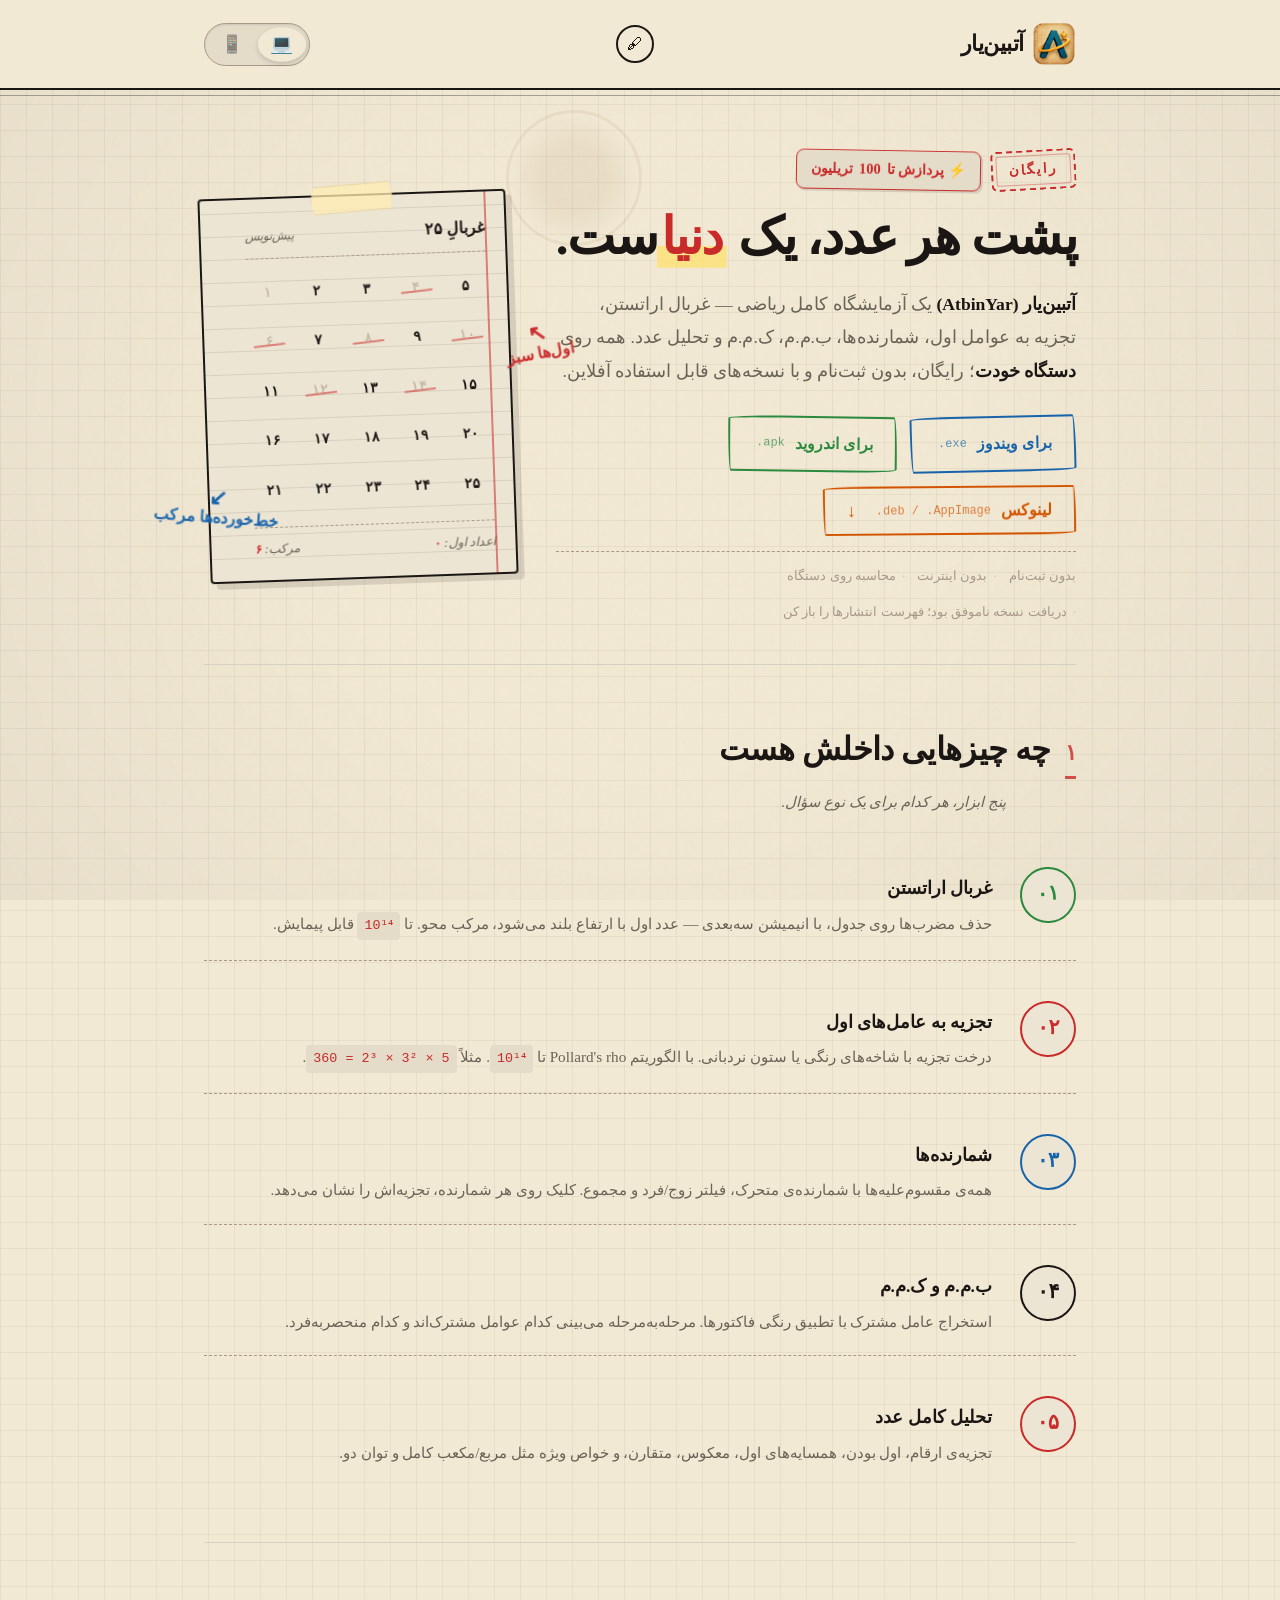
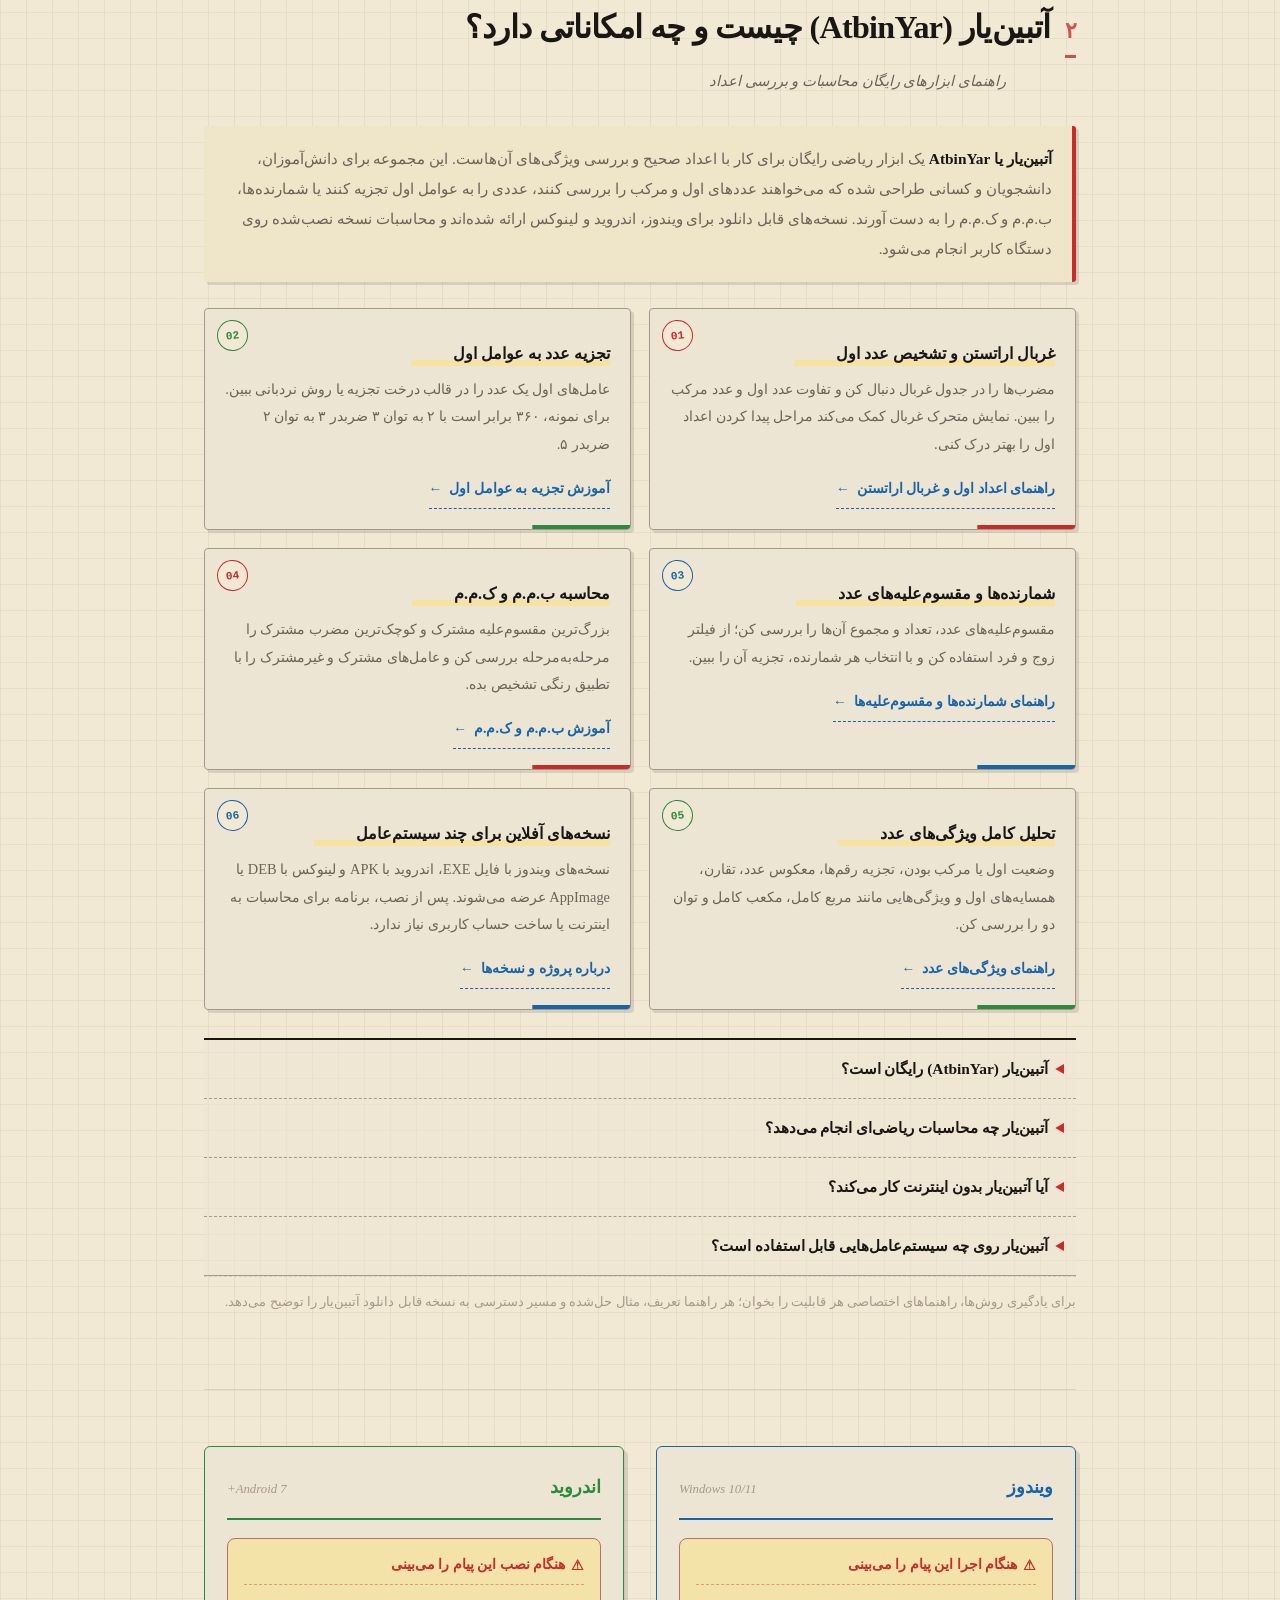
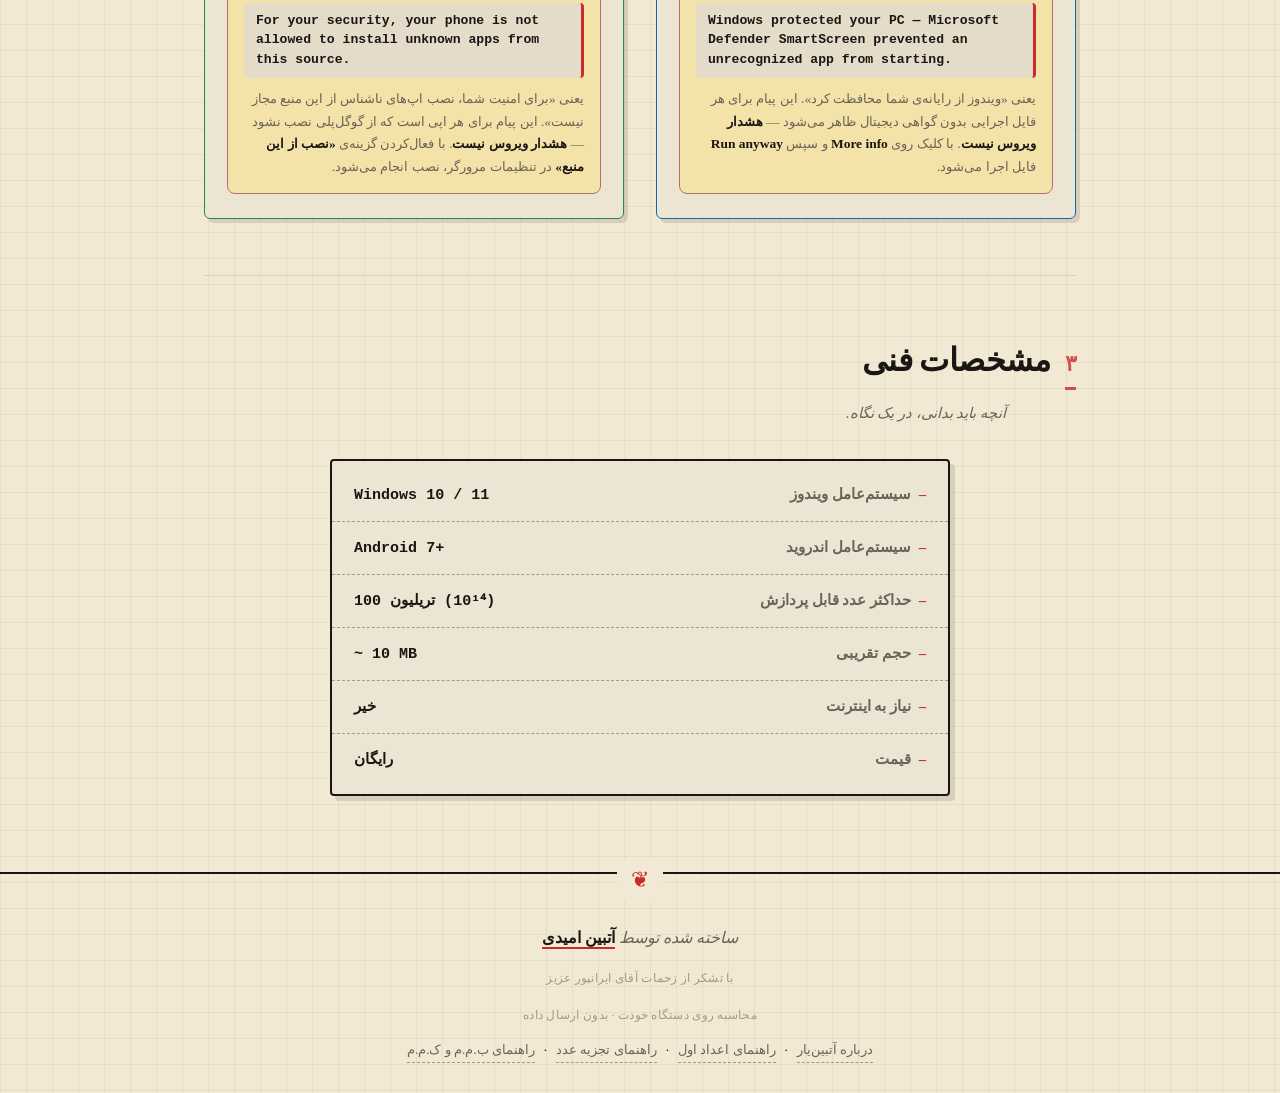
<file: index.html>
<!DOCTYPE html>
<html lang="fa" dir="rtl" data-mode="paper" data-view="desktop">
<head>
<meta charset="utf-8">
<meta name="viewport" content="width=device-width, initial-scale=1, viewport-fit=cover">
<title>آتبین‌یار (AtbinYar) | ابزار رایگان اعداد اول و تجزیه اعداد</title>
<meta name="description" content="آتبین‌یار (AtbinYar) ابزار رایگان ریاضی برای تشخیص اعداد اول، غربال اراتستن، تجزیه به عوامل اول، شمارنده‌ها، ب.م.م، ک.م.م و تحلیل عدد؛ با نسخه‌های آفلاین ویندوز، اندروید و لینوکس.">
<meta name="author" content="آتبین امیدی">
<meta name="robots" content="index, follow, max-image-preview:large, max-snippet:-1, max-video-preview:-1">
<link rel="canonical" href="https://atbinyar.ir/">
<meta name="theme-color" content="#071321">
<meta property="og:type" content="website">
<meta property="og:site_name" content="آتبین‌یار | AtbinYar">
<meta property="og:title" content="آتبین‌یار (AtbinYar) | ابزار رایگان اعداد اول و تجزیه اعداد">
<meta property="og:description" content="ابزار رایگان ریاضی برای اعداد اول، تجزیه عوامل اول، شمارنده‌ها، ب.م.م، ک.م.م و تحلیل عدد؛ نسخه‌های قابل دانلود برای Windows، Android و Linux.">
<meta property="og:url" content="https://atbinyar.ir/">
<meta property="og:locale" content="fa_IR">
<meta property="og:image" content="https://atbinyar.ir/assets/atbinyar-social.png">
<meta property="og:image:secure_url" content="https://atbinyar.ir/assets/atbinyar-social.png">
<meta property="og:image:type" content="image/png">
<meta property="og:image:width" content="1200">
<meta property="og:image:height" content="630">
<meta property="og:image:alt" content="آتبین‌یار AtbinYar، ابزار رایگان ریاضی برای اعداد اول و تجزیه اعداد">
<meta name="twitter:card" content="summary_large_image">
<meta name="twitter:title" content="آتبین‌یار (AtbinYar) | ابزار رایگان اعداد اول و تجزیه اعداد">
<meta name="twitter:description" content="غربال اراتستن، تجزیه عوامل اول، شمارنده‌ها، ب.م.م، ک.م.م و تحلیل عدد؛ با نسخه‌های آفلاین.">
<meta name="twitter:image" content="https://atbinyar.ir/assets/atbinyar-social.png">
<meta name="twitter:image:alt" content="آتبین‌یار، آزمایشگاه ریاضی دفترچه‌ای برای کار با اعداد">
<script type="application/ld+json">
{
  "@context": "https://schema.org",
  "@graph": [
    {
      "@type": "WebSite",
      "@id": "https://atbinyar.ir/#website",
      "url": "https://atbinyar.ir/",
      "name": "آتبین‌یار",
      "alternateName": [
        "AtbinYar",
        "آتبین یار"
      ],
      "inLanguage": "fa-IR",
      "publisher": {
        "@id": "https://atbinyar.ir/#creator"
      }
    },
    {
      "@type": "Person",
      "@id": "https://atbinyar.ir/#creator",
      "name": "آتبین امیدی"
    },
    {
      "@type": "WebPage",
      "@id": "https://atbinyar.ir/#webpage",
      "url": "https://atbinyar.ir/",
      "name": "آتبین‌یار (AtbinYar) | ابزار رایگان اعداد اول و تجزیه اعداد",
      "description": "معرفی قابلیت‌های آتبین‌یار، ابزار رایگان ریاضی برای تشخیص اعداد اول، تجزیه به عوامل اول، شمارنده‌ها، ب.م.م، ک.م.م و تحلیل عدد.",
      "inLanguage": "fa-IR",
      "isPartOf": {
        "@id": "https://atbinyar.ir/#website"
      },
      "mainEntity": {
        "@id": "https://atbinyar.ir/#application"
      },
      "primaryImageOfPage": {
        "@type": "ImageObject",
        "url": "https://atbinyar.ir/assets/atbinyar-social.png",
        "width": 1200,
        "height": 630
      }
    },
    {
      "@type": "SoftwareApplication",
      "@id": "https://atbinyar.ir/#application",
      "name": "آتبین‌یار",
      "alternateName": [
        "AtbinYar",
        "آتبین یار"
      ],
      "url": "https://atbinyar.ir/",
      "description": "ابزار رایگان ریاضی برای غربال اراتستن، تشخیص اعداد اول، تجزیه به عوامل اول، محاسبه شمارنده‌ها، ب.م.م و ک.م.م و تحلیل عدد. نسخه‌های نصب‌شده پس از دریافت و نصب، برای محاسبات به اینترنت نیاز ندارند.",
      "applicationCategory": "EducationalApplication",
      "operatingSystem": [
        "Windows 10",
        "Windows 11",
        "Android 7+",
        "Linux"
      ],
      "isAccessibleForFree": true,
      "inLanguage": "fa-IR",
      "softwareVersion": "1.15.0",
      "downloadUrl": "https://github.com/AtbeenLabs/MathLab-App/releases/latest",
      "author": {
        "@id": "https://atbinyar.ir/#creator"
      },
      "offers": {
        "@type": "Offer",
        "price": "0"
      },
      "featureList": [
        "غربال اراتستن و نمایش بصری اعداد اول و مرکب",
        "تجزیه عدد به عوامل اول با درخت تجزیه یا روش نردبانی",
        "فهرست شمارنده‌ها و مقسوم‌علیه‌ها، فیلتر زوج و فرد و محاسبه مجموع",
        "محاسبه مرحله‌به‌مرحله بزرگ‌ترین مقسوم‌علیه مشترک (ب.م.م) و کوچک‌ترین مضرب مشترک (ک.م.م)",
        "تحلیل عدد شامل تجزیه ارقام، معکوس عدد، تقارن، همسایه‌های اول، مربع کامل، مکعب کامل و توان دو",
        "نسخه‌های قابل دانلود برای ویندوز، اندروید و لینوکس",
        "اجرای نسخه‌های نصب‌شده بدون اینترنت و پردازش روی دستگاه کاربر"
      ]
    }
  ]
}
</script>

<link rel="icon" type="image/png" sizes="512x512" href="/favicon.png?v=3">
<link rel="apple-touch-icon" href="/icon_maskable_512.png?v=3">
<link rel="apple-touch-icon" href="/logo.png">
<link rel="preconnect" href="https://fonts.googleapis.com">
<link rel="preconnect" href="https://fonts.gstatic.com" crossorigin>
<link rel="stylesheet" href="https://fonts.googleapis.com/css2?family=Estedad:wght@300;400;500;600;700;800;900&family=Caveat:wght@400;700&display=swap">
<style>
:root[data-mode="paper"]{
  --bg:#f2e9d4;--surface:#ede5d3;--surface-2:#e4dbc9;
  --ink:#1a1614;--ink-mut:#6b6258;--ink-dim:#a89888;
  --red:#c92a2a;--blue:#1864ab;--green:#2b8a3e;--orange:#d35400;
  --line:#d8d0be;--line-strong:#a89888;
  --grid:rgba(26,22,20,.05);
  --highlight:rgba(255,224,102,.7);
  --shadow:rgba(26,22,20,.12);
  --tape:rgba(255,236,179,.75);
  --tape-border:rgba(200,180,130,.4);
  --coffee:rgba(139,90,43,.08);
}
:root[data-mode="chalk"]{
  --bg:#1a2820;--surface:#1c3323;--surface-2:#24432c;
  --ink:#e8e8d8;--ink-mut:#a8a890;--ink-dim:#6b7060;
  --red:#e57c7c;--blue:#6ec6f5;--green:#7fbf7f;--orange:#f39c12;
  --line:#2a4530;--line-strong:#3a5540;
  --grid:rgba(232,232,216,.04);
  --highlight:rgba(255,224,102,.2);
  --shadow:rgba(0,0,0,.4);
  --tape:rgba(200,180,130,.25);
  --tape-border:rgba(200,180,130,.3);
  --coffee:rgba(139,90,43,.05);
}
*{box-sizing:border-box;-webkit-tap-highlight-color:transparent}
html{scroll-behavior:smooth;scrollbar-width:thin;scrollbar-color:var(--line-strong) transparent}
::-webkit-scrollbar{width:8px}
::-webkit-scrollbar-thumb{background:var(--line-strong);border-radius:8px}
::-webkit-scrollbar-track{background:transparent}

body{
  margin:0;min-height:100vh;overflow-x:hidden;
  font-family:'Estedad',serif;line-height:1.8;color:var(--ink);
  background:var(--bg);
  background-image:
    linear-gradient(var(--grid) 1px,transparent 1px),
    linear-gradient(90deg,var(--grid) 1px,transparent 1px);
  background-size:26px 26px;
  transition:background-color .5s,color .5s;
  -webkit-font-smoothing:antialiased;
}
body::before{
  content:'';position:fixed;inset:0;pointer-events:none;z-index:1;
  background:radial-gradient(circle at 50% 50%,transparent 40%,var(--shadow) 130%);
  opacity:.5;
}
body::after{
  content:'';position:fixed;inset:0;pointer-events:none;z-index:1;opacity:.05;
  background-image:url("data:image/svg+xml,%3Csvg viewBox='0 0 200 200' xmlns='http://www.w3.org/2000/svg'%3E%3Cfilter id='n'%3E%3CfeTurbulence type='fractalNoise' baseFrequency='.9' numOctaves='3' /%3E%3C/filter%3E%3Crect width='200' height='200' filter='url(%23n)' opacity='.6'/%3E%3C/svg%3E");
  mix-blend-mode:multiply;
}
:root[data-mode="chalk"] body::after{opacity:.08;mix-blend-mode:overlay}
.wrap{max-width:920px;margin:0 auto;padding:0 24px;position:relative;z-index:2}

/* ================ NAMEPLATE ================ */
.nameplate{
  padding:22px 0;border-bottom:2px solid var(--ink);position:relative;z-index:5;
  background:var(--bg);transition:background .5s;
  animation:nameplateIn .7s cubic-bezier(.34,1.56,.64,1) both;
}
@keyframes nameplateIn{ from{transform:translateY(-20px);opacity:0;} }
.nameplate::after{
  content:'';position:absolute;left:0;right:0;bottom:-8px;height:1px;
  background:var(--ink);opacity:.35;
  animation:underlineIn 1.2s cubic-bezier(.65,0,.35,1) .3s both;
}
@keyframes underlineIn{ from{transform:scaleX(0);transform-origin:right;} to{transform:scaleX(1);transform-origin:right;} }

/* Header Layout */
.np-in{display:flex;align-items:center;justify-content:space-between;gap:16px;flex-wrap:nowrap}

/* Brand (Logo + Text) */
.np-brand{display:flex;align-items:center;gap:8px;flex-shrink:0;}

.np-logo {
  height: 44px;
  width: auto;
  max-width: 140px;
  object-fit: contain;
  display: inline-block;
}

.np-symbol{
  font-size:1.8rem;font-weight:900;line-height:1;color:var(--red);font-family:serif;
  display:none;animation:symbolWiggle 3s ease-in-out infinite;
}
@keyframes symbolWiggle{ 0%,100%{transform:rotate(-4deg);} 50%{transform:rotate(4deg);} }
.np-name{
  font-size:1.4rem;font-weight:900;letter-spacing:-.02em;
  animation:fadeSlide .7s cubic-bezier(.34,1.56,.64,1) .15s both;
}
@keyframes fadeSlide{ from{opacity:0;transform:translateX(15px);} }

/* Toggle View Buttons */
.view-toggle {
  display: flex; gap: 4px; background: var(--surface-2); padding: 4px;
  border-radius: 99px; border: 1px solid var(--line-strong);
  margin: 0;
  box-shadow: inset 0 1px 2px rgba(0,0,0,0.1);
  flex-shrink:0;
}
.view-btn {
  background: transparent; border: 0; font-size: 1.1rem;
  cursor: pointer; padding: 6px 12px; border-radius: 50%;
  transition: all .3s cubic-bezier(.34,1.56,.64,1); opacity: .4;
}
.view-btn:hover { opacity: .8; }
.view-btn.active { opacity: 1; background: var(--bg); box-shadow: 0 2px 5px rgba(0,0,0,0.15); transform: scale(1.05); }

.theme-btn{
  width:38px;height:38px;border-radius:50%;border:2px solid var(--ink);
  background:transparent;color:var(--ink);cursor:pointer;font-size:1rem;
  display:grid;place-items:center;flex-shrink:0;
  margin: 0;
  transition:transform .3s cubic-bezier(.34,1.56,.64,1),background .25s,color .25s;
}
.theme-btn:hover{ background:var(--ink);color:var(--bg);transform:rotate(-15deg) scale(1.08); }
.theme-btn:active{ transform:rotate(-180deg) scale(.92); transition-duration:.15s; }

/* ================ COVER / HERO ================ */
.cover{padding:60px 0 40px;position:relative}
.cover-grid{display:grid;grid-template-columns:1fr 1fr;gap:44px;align-items:center}
.cover-text{position:relative}
.cover-text::before{
  content:'';position:absolute;width:130px;height:130px;border-radius:50%;
  background:radial-gradient(circle,var(--coffee) 35%,transparent 70%);
  border:3px solid var(--coffee);top:-40px;left:-50px;pointer-events:none;
  opacity:0;animation:coffeeAppear 2s ease-out .8s forwards;z-index:-1;
}
@keyframes coffeeAppear{ 0%{opacity:0;transform:scale(.6);} 60%{opacity:1;transform:scale(1.05);} 100%{opacity:1;transform:scale(1);} }

.badge-row { display: flex; gap: 10px; flex-wrap: wrap; margin-bottom: 16px; }
.stamp-free{
  display:inline-block;padding:6px 16px;
  border:2px dashed var(--red);border-radius:6px;
  color:var(--red);font-weight:900;font-size:.85rem;letter-spacing:.15em;
  position:relative;text-transform:uppercase;
  animation:stampIn .7s cubic-bezier(.34,1.56,.64,1) .2s both;
  transform-origin:center;transition:transform .3s cubic-bezier(.34,1.56,.64,1);
}
.stamp-free:hover{ transform:scale(1.06) rotate(-6deg); }
@keyframes stampIn{ 0%{opacity:0;transform:scale(2.5) rotate(-20deg);} 60%{opacity:1;transform:scale(.92) rotate(-2deg);} 100%{opacity:1;transform:scale(1) rotate(-3deg);} }
.stamp-free::before{ content:'';position:absolute;inset:3px;border-radius:3px;border:1px solid var(--red);opacity:.4; }

.capacity-badge {
  display: inline-flex; align-items: center; gap: 6px;
  background: var(--surface-2); border: 1.5px solid var(--red);
  color: var(--red); padding: 6px 14px; border-radius: 8px;
  font-weight: 800; font-size: 0.9rem;
  animation: fadeUp .8s cubic-bezier(.34,1.56,.64,1) .35s both;
  box-shadow: 2px 2px 0 var(--shadow);
  transform: rotate(1deg);
}

.cover h1{
  font-size:clamp(1.4rem,5.2vw,3.2rem);font-weight:900;line-height:1.2;
  letter-spacing:-.03em;margin:0 0 20px;color:var(--ink);
  white-space:nowrap;animation:fadeUp .8s cubic-bezier(.34,1.56,.64,1) .3s both;
}
@keyframes fadeUp{ from{opacity:0;transform:translateY(20px);} }
.cover h1 em{
  font-style:normal;color:var(--red);
  background-image:linear-gradient(transparent 65%,var(--highlight) 65%);
  background-repeat:no-repeat;background-position:right center;background-size:100% 100%;
  padding:0 4px;display:inline-block;animation:highlightIn 1s ease-out .9s both;
}
@keyframes highlightIn{ 0%{background-size:0% 100%;} 100%{background-size:100% 100%;} }
.cover-lead{
  font-size:clamp(1rem,2.3vw,1.1rem);color:var(--ink-mut);
  margin:0 0 28px;max-width:32em;line-height:1.9;
  animation:fadeUp .8s cubic-bezier(.34,1.56,.64,1) .45s both;
}
.cover-lead b{color:var(--ink);font-weight:800}

/* ============ DOWNLOAD BUTTONS ============ */
.dl-row{display:flex;gap:14px;flex-wrap:wrap;margin-bottom:16px;align-items:flex-start;}
.dl-btn{
  display:inline-flex;align-items:center;gap:10px;padding:12px 22px;
  border:2px solid var(--ink);background:transparent;
  text-decoration:none;font-weight:800;font-size:.98rem;cursor:pointer;
  border-radius:255px 15px 225px 15px / 15px 225px 15px 255px;
  position:relative;transform:rotate(-1.2deg) translateY(0) scale(1);
  transition:transform .3s cubic-bezier(.34,1.56,.64,1),background .3s ease,color .3s ease,box-shadow .4s cubic-bezier(.34,1.56,.64,1),border-color .3s ease;
  animation:btnPop .55s cubic-bezier(.34,1.56,.64,1) .65s backwards;
  font-family: inherit;
}
@keyframes btnPop{ from{opacity:0;filter:blur(3px);} }
.dl-btn.win{ color:var(--blue);border-color:var(--blue); }
.dl-btn.and{ color:var(--green);border-color:var(--green);transform:rotate(.8deg); }
.dl-btn.linux-btn { color: var(--orange); border-color: var(--orange); transform: rotate(-0.5deg); z-index: 10; }
.dl-btn:hover{ color:#fff !important; transform:rotate(0deg) translateY(-4px) scale(1.05); }
.dl-btn.win:hover{ background:var(--blue);box-shadow:4px 5px 0 color-mix(in srgb,var(--blue) 55%,#000); }
.dl-btn.and:hover{ background:var(--green);box-shadow:4px 5px 0 color-mix(in srgb,var(--green) 55%,#000); }
.dl-btn.linux-btn:hover{ background:var(--orange);box-shadow:4px 5px 0 color-mix(in srgb,var(--orange) 55%,#000); }

/* انیمیشن کلیک (فشرده شدن فیزیکی) */
.dl-btn:active, .linux-opt:active { 
  transform:rotate(0deg) translateY(4px) scale(0.92) !important;
  box-shadow:1px 1px 0 var(--line-strong) !important;
  transition-duration:.1s !important; 
}
.dl-btn .tag{font-size:.75rem;opacity:.7;font-weight:500;margin-inline-start:4px; font-family: ui-monospace, monospace;}
.dl-btn .arrow { margin-inline-start: 6px; transition: transform 0.3s ease; font-size: 1.1rem; }
.dl-btn.open .arrow { transform: rotate(180deg); }

/* ============ LINUX DROPDOWN (ROPE & FALL) ============ */
.linux-container {
  position: relative;
  display: flex;
  flex-direction: column;
  align-items: stretch;
}

/* 🔥 کلید حل مشکل سرریز: استفاده از width: 0 و min-width: 100% */
.linux-dropdown {
  display: grid;
  grid-template-rows: 0fr;
  transition: grid-template-rows 0.3s cubic-bezier(0.34, 1.56, 0.64, 1);
  width: 0; 
  min-width: 100%; 
  overflow: hidden;
}
.linux-dropdown.open {
  grid-template-rows: 1fr;
  transition: grid-template-rows 0.6s cubic-bezier(0.34, 1.56, 0.64, 1);
}
.linux-dropdown-inner {
  min-height: 0;
  display: flex;
  flex-direction: column;
  align-items: center;
  padding-top: 0;
}

/* طناب‌ها */
.rope-wrapper {
  width: 6px;
  height: 0;
  display: flex;
  justify-content: center;
  position: relative;
  z-index: 1;
  transition: height 0.3s cubic-bezier(0.34, 1.56, 0.64, 1);
}

.rope {
  width: 100%;
  height: 100%;
  background: repeating-linear-gradient(
    45deg,
    #8b5a2b,
    #8b5a2b 4px,
    #d4a373 4px,
    #d4a373 8px
  );
  box-shadow: inset -1px 0 2px rgba(0,0,0,0.4), inset 1px 0 2px rgba(255,255,255,0.2);
  border-radius: 3px;
  transform-origin: top center;
  transform: scaleY(0);
  transition: transform 0.3s cubic-bezier(0.34, 1.56, 0.64, 1);
}

/* کارت‌ها */
.linux-opt {
  display: flex;
  align-items: center;
  justify-content: space-between;
  width: 100%;
  max-width: 100%;
  padding: 12px 14px;
  background: var(--surface);
  border: 1.5px solid var(--orange);
  border-radius: 255px 15px 225px 15px / 15px 225px 15px 255px;
  text-decoration: none;
  color: var(--ink);
  font-size: 0.85rem;
  font-weight: 700;
  box-shadow: 3px 3px 0 var(--shadow);
  box-sizing: border-box;
  
  position: relative;
  z-index: 2;
  
  transform: translateY(-30px) scale(0.8) rotate(-10deg);
  opacity: 0;
  transition: transform 0.4s cubic-bezier(0.34, 1.56, 0.64, 1), opacity 0.3s ease;
}

.linux-opt .opt-text {
  flex: 1;
  text-align: right;
  line-height: 1.5;
  overflow-wrap: anywhere;
  word-break: break-word;
  min-width: 0;
}

/* ======== OPEN ANIMATION (ترتیب: طناب ۱، کارت ۱، طناب ۲، کارت ۲) ======== */
.linux-dropdown.open .rope-wrapper:nth-child(1) {
  height: 30px;
  transition-delay: 0s;
}
.linux-dropdown.open .rope-wrapper:nth-child(1) .rope {
  transform: scaleY(1);
  transition-delay: 0s;
}

.linux-dropdown.open .linux-opt:nth-child(2) {
  transform: translateY(0) scale(1) rotate(-1deg);
  opacity: 1;
  transition-delay: 0.15s;
}

.linux-dropdown.open .rope-wrapper:nth-child(3) {
  height: 30px;
  transition-delay: 0.35s;
}
.linux-dropdown.open .rope-wrapper:nth-child(3) .rope {
  transform: scaleY(1);
  transition-delay: 0.35s;
}

.linux-dropdown.open .linux-opt:nth-child(4) {
  transform: translateY(0) scale(1) rotate(1.5deg);
  opacity: 1;
  transition-delay: 0.5s;
}

/* ======== CLOSE ANIMATION (کشیده شدن به بالا به ترتیب برعکس) ======== */
.linux-dropdown:not(.open) .linux-opt:nth-child(4) {
  transform: translateY(-30px) scale(0.8) rotate(10deg);
  opacity: 0;
  transition-delay: 0s;
}
.linux-dropdown:not(.open) .rope-wrapper:nth-child(3) {
  height: 0;
  transition-delay: 0.15s;
}
.linux-dropdown:not(.open) .rope-wrapper:nth-child(3) .rope {
  transform: scaleY(0);
  transition-delay: 0.15s;
}

.linux-dropdown:not(.open) .linux-opt:nth-child(2) {
  transform: translateY(-30px) scale(0.8) rotate(-10deg);
  opacity: 0;
  transition-delay: 0.3s;
}

.linux-dropdown:not(.open) .rope-wrapper:nth-child(1) {
  height: 0;
  transition-delay: 0.45s;
}
.linux-dropdown:not(.open) .rope-wrapper:nth-child(1) .rope {
  transform: scaleY(0);
  transition-delay: 0.45s;
}

/* استایل هاور */
.linux-opt:hover {
  transform: translateY(-2px) rotate(0deg) scale(1.02) !important;
  border-color: var(--orange);
  background: color-mix(in srgb, var(--orange) 10%, var(--surface));
  box-shadow: 4px 4px 0 var(--shadow);
}
.linux-opt .tag {
  font-family: ui-monospace, monospace; color: #fff;
  background: var(--orange); padding: 3px 8px; border-radius: 4px; font-size: 0.75rem;
  border: 1px solid var(--orange);
  flex-shrink: 0;
  margin-inline-start: 8px;
}

/* ============ META LINE ============ */
.meta-line{
  font-size:.82rem;color:var(--ink-dim);font-weight:500;
  padding-top:12px;border-top:1px dashed var(--line-strong);
  display:flex;gap:12px;flex-wrap:wrap;animation:fadeUp .8s cubic-bezier(.34,1.56,.64,1) .9s both;
}
.meta-line span::before{content:'·';margin-inline-end:6px;opacity:.5}
.meta-line span:first-child::before{display:none}

/* ================ SKETCH ================ */
.sketch-wrap{position:relative;transform:rotate(-2deg);animation:sketchIn 1s cubic-bezier(.34,1.56,.64,1) .5s both}
@keyframes sketchIn{ 0%{opacity:0;transform:rotate(-8deg) translateX(-30px) scale(.9);} 100%{opacity:1;transform:rotate(-2deg) translateX(0) scale(1);} }
.sketch{
  background:var(--surface);background-image:repeating-linear-gradient(0deg,transparent,transparent 22px,var(--line) 22px,var(--line) 23px);
  border:2px solid var(--ink);border-radius:4px;padding:22px 20px 20px 44px;
  position:relative;box-shadow:6px 6px 0 var(--shadow);
  transition:transform .4s cubic-bezier(.34,1.56,.64,1),box-shadow .4s cubic-bezier(.34,1.56,.64,1);
}
.sketch:hover{ transform:translateY(-4px) rotate(-.4deg);box-shadow:8px 10px 0 var(--shadow); }
.sketch::before{ content:'';position:absolute;right:18px;top:0;bottom:0;width:1.5px;background:var(--red);opacity:.55; }
.sketch::after{
  content:'';position:absolute;width:80px;height:26px;background:var(--tape);border:1px solid var(--tape-border);
  top:-12px;left:50%;transform:translateX(-50%) rotate(-3deg);box-shadow:0 1px 3px rgba(0,0,0,.08);z-index:5;
  clip-path:polygon(4% 0%,96% 0%,100% 50%,96% 100%,4% 100%,0% 50%);animation:tapeIn .5s cubic-bezier(.34,1.56,.64,1) 1.3s both;
}
@keyframes tapeIn{ 0%{opacity:0;transform:translateX(-50%) rotate(-8deg) translateY(-10px);} 100%{opacity:1;transform:translateX(-50%) rotate(-3deg) translateY(0);} }
.sketch-head{ display:flex;justify-content:space-between;align-items:baseline;margin-bottom:14px;padding-bottom:8px;border-bottom:1px dashed var(--line-strong); }
.sketch-head .nb-title{font-weight:800;font-size:1rem}
.sketch-head .nb-sub{font-size:.75rem;color:var(--ink-mut);font-style:italic}

.sieve-grid{ display:grid;grid-template-columns:repeat(5,1fr);gap:8px;direction:ltr;margin-bottom:14px; }
.sieve-grid span{ aspect-ratio:1;display:grid;place-items:center;font-size:.9rem;font-weight:700;font-family:ui-monospace,monospace;color:var(--ink);position:relative;transition:color .3s ease,opacity .3s ease; }
.sieve-grid span.nb-p{ color:var(--green);border:2px solid var(--green);border-radius:50%;font-weight:900;animation:circleIn .55s cubic-bezier(.34,1.56,.64,1) forwards; }
@keyframes circleIn{ 0%{transform:rotate(0) scale(.35);opacity:0;} 60%{transform:rotate(-6deg) scale(1.15);opacity:1;} 100%{transform:rotate(-4deg) scale(1);opacity:1;} }
.sieve-grid span.nb-x{ color:var(--ink-dim);opacity:.55; }
.sieve-grid span.nb-one{ color:var(--ink-dim);opacity:.55; }
.sieve-grid span.nb-x::after{ content:'';position:absolute;top:50%;left:12%;right:12%;height:2px;background:var(--red);border-radius:1px;transform-origin:right center;animation:strikeDraw .4s cubic-bezier(.65,0,.35,1) forwards; }
@keyframes strikeDraw{ 0%{transform:rotate(-5deg) scaleX(0);} 100%{transform:rotate(-5deg) scaleX(1);} }
.sketch-foot{ display:flex;justify-content:space-between;align-items:center;padding-top:10px;border-top:1px dashed var(--line-strong);font-size:.78rem;color:var(--ink-mut);font-style:italic; }
.sketch-foot b{color:var(--red);font-weight:800;font-style:normal}

.sketch-annot{ position:absolute;font-family:'Caveat','Estedad',cursive;font-weight:700;color:var(--red);font-size:1rem;line-height:1.2;pointer-events:none; }
.sketch-annot.a1{top:35%;right:-64px;transform:rotate(-8deg);text-align:center;animation:inkIn .6s ease-out 1.6s both;}
.sketch-annot.a2{bottom:14%;left:-56px;transform:rotate(6deg);color:var(--blue);animation:inkIn .6s ease-out 2.2s both;}
@keyframes inkIn{ 0%{opacity:0;filter:blur(4px);} 60%{opacity:1;filter:blur(1px);} 100%{opacity:1;filter:blur(0);} }
.sketch-annot.a1::before{content:'↖';display:block;font-size:1.4rem;line-height:1}
.sketch-annot.a2::before{content:'↙';display:block;font-size:1.4rem;line-height:1;text-align:center}

/* ================ SECTIONS ================ */
section{padding:56px 0;position:relative}
section + section{border-top:1px solid var(--line)}

.chapter{ display:flex;align-items:baseline;gap:14px;margin:0 0 32px;font-size:clamp(1.4rem,4vw,2rem);font-weight:900;letter-spacing:-.02em; }
.chapter::before{ content:attr(data-n);font-family:ui-monospace,monospace;font-weight:900;font-size:.7em;color:var(--red);opacity:.8;border-bottom:3px solid var(--red);padding-bottom:2px;flex-shrink:0; }
.chapter-sub{ font-size:.92rem;color:var(--ink-mut);font-style:italic;margin:-22px 0 32px;padding-inline-start:70px; }

/* Scroll Reveal Animations */
.js-reveal .chapter, .js-reveal .chapter-sub, .js-reveal .fig, .js-reveal .recipe-col, .js-reveal .specs-list, .js-reveal .seo-content > p, .js-reveal .seo-feature, .js-reveal .seo-faq, .js-reveal .seo-keyphrases {
  opacity:0;transform:translateY(24px) rotate(-.5deg);
  transition: opacity .8s cubic-bezier(.34,1.56,.64,1), transform .8s cubic-bezier(.34,1.56,.64,1);
}
.js-reveal .chapter.in-view, .js-reveal .chapter-sub.in-view, .js-reveal .fig.in-view, .js-reveal .recipe-col.in-view, .js-reveal .specs-list.in-view, .js-reveal .seo-content > p.in-view, .js-reveal .seo-feature.in-view, .js-reveal .seo-faq.in-view, .js-reveal .seo-keyphrases.in-view {
  opacity:1;transform:none;
}
.js-reveal .fig:nth-child(1){transition-delay:.05s}
.js-reveal .fig:nth-child(2){transition-delay:.12s}
.js-reveal .fig:nth-child(3){transition-delay:.19s}
.js-reveal .fig:nth-child(4){transition-delay:.26s}
.js-reveal .fig:nth-child(5){transition-delay:.33s}
.js-reveal .seo-feature:nth-child(1){transition-delay:.04s}
.js-reveal .seo-feature:nth-child(2){transition-delay:.10s}
.js-reveal .seo-feature:nth-child(3){transition-delay:.16s}
.js-reveal .seo-feature:nth-child(4){transition-delay:.22s}
.js-reveal .seo-feature:nth-child(5){transition-delay:.28s}
.js-reveal .seo-feature:nth-child(6){transition-delay:.34s}
.js-reveal .recipe-col.win{transition-delay:.05s}
.js-reveal .recipe-col.and{transition-delay:.15s}

/* ================ FEATURES ================ */
.figs{display:grid;gap:20px}
.fig{
  display:grid;grid-template-columns:64px 1fr;gap:20px;
  padding:20px 0;border-bottom:1px dashed var(--line-strong);
  align-items:flex-start;cursor:default;
  transition:padding .4s cubic-bezier(.34,1.56,.64,1), background-color .3s ease, border-radius .3s;
}
.fig:last-child{border-bottom:0}
.fig:hover{ padding-inline-start:12px; background-color:var(--surface-2); border-radius:8px; }
.fig:active{ opacity:.85; }

.fig-num{
  width:56px;height:56px;border-radius:50%;border:2px solid var(--ink);
  display:grid;place-items:center;font-weight:900;font-size:1.3rem;
  font-family:ui-monospace,monospace;background:var(--surface);flex-shrink:0;
  --base-rot:0deg; transform:rotate(var(--base-rot)) scale(1);
  transition:transform .4s cubic-bezier(.34,1.56,.64,1), background-color .3s ease;
}
:where(.fig:nth-child(1)) .fig-num{--base-rot:-3deg;border-color:var(--green);color:var(--green);}
:where(.fig:nth-child(2)) .fig-num{--base-rot:2deg;border-color:var(--red);color:var(--red);}
:where(.fig:nth-child(3)) .fig-num{--base-rot:-1deg;border-color:var(--blue);color:var(--blue);}
:where(.fig:nth-child(4)) .fig-num{--base-rot:2deg;border-color:var(--ink);color:var(--ink);}
:where(.fig:nth-child(5)) .fig-num{--base-rot:-2deg;border-color:var(--red);color:var(--red);}

.fig:hover .fig-num{ transform:rotate(calc(var(--base-rot) - 8deg)) scale(1.14);background-color:var(--bg); }
.fig:active .fig-num{ transform:rotate(var(--base-rot)) scale(.94);transition-duration:.15s; }

.fig-body h3{ margin:6px 0 6px;font-size:1.1rem;font-weight:800;color:var(--ink); }
.fig-body p{margin:0;color:var(--ink-mut);font-size:.95rem;line-height:1.75}
.fig-body code{ font-family:ui-monospace,monospace;background:var(--surface-2);padding:2px 7px;border-radius:4px;font-size:.88em;direction:ltr;display:inline-block;color:var(--red); }

/* ================ SEO / ABOUT CONTENT ================ */
.seo-content{color:var(--ink-mut);font-size:.96rem;line-height:1.95}
.seo-content > p{margin:0 0 18px}
.seo-content > p:first-child{
  padding:18px 20px;background:color-mix(in srgb,var(--surface) 88%,var(--highlight));
  border-right:4px solid var(--red);border-radius:3px;box-shadow:3px 3px 0 var(--shadow);
  transition:transform .35s cubic-bezier(.34,1.56,.64,1),box-shadow .35s ease;
}
.seo-content > p:first-child:hover{transform:translateY(-2px);box-shadow:5px 6px 0 var(--shadow)}
.seo-content strong{color:var(--ink);font-weight:800}
.seo-feature-grid{display:grid;grid-template-columns:repeat(2,minmax(0,1fr));gap:18px;margin:26px 0}
.seo-feature{
  position:relative;isolation:isolate;overflow:hidden;min-height:160px;padding:23px 20px 20px;
  border:1.5px solid var(--line-strong);border-radius:4px;
  background:linear-gradient(135deg,color-mix(in srgb,var(--surface) 92%,var(--bg)),var(--surface));
  box-shadow:3px 3px 0 var(--shadow);transform:translateY(0) rotate(var(--seo-tilt,0deg));
  transition:transform .42s cubic-bezier(.34,1.56,.64,1),box-shadow .4s cubic-bezier(.34,1.56,.64,1),border-color .3s ease,background-color .3s ease;
}
.seo-feature:nth-child(odd){--seo-tilt:-.25deg}
.seo-feature:nth-child(even){--seo-tilt:.25deg}
.seo-feature::before{
  position:absolute;top:11px;left:12px;width:29px;height:29px;display:grid;place-items:center;
  border:1.5px solid var(--red);border-radius:50%;font:900 .7rem ui-monospace,monospace;color:var(--red);
  background:var(--bg);transform:rotate(-7deg);transition:transform .35s cubic-bezier(.34,1.56,.64,1),background .3s ease;
}
.seo-feature:nth-child(1)::before{content:'01'}
.seo-feature:nth-child(2)::before{content:'02';border-color:var(--green);color:var(--green)}
.seo-feature:nth-child(3)::before{content:'03';border-color:var(--blue);color:var(--blue)}
.seo-feature:nth-child(4)::before{content:'04'}
.seo-feature:nth-child(5)::before{content:'05';border-color:var(--green);color:var(--green)}
.seo-feature:nth-child(6)::before{content:'06';border-color:var(--blue);color:var(--blue)}
.seo-feature::after{content:'';position:absolute;right:0;bottom:0;width:42%;height:4px;background:var(--red);transform:scaleX(.55);transform-origin:right;transition:transform .4s cubic-bezier(.34,1.56,.64,1)}
.seo-feature:nth-child(2)::after,.seo-feature:nth-child(5)::after{background:var(--green)}
.seo-feature:nth-child(3)::after,.seo-feature:nth-child(6)::after{background:var(--blue)}
.seo-feature:hover{transform:translateY(-5px) rotate(0deg);box-shadow:6px 8px 0 var(--shadow);border-color:var(--red)}
.js-reveal .seo-feature.in-view:hover{transform:translateY(-5px) rotate(0deg);box-shadow:6px 8px 0 var(--shadow);border-color:var(--red)}
.seo-feature:hover::before{transform:rotate(0deg) scale(1.08);background:var(--highlight)}
.seo-feature:hover::after{transform:scaleX(1)}
.seo-feature h3{margin:8px 0 9px;padding-left:42px;font-size:1rem;font-weight:900;color:var(--ink);line-height:1.7;position:relative;display:inline-block}
.seo-feature h3::after{content:'';position:absolute;right:0;bottom:1px;width:100%;height:6px;background:var(--highlight);opacity:.65;z-index:-1;transition:height .3s ease,opacity .3s ease}
.seo-feature:hover h3::after{height:10px;opacity:.9}
.seo-feature p{margin:0;font-size:.9rem;line-height:1.9;color:var(--ink-mut)}
.seo-feature-link{display:inline-flex;align-items:center;gap:7px;margin-top:13px;padding:5px 0;color:var(--blue);font-size:.86rem;font-weight:800;text-decoration:none;border-bottom:1px dashed currentColor;transition:gap .25s ease,color .25s ease,border-color .25s ease}
.seo-feature-link:hover{gap:12px;color:var(--red);border-bottom-style:solid}
.seo-feature-link:focus-visible{outline:2px solid var(--blue);outline-offset:4px;border-radius:2px}
@media (prefers-reduced-motion:reduce){.seo-feature-link{transition:none!important}}
.seo-faq{margin-top:28px;border-top:2px solid var(--ink);border-bottom:1px solid var(--line-strong);background:color-mix(in srgb,var(--surface) 48%,transparent)}
.seo-faq details{border-bottom:1px dashed var(--line-strong);padding:14px 12px;transition:background-color .3s ease,padding .3s cubic-bezier(.34,1.56,.64,1)}
.seo-faq details:last-child{border-bottom:0}
.seo-faq details:hover{background:color-mix(in srgb,var(--highlight) 22%,transparent)}
.seo-faq details[open]{background:color-mix(in srgb,var(--highlight) 26%,transparent);padding-inline:16px}
.seo-faq summary{cursor:pointer;font-weight:800;color:var(--ink);transition:color .25s ease}
.seo-faq summary:hover,.seo-faq details[open] summary{color:var(--red)}
.seo-faq summary::marker{color:var(--red)}
.seo-faq details p{margin:8px 0 0;color:var(--ink-mut);font-size:.9rem;line-height:1.9}
.seo-faq details[open] p{animation:faqAnswerIn .32s ease both}
@keyframes faqAnswerIn{from{opacity:0;transform:translateY(7px)}to{opacity:1;transform:translateY(0)}}
.seo-keyphrases{font-size:.82rem;color:var(--ink-dim);margin-top:18px;padding-top:12px;border-top:1px dashed var(--line);}
@media (prefers-reduced-motion:reduce){.seo-feature,.seo-feature::before,.seo-feature::after,.seo-faq details,.seo-content > p:first-child{transition:none!important}.seo-faq details[open] p{animation:none!important}}

/* ================ INSTALL ================ */
.recipe{ display:grid;grid-template-columns:1fr 1fr;gap:32px;align-items:stretch; }
.recipe-col{
  background:var(--surface);border:1px solid var(--line-strong);border-radius:6px;padding:24px 22px;
  box-shadow:4px 4px 0 var(--shadow);display:flex;flex-direction:column;
  translate:0 0;rotate:0deg;
  transition:translate .4s cubic-bezier(.34,1.56,.64,1), rotate .4s cubic-bezier(.34,1.56,.64,1), box-shadow .4s cubic-bezier(.34,1.56,.64,1), border-color .3s ease;
}
.recipe-col:hover{ translate:0 -5px;rotate:.5deg;box-shadow:7px 9px 0 var(--shadow); }
.recipe-col:active{ translate:0 -1px;rotate:0deg;box-shadow:2px 2px 0 var(--shadow);transition-duration:.15s; }
.recipe-col.win{border-color:var(--blue)}
.recipe-col.and{border-color:var(--green)}
.recipe-head{ display:flex;align-items:baseline;gap:10px;margin-bottom:18px;padding-bottom:14px;border-bottom:2px solid var(--line-strong); }
.recipe-col.win .recipe-head{border-color:var(--blue)} .recipe-col.win .recipe-head h3{color:var(--blue)}
.recipe-col.and .recipe-head{border-color:var(--green)} .recipe-col.and .recipe-head h3{color:var(--green)}
.recipe-head h3{margin:0;font-size:1.15rem;font-weight:900}
.recipe-head small{font-size:.8rem;color:var(--ink-dim);font-weight:500;margin-inline-start:auto;font-style:italic}

.warning-box{
  background:color-mix(in srgb,var(--highlight) 55%,var(--surface));border:1px solid color-mix(in srgb,var(--red) 35%,var(--line-strong));
  border-radius:8px;padding:14px 16px;font-size:.88rem;color:var(--ink);line-height:1.75;flex:1;
  transform:scale(1);transition:transform .4s cubic-bezier(.34,1.56,.64,1), border-color .3s ease;
}
.warning-box:hover{ border-color:color-mix(in srgb,var(--red) 60%,var(--line-strong));transform:scale(1.015); }
.warning-box:active{ transform:scale(.985);transition-duration:.15s; }
.warning-box .warn-label{ display:inline-flex;align-items:center;gap:6px;font-weight:900;color:var(--red);font-size:.85rem;margin-bottom:10px;padding-bottom:6px;border-bottom:1px dashed color-mix(in srgb,var(--red) 40%,transparent);width:100%; }
.warning-box .warn-label::before{content:'⚠';font-size:1.05em}
.warning-box .warn-quote{ display:block;font-family:ui-monospace,monospace;background:var(--surface-2);border-right:3px solid var(--red);padding:8px 12px;margin:8px 0 10px;border-radius:4px;font-size:.82rem;direction:ltr;text-align:left;color:var(--ink);font-weight:600;line-height:1.5; }
.warning-box .warn-explain{ display:block;color:var(--ink-mut);font-size:.84rem;line-height:1.7; }
.warning-box .warn-explain b{color:var(--ink);font-weight:800}

/* ================ SPECS ================ */
.specs-list{ max-width:620px;margin:0 auto;background:var(--surface);border:2px solid var(--ink);border-radius:4px;padding:8px 0;box-shadow:5px 5px 0 var(--shadow);transition:box-shadow .4s cubic-bezier(.34,1.56,.64,1); }
.specs-list:hover{ box-shadow:7px 7px 0 var(--shadow); }
.spec-row{
  display:grid;grid-template-columns:1fr auto;gap:14px;padding:12px 22px;border-bottom:1px dashed var(--line-strong);
  align-items:baseline;cursor:default;transition:padding .3s cubic-bezier(.34,1.56,.64,1), background-color .3s ease;
}
.spec-row:hover{ padding-inline-start:30px;background-color:color-mix(in srgb,var(--highlight) 25%,transparent); }
.spec-row:active{ background-color:color-mix(in srgb,var(--highlight) 45%,transparent);transition-duration:.1s; }
.spec-row:last-child{border-bottom:0}
.spec-row .k{font-weight:600;color:var(--ink-mut);font-size:.92rem}
.spec-row .k::before{content:'– ';color:var(--red);font-weight:900;margin-inline-end:4px}
.spec-row .v{font-weight:800;font-family:ui-monospace,monospace;color:var(--ink);font-size:.94rem;direction:ltr;}

/* ================ SIGNATURE ================ */
.signature{ padding:50px 0 40px;text-align:center;border-top:2px solid var(--ink);margin-top:20px;position:relative; }
.signature::before{ content:'❦';position:absolute;top:-14px;right:50%;transform:translateX(50%);background:var(--bg);padding:0 14px;color:var(--red);font-size:1.4rem;animation:flourishIn .8s cubic-bezier(.34,1.56,.64,1) both; }
@keyframes flourishIn{ 0%{opacity:0;transform:translateX(50%) rotate(-180deg) scale(.4);} 100%{opacity:1;transform:translateX(50%) rotate(0) scale(1);} }
.signature .credit{font-size:1rem;color:var(--ink-mut);margin-bottom:6px;font-style:italic;}
.signature .credit b{color:var(--ink);font-weight:900;font-style:normal;border-bottom:2px solid var(--red);padding-bottom:1px;}
.signature .fineprint{font-size:.78rem;color:var(--ink-dim);margin-top:14px;letter-spacing:.02em}
.footer-links{display:flex;flex-wrap:wrap;justify-content:center;gap:9px;margin-top:12px;font-size:.82rem}
.footer-links a{color:var(--ink-mut);text-decoration:none;border-bottom:1px dashed var(--line-strong);transition:color .2s ease,border-color .2s ease}
.footer-links a:hover{color:var(--red);border-color:var(--red)}

/* ================ MOBILE VIEW OVERRIDES ================ */
[data-view="mobile"] .wrap { padding: 0 18px; }
[data-view="mobile"] .nameplate { padding: 16px 0; }
[data-view="mobile"] .np-in { justify-content: space-between; gap: 8px; }
[data-view="mobile"] .np-brand { gap: 6px; }
[data-view="mobile"] .np-logo { height: 38px; }
[data-view="mobile"] .np-name { font-size: 1.1rem; }

[data-view="mobile"] .cover { padding: 30px 0 20px; }
[data-view="mobile"] .cover-grid { grid-template-columns: 1fr; gap: 32px; }
[data-view="mobile"] .cover-text { text-align: center; }
[data-view="mobile"] .cover-text::before { left: 50%; transform: translateX(-50%); top: -20px; width: 90px; height: 90px; }
[data-view="mobile"] .cover h1 { white-space: normal; font-size: clamp(1.6rem, 6vw, 2.2rem); margin-bottom: 16px; }
[data-view="mobile"] .dl-row { flex-direction: column; gap: 10px; }
[data-view="mobile"] .dl-btn { width: 100%; justify-content: center; padding: 16px; font-size: 1rem; }
[data-view="mobile"] .linux-container { width: 100%; margin-bottom: 10px; }
[data-view="mobile"] .linux-opt { max-width: 100%; }
[data-view="mobile"] .meta-line { justify-content: center; }

[data-view="mobile"] .badge-row { justify-content: center; }

[data-view="mobile"] .sketch-wrap { margin: 0 auto; max-width: 320px; transform: rotate(-1deg); }
[data-view="mobile"] .sketch { padding: 18px 16px 16px 32px; }
[data-view="mobile"] .sketch-annot.a1 { right: -20px; top: 20%; }
[data-view="mobile"] .sketch-annot.a2 { left: -20px; bottom: 8%; }
[data-view="mobile"] .sieve-grid span { font-size: .8rem; }

[data-view="mobile"] section { padding: 40px 0; }
[data-view="mobile"] .chapter { font-size: 1.4rem; gap: 10px; }
[data-view="mobile"] .chapter::before { font-size: .75em; }
[data-view="mobile"] .chapter-sub { padding-inline-start: 0; margin-bottom: 24px; text-align: center; }

[data-view="mobile"] .fig { grid-template-columns: 1fr; text-align: center; gap: 12px; padding: 16px 10px; }
[data-view="mobile"] .fig-num { margin: 0 auto; }
[data-view="mobile"] .fig:hover { transform: none; padding-inline-start: 10px; background: transparent; box-shadow: none; }
[data-view="mobile"] .fig:active { background: var(--surface); transform: scale(.98); }
[data-view="mobile"] .fig-body h3 { font-size: 1.05rem; }
[data-view="mobile"] .fig-body p { font-size: .9rem; }

[data-view="mobile"] .recipe { grid-template-columns: 1fr; gap: 20px; }
[data-view="mobile"] .recipe-col { padding: 20px 16px; }
[data-view="mobile"] .recipe-col:hover { translate: 0 0; rotate: 0deg; box-shadow: 4px 4px 0 var(--shadow); border-color: var(--line-strong); }
[data-view="mobile"] .warning-box .warn-quote { font-size: .75rem; padding: 8px; }
[data-view="mobile"] .warning-box .warn-explain { font-size: .8rem; }

[data-view="mobile"] .spec-row { grid-template-columns: 1fr; text-align: center; gap: 6px; padding: 12px 16px; }
[data-view="mobile"] .spec-row .v { text-align: center; }
[data-view="mobile"] .spec-row:hover { padding-inline-start: 16px; background: transparent; }
[data-view="mobile"] .spec-row:active { background: var(--surface); }

/* Media query as fallback if JS doesn't run */
@media (max-width: 768px) {
  [data-view="desktop"] .cover-grid { grid-template-columns: 1fr; text-align: center; }
  [data-view="desktop"] .cover h1 { white-space: normal; }
  [data-view="desktop"] .dl-row { flex-direction: column; }
  [data-view="desktop"] .dl-btn { width: 100%; justify-content: center; }
  [data-view="desktop"] .recipe { grid-template-columns: 1fr; }
  .seo-feature-grid { grid-template-columns: 1fr; }
  [data-view="desktop"] .fig { grid-template-columns: 1fr; text-align: center; }
  [data-view="desktop"] .sketch-wrap { margin: 0 auto; max-width: 320px; }
}

/* Mobile overflow safety: keep the notebook layout but let every long label wrap. */
html{max-width:100%;overflow-x:clip;}
@media(max-width:480px){
  .wrap{padding-inline:14px;min-width:0;}
  .np-in{flex-wrap:wrap;justify-content:space-between;gap:8px;}
  .np-brand{min-width:0;flex:1 1 100%;flex-wrap:wrap;}
  .np-name{font-size:1.15rem;overflow-wrap:anywhere;}
  .np-logo{max-width:112px;}
  .view-toggle{gap:2px;padding:3px;}
  .view-btn{padding:6px 9px;}
  .cover-grid>*,.cover-text,.sketch-wrap,.fig,.fig-body,.recipe-col,.warning-box,.specs-list,.spec-row{min-width:0;max-width:100%;}
  .cover h1{white-space:normal;overflow-wrap:anywhere;font-size:clamp(1.55rem,7vw,2.1rem);letter-spacing:0;line-height:1.45;}
  .cover-lead,.chapter,.chapter-sub,.fig-body h3,.fig-body p,.spec-row,.spec-row .k,.spec-row .v{overflow-wrap:anywhere;word-break:normal;}
  .fig-body code{max-width:100%;white-space:normal;overflow-wrap:anywhere;}
  .dl-row,.linux-container{width:100%;min-width:0;}
  .dl-row{align-items:stretch;}
  .linux-container{align-items:stretch;}
  .linux-dropdown{width:100%;min-width:0;}
  .linux-dropdown-inner{width:100%;}
  .dl-btn{max-width:100%;white-space:normal;overflow-wrap:anywhere;flex-wrap:wrap;}
  #linuxToggle{width:100%;justify-content:center;}
  .linux-dropdown,.linux-dropdown-inner,.linux-opt,.linux-opt .opt-text{min-width:0;max-width:100%;}
  .linux-opt{white-space:normal;}
  .linux-opt .opt-text{overflow-wrap:anywhere;}
  .cover-grid{grid-template-columns:minmax(0,1fr);}
  .sketch-wrap{width:100%;max-width:300px;margin-inline:auto;transform:none!important;}
  .sketch{width:100%;max-width:100%;}
  .stamp-free{animation:fadeUp .7s ease-out .2s both;}
  .sketch-annot.a1{right:0;}
  .sketch-annot.a2{left:0;}
  .fig{grid-template-columns:1fr;}
  .seo-feature,.seo-feature-link,.seo-content,.seo-faq,.seo-keyphrases{min-width:0;max-width:100%;overflow-wrap:anywhere;}
  .seo-feature-link{white-space:normal;}
  .spec-row{grid-template-columns:minmax(0,1fr);}
  .spec-row .v{direction:ltr;unicode-bidi:isolate;text-align:right;white-space:normal;}
}
@media(max-width:360px){
  .sketch-annot{display:none;}
  .wrap{padding-inline:10px;}
  .sketch{padding-inline:30px 12px;}
  .sketch-annot{font-size:.82rem;}
  .dl-btn{padding:12px 14px;font-size:.9rem;}
  .warning-box .warn-quote{overflow-wrap:anywhere;word-break:break-word;}
  .spec-row{padding-inline:12px;}
}

</style>
</head>
<body>

<header class="nameplate">
  <div class="wrap np-in">
    
    <!-- بخش لوگو و نام -->
    <div class="np-brand">
      <img class="np-logo" src="logo.png?v=3" alt="آتبین‌یار" onerror="this.style.display='none'; this.nextElementSibling.style.display='inline-block';">
      <span class="np-symbol">∞</span>
      <span class="np-name">آتبین‌یار</span>
    </div>
    
    <!-- دکمه تغییر تم (دقیقا وسط) -->
    <button class="theme-btn" id="themeBtn" aria-label="تغییر حالت">🖋</button>

    <!-- دکمه‌های تغییر حالت نمایش -->
    <div class="view-toggle" role="group" aria-label="انتخاب حالت نمایش">
      <button class="view-btn" id="btnDesktop" title="نمای کامپیوتر">💻</button>
      <button class="view-btn" id="btnMobile" title="نمای موبایل">📱</button>
    </div>

  </div>
</header>

<main class="wrap">

  <section class="cover">
    <div class="cover-grid">
      <div class="cover-text">
        
        <!-- نشان‌های افتخار -->
        <div class="badge-row">
          <span class="stamp-free" style="margin-bottom: 0;">رایگان</span>
          <span class="capacity-badge">⚡ پردازش تا <bdi dir="ltr">100</bdi> تریلیون</span>
        </div>
        
        <h1>پشت هر عدد، یک <em>دنیا</em>ست.</h1>
        <p class="cover-lead">
          <b>آتبین‌یار (AtbinYar)</b> یک آزمایشگاه کامل ریاضی — غربال اراتستن، تجزیه به عوامل اول، شمارنده‌ها، ب.م.م، ک.م.م و تحلیل عدد.
          همه روی <b>دستگاه خودت</b>؛ رایگان، بدون ثبت‌نام و با نسخه‌های قابل استفاده آفلاین.
        </p>
        
        <!-- دکمه‌های دانلود -->
        <div class="dl-row">
          <a class="dl-btn win" id="dlWin" href="https://github.com/AtbeenLabs/MathLab-App/releases/latest" aria-label="دانلود آتبین‌یار برای ویندوز">
            برای ویندوز <span class="tag" dir="ltr">.exe</span>
          </a>
          <a class="dl-btn and" id="dlAnd" href="https://github.com/AtbeenLabs/MathLab-App/releases/latest" aria-label="دانلود آتبین‌یار برای اندروید">
            برای اندروید <span class="tag" dir="ltr">.apk</span>
          </a>
          
          <!-- کانتینر لینوکس -->
          <div class="linux-container">
            <button class="dl-btn linux-btn" id="linuxToggle">
              <span>لینوکس</span>
              <span class="tag" dir="ltr">.deb / .AppImage</span>
              <span class="arrow">↓</span>
            </button>
            
            <!-- بخش کشویی با طناب -->
            <div class="linux-dropdown" id="linuxOptions">
              <div class="linux-dropdown-inner">
                <div class="rope-wrapper"><div class="rope"></div></div>
                <a href="https://github.com/AtbeenLabs/MathLab-App/releases/latest" id="dlDeb" class="linux-opt" aria-label="دانلود نسخه DEB آتبین‌یار برای لینوکس">
                  <span class="opt-text">نسخه اوبونتو / مینت / دبیان</span>
                  <span class="tag" dir="ltr">.deb</span>
                </a>
                
                <div class="rope-wrapper"><div class="rope"></div></div>
                <a href="https://github.com/AtbeenLabs/MathLab-App/releases/latest" id="dlAppImage" class="linux-opt" aria-label="دانلود نسخه AppImage آتبین‌یار برای لینوکس">
                  <span class="opt-text">نسخه پرتابل (همه توزیع‌ها)</span>
                  <span class="tag" dir="ltr">.AppImage</span>
                </a>
              </div>
            </div>
          </div>
          
        </div>

        <div class="meta-line">
          <span>بدون ثبت‌نام</span>
          <span>بدون اینترنت</span>
          <span>محاسبه روی دستگاه</span>
          <span id="downloadVersion" aria-live="polite">در حال بررسی آخرین نسخه…</span>
        </div>
      </div>

      <div class="sketch-wrap" aria-hidden="true">
        <div class="sketch">
          <div class="sketch-head">
            <span class="nb-title">غربالِ ۲۵</span>
            <span class="nb-sub">پیش‌نویس</span>
          </div>
          <div class="sieve-grid" id="sieveSketch"></div>
          <div class="sketch-foot">
            <span>اعداد اول: <b id="sketchCount">۰</b></span>
            <span>مرکب: <b id="sketchComp">۰</b></span>
          </div>
          <span class="sketch-annot a1">اول‌ها سبز</span>
          <span class="sketch-annot a2">خط‌خورده‌ها مرکب</span>
        </div>
      </div>
    </div>
  </section>

  <section id="inside">
    <h2 class="chapter" data-n="۱">چه چیزهایی داخلش هست</h2>
    <p class="chapter-sub">پنج ابزار، هر کدام برای یک نوع سؤال.</p>

    <div class="figs">
      <div class="fig">
        <div class="fig-num">۰۱</div>
        <div class="fig-body">
          <h3>غربال اراتستن</h3>
          <p>حذف مضرب‌ها روی جدول، با انیمیشن سه‌بعدی — عدد اول با ارتفاع بلند می‌شود، مرکب محو. تا <code>10¹⁴</code> قابل پیمایش.</p>
        </div>
      </div>
      <div class="fig">
        <div class="fig-num">۰۲</div>
        <div class="fig-body">
          <h3>تجزیه به عامل‌های اول</h3>
          <p>درخت تجزیه با شاخه‌های رنگی یا ستون نردبانی. با الگوریتم Pollard's rho تا <code>10¹⁴</code>. مثلاً <code>360 = 2³ × 3² × 5</code>.</p>
        </div>
      </div>
      <div class="fig">
        <div class="fig-num">۰۳</div>
        <div class="fig-body">
          <h3>شمارنده‌ها</h3>
          <p>همه‌ی مقسوم‌علیه‌ها با شمارنده‌ی متحرک، فیلتر زوج/فرد و مجموع. کلیک روی هر شمارنده، تجزیه‌اش را نشان می‌دهد.</p>
        </div>
      </div>
      <div class="fig">
        <div class="fig-num">۰۴</div>
        <div class="fig-body">
          <h3>ب.م.م و ک.م.م</h3>
          <p>استخراج عامل مشترک با تطبیق رنگی فاکتورها. مرحله‌به‌مرحله می‌بینی کدام عوامل مشترک‌اند و کدام منحصربه‌فرد.</p>
        </div>
      </div>
      <div class="fig">
        <div class="fig-num">۰۵</div>
        <div class="fig-body">
          <h3>تحلیل کامل عدد</h3>
          <p>تجزیه‌ی ارقام، اول بودن، همسایه‌های اول، معکوس، متقارن، و خواص ویژه مثل مربع/مکعب کامل و توان دو.</p>
        </div>
      </div>
    </div>
  </section>

  <section id="about" aria-labelledby="about-title">
    <h2 class="chapter" data-n="۲" id="about-title">آتبین‌یار (AtbinYar) چیست و چه امکاناتی دارد؟</h2>
    <p class="chapter-sub">راهنمای ابزارهای رایگان محاسبات و بررسی اعداد</p>

    <div class="seo-content">
      <p>
        <strong>آتبین‌یار یا AtbinYar</strong> یک ابزار ریاضی رایگان برای کار با اعداد صحیح و بررسی ویژگی‌های آن‌هاست. این مجموعه برای دانش‌آموزان، دانشجویان و کسانی طراحی شده که می‌خواهند عددهای اول و مرکب را بررسی کنند، عددی را به عوامل اول تجزیه کنند یا شمارنده‌ها، ب.م.م و ک.م.م را به دست آورند. نسخه‌های قابل دانلود برای ویندوز، اندروید و لینوکس ارائه شده‌اند و محاسبات نسخه نصب‌شده روی دستگاه کاربر انجام می‌شود.
      </p>

      <div class="seo-feature-grid">
        <article class="seo-feature">
          <h3>غربال اراتستن و تشخیص عدد اول</h3>
          <p>مضرب‌ها را در جدول غربال دنبال کن و تفاوت عدد اول و عدد مرکب را ببین. نمایش متحرک غربال کمک می‌کند مراحل پیدا کردن اعداد اول را بهتر درک کنی.</p>
          <a class="seo-feature-link" href="prime-numbers.html">راهنمای اعداد اول و غربال اراتستن <span aria-hidden="true">←</span></a>
        </article>
        <article class="seo-feature">
          <h3>تجزیه عدد به عوامل اول</h3>
          <p>عامل‌های اول یک عدد را در قالب درخت تجزیه یا روش نردبانی ببین. برای نمونه، ۳۶۰ برابر است با ۲ به توان ۳ ضربدر ۳ به توان ۲ ضربدر ۵.</p>
          <a class="seo-feature-link" href="prime-factorization.html">آموزش تجزیه به عوامل اول <span aria-hidden="true">←</span></a>
        </article>
        <article class="seo-feature">
          <h3>شمارنده‌ها و مقسوم‌علیه‌های عدد</h3>
          <p>مقسوم‌علیه‌های عدد، تعداد و مجموع آن‌ها را بررسی کن؛ از فیلتر زوج و فرد استفاده کن و با انتخاب هر شمارنده، تجزیه آن را ببین.</p>
          <a class="seo-feature-link" href="divisors.html">راهنمای شمارنده‌ها و مقسوم‌علیه‌ها <span aria-hidden="true">←</span></a>
        </article>
        <article class="seo-feature">
          <h3>محاسبه ب.م.م و ک.م.م</h3>
          <p>بزرگ‌ترین مقسوم‌علیه مشترک و کوچک‌ترین مضرب مشترک را مرحله‌به‌مرحله بررسی کن و عامل‌های مشترک و غیرمشترک را با تطبیق رنگی تشخیص بده.</p>
          <a class="seo-feature-link" href="gcd-lcm.html">آموزش ب.م.م و ک.م.م <span aria-hidden="true">←</span></a>
        </article>
        <article class="seo-feature">
          <h3>تحلیل کامل ویژگی‌های عدد</h3>
          <p>وضعیت اول یا مرکب بودن، تجزیه رقم‌ها، معکوس عدد، تقارن، همسایه‌های اول و ویژگی‌هایی مانند مربع کامل، مکعب کامل و توان دو را بررسی کن.</p>
          <a class="seo-feature-link" href="number-analysis.html">راهنمای ویژگی‌های عدد <span aria-hidden="true">←</span></a>
        </article>
        <article class="seo-feature">
          <h3>نسخه‌های آفلاین برای چند سیستم‌عامل</h3>
          <p>نسخه‌های ویندوز با فایل EXE، اندروید با APK و لینوکس با DEB یا AppImage عرضه می‌شوند. پس از نصب، برنامه برای محاسبات به اینترنت یا ساخت حساب کاربری نیاز ندارد.</p>
          <a class="seo-feature-link" href="about.html">درباره پروژه و نسخه‌ها <span aria-hidden="true">←</span></a>
        </article>
      </div>

      <div class="seo-faq" aria-label="پرسش‌های متداول درباره آتبین‌یار">
        <details>
          <summary>آتبین‌یار (AtbinYar) رایگان است؟</summary>
          <p>بله، ابزار رایگان است و برای استفاده از نسخه‌های قابل دانلود نیازی به ثبت‌نام یا ساخت حساب کاربری نیست.</p>
        </details>
        <details>
          <summary>آتبین‌یار چه محاسبات ریاضی‌ای انجام می‌دهد؟</summary>
          <p>غربال اراتستن و بررسی اعداد اول، تجزیه به عوامل اول، فهرست شمارنده‌ها، محاسبه ب.م.م و ک.م.م و تحلیل ویژگی‌هایی مانند معکوس، تقارن، مربع کامل و مکعب کامل از امکانات آن است.</p>
        </details>
        <details>
          <summary>آیا آتبین‌یار بدون اینترنت کار می‌کند؟</summary>
          <p>نسخه‌های نصب‌شده برای انجام محاسبات روی دستگاه طراحی شده‌اند؛ بنابراین پس از دانلود و نصب، برای استفاده از ابزارهای محاسباتی به اتصال اینترنت نیاز ندارند.</p>
        </details>
        <details>
          <summary>آتبین‌یار روی چه سیستم‌عامل‌هایی قابل استفاده است؟</summary>
          <p>نسخه‌های معرفی‌شده شامل ویندوز ۱۰ و ۱۱، اندروید ۷ به بالا و لینوکس از طریق بسته‌های DEB و فایل AppImage هستند.</p>
        </details>
      </div>
      <p class="seo-keyphrases">برای یادگیری روش‌ها، راهنماهای اختصاصی هر قابلیت را بخوان؛ هر راهنما تعریف، مثال حل‌شده و مسیر دسترسی به نسخه قابل دانلود آتبین‌یار را توضیح می‌دهد.</p>
    </div>
  </section>

  <section id="install">
    <div class="recipe">
      <div class="recipe-col win">
        <div class="recipe-head">
          <h3>ویندوز</h3>
          <small>Windows 10/11</small>
        </div>
        <div class="warning-box">
          <div class="warn-label">هنگام اجرا این پیام را می‌بینی</div>
          <span class="warn-quote">Windows protected your PC — Microsoft Defender SmartScreen prevented an unrecognized app from starting.</span>
          <span class="warn-explain">
            یعنی «ویندوز از رایانه‌ی شما محافظت کرد». این پیام برای هر فایل اجرایی بدون گواهی دیجیتال ظاهر می‌شود —
            <b>هشدار ویروس نیست</b>. با کلیک روی <b>More info</b> و سپس <b>Run anyway</b> فایل اجرا می‌شود.
          </span>
        </div>
      </div>

      <div class="recipe-col and">
        <div class="recipe-head">
          <h3>اندروید</h3>
          <small>Android 7+</small>
        </div>
        <div class="warning-box">
          <div class="warn-label">هنگام نصب این پیام را می‌بینی</div>
          <span class="warn-quote">For your security, your phone is not allowed to install unknown apps from this source.</span>
          <span class="warn-explain">
            یعنی «برای امنیت شما، نصب اپ‌های ناشناس از این منبع مجاز نیست». این پیام برای هر اپی است که از گوگل‌پلی نصب نشود —
            <b>هشدار ویروس نیست</b>. با فعال‌کردن گزینه‌ی <b>«نصب از این منبع»</b> در تنظیمات مرورگر، نصب انجام می‌شود.
          </span>
        </div>
      </div>
    </div>
  </section>

  <section id="specs">
    <h2 class="chapter" data-n="۳">مشخصات فنی</h2>
    <p class="chapter-sub">آنچه باید بدانی، در یک نگاه.</p>

    <div class="specs-list">
      <div class="spec-row"><span class="k">سیستم‌عامل ویندوز</span><span class="v">Windows 10 / 11</span></div>
      <div class="spec-row"><span class="k">سیستم‌عامل اندروید</span><span class="v">Android 7+</span></div>
      <div class="spec-row"><span class="k">حداکثر عدد قابل پردازش</span><span class="v"><bdi dir="ltr">100</bdi>&nbsp;تریلیون (<bdi dir="ltr">10¹⁴</bdi>)</span></div>
      <div class="spec-row"><span class="k">حجم تقریبی</span><span class="v">~ 10 MB</span></div>
      <div class="spec-row"><span class="k">نیاز به اینترنت</span><span class="v">خیر</span></div>
      <div class="spec-row"><span class="k">قیمت</span><span class="v">رایگان</span></div>
    </div>
  </section>

</main>

<footer class="signature">
  <div class="wrap">
    <div class="credit">ساخته شده توسط <b>آتبین امیدی</b></div>
    <div class="fineprint">با تشکر از زحمات آقای ایرانپور عزیز</div>
    <div class="fineprint">محاسبه روی دستگاه خودت · بدون ارسال داده</div>
    <nav class="footer-links" aria-label="لینک‌های مرتبط"><a href="about.html">درباره آتبین‌یار</a><span aria-hidden="true">·</span><a href="prime-numbers.html">راهنمای اعداد اول</a><span aria-hidden="true">·</span><a href="prime-factorization.html">راهنمای تجزیه عدد</a><span aria-hidden="true">·</span><a href="gcd-lcm.html">راهنمای ب.م.م و ک.م.م</a></nav>
  </div>
</footer>

<script>
(function () {
  'use strict';

  /* =========================================================
     AtbinYar landing page interactions
     - Robust storage (works when browser storage is disabled)
     - Theme and layout preferences
     - Accessible Linux download menu
     - Scroll reveal with reduced-motion support
     - Sieve illustration animation with correct counts
     ========================================================= */

  const $ = (selector, scope = document) => scope.querySelector(selector);
  const $$ = (selector, scope = document) => Array.from(scope.querySelectorAll(selector));
  const root = document.documentElement;
  const body = document.body;

  const storage = {
    get(key) {
      try { return window.localStorage.getItem(key); }
      catch (_) { return null; }
    },
    set(key, value) {
      try { window.localStorage.setItem(key, value); return true; }
      catch (_) { return false; }
    }
  };

  const motionQuery = typeof window.matchMedia === 'function'
    ? window.matchMedia('(prefers-reduced-motion: reduce)')
    : { matches: false, addEventListener: null, addListener: null };
  const prefersReducedMotion = () => Boolean(motionQuery.matches);

  /* ------------------------- Downloads ------------------------- */
  // Resolve versioned filenames from the canonical app repository each time
  // the site loads, so these buttons keep following the newest public release.
  const releaseApi = 'https://api.github.com/repos/AtbeenLabs/MathLab-App/releases/latest';
  const releasePage = 'https://github.com/AtbeenLabs/MathLab-App/releases/latest';
  const downloadMatchers = {
    dlWin: asset => /^AtbinYar_v\d+\.\d+\.\d+\.exe$/i.test(asset.name),
    dlAnd: asset => /^AtbinYar_v\d+\.\d+\.\d+\.apk$/i.test(asset.name),
    dlDeb: asset => /^AtbinYar_v\d+\.\d+\.\d+\.deb$/i.test(asset.name),
    dlAppImage: asset => /^AtbinYar_v\d+\.\d+\.\d+\.AppImage$/i.test(asset.name)
  };

  const downloadLinks = Object.keys(downloadMatchers)
    .map(id => [id, document.getElementById(id)])
    .filter(([, link]) => link);

  // A safe fallback remains available even when the GitHub API is unreachable.
  downloadLinks.forEach(([id, link]) => {
    link.href = releasePage;
    link.rel = 'noopener noreferrer';
    link.dataset.downloadState = 'release-page-fallback';
  });

  async function updateLatestDownloads() {
    const versionLabel = document.getElementById('downloadVersion');

    try {
      const response = await fetch(releaseApi, {
        cache: 'no-store',
        headers: {
          Accept: 'application/vnd.github+json',
          'X-GitHub-Api-Version': '2022-11-28'
        }
      });
      if (!response.ok) {
        throw new Error('GitHub Releases API returned HTTP ' + response.status);
      }

      const release = await response.json();
      if (!release || release.draft || release.prerelease || !Array.isArray(release.assets)) {
        throw new Error('The latest public release is not available.');
      }

      const missing = [];
      for (const [id, link] of downloadLinks) {
        const asset = release.assets.find(downloadMatchers[id]);
        const downloadUrl = asset && asset.browser_download_url;
        if (
          !asset ||
          asset.state !== 'uploaded' ||
          typeof downloadUrl !== 'string' ||
          !downloadUrl.startsWith('https://github.com/AtbeenLabs/MathLab-App/releases/download/')
        ) {
          missing.push(id);
          continue;
        }

        link.href = downloadUrl;
        link.dataset.downloadFile = asset.name;
        link.dataset.downloadVersion = release.tag_name;
        link.dataset.downloadState = 'ready';
        link.title = 'دانلود آتبین‌یار ' + release.tag_name;
      }

      if (versionLabel) {
        versionLabel.textContent = missing.length
          ? 'نسخه ' + release.tag_name + ' — بعضی فایل‌ها در انتشار موجود نیستند'
          : 'آخرین نسخه: ' + release.tag_name;
      }
      document.documentElement.dataset.releaseVersion = release.tag_name;

      // Keep the SoftwareApplication structured data synchronized as new
      // app releases are published, without requiring a website edit.
      const structuredDataNode = document.querySelector('script[type="application/ld+json"]');
      if (structuredDataNode) {
        try {
          const structuredData = JSON.parse(structuredDataNode.textContent);
          const graph = Array.isArray(structuredData['@graph']) ? structuredData['@graph'] : [];
          const application = graph.find(item => item['@id'] === 'https://atbinyar.ir/#application');
          if (application) {
            application.softwareVersion = release.tag_name.replace(/^v/, '');
            application.downloadUrl = releasePage;
            structuredDataNode.textContent = JSON.stringify(structuredData);
          }
        } catch (metadataError) {
          console.warn('[AtbinYar downloads] Could not update structured data:', metadataError);
        }
      }
    } catch (error) {
      if (versionLabel) {
        versionLabel.textContent = 'دریافت نسخه ناموفق بود؛ فهرست انتشارها را باز کن';
      }
      console.warn('[AtbinYar downloads] Could not resolve latest release:', error);
    }
  }

  updateLatestDownloads();

  /* ------------------------- Layout view ------------------------- */
  const desktopButton = $('#btnDesktop');
  const mobileButton = $('#btnMobile');

  function setView(view, persist = false) {
    if (view !== 'desktop' && view !== 'mobile') view = 'desktop';
    root.dataset.view = view;

    if (desktopButton) {
      const active = view === 'desktop';
      desktopButton.classList.toggle('active', active);
      desktopButton.setAttribute('aria-pressed', String(active));
      desktopButton.type = 'button';
    }
    if (mobileButton) {
      const active = view === 'mobile';
      mobileButton.classList.toggle('active', active);
      mobileButton.setAttribute('aria-pressed', String(active));
      mobileButton.type = 'button';
    }
    if (persist) storage.set('atbinyar-view', view);
  }

  const savedView = storage.get('atbinyar-view');
  if (savedView === 'desktop' || savedView === 'mobile') {
    setView(savedView, false);
  } else {
    const userAgentIsMobile = /Android|webOS|iPhone|iPad|iPod|BlackBerry|IEMobile|Opera Mini/i.test(navigator.userAgent);
    const viewportIsNarrow = window.matchMedia
      ? window.matchMedia('(max-width: 768px)').matches
      : window.innerWidth <= 768;
    setView(userAgentIsMobile || viewportIsNarrow ? 'mobile' : 'desktop', false);
  }

  if (desktopButton) desktopButton.addEventListener('click', () => setView('desktop', true));
  if (mobileButton) mobileButton.addEventListener('click', () => setView('mobile', true));

  /* ------------------------- Theme switch ------------------------- */
  const themeButton = $('#themeBtn');

  function updateThemeControl() {
    if (!themeButton) return;
    const chalkMode = root.dataset.mode === 'chalk';
    themeButton.textContent = chalkMode ? '📖' : '🖋';
    themeButton.title = chalkMode ? 'تغییر به حالت کاغذ' : 'تغییر به حالت تخته‌سیاه';
    themeButton.setAttribute('aria-label', themeButton.title);
    themeButton.setAttribute('aria-pressed', String(chalkMode));
    themeButton.type = 'button';
  }

  const savedTheme = storage.get('atbinyar-page-mode');
  if (savedTheme === 'paper' || savedTheme === 'chalk') root.dataset.mode = savedTheme;
  else if (root.dataset.mode !== 'chalk') root.dataset.mode = 'paper';
  updateThemeControl();

  if (themeButton) {
    themeButton.addEventListener('click', () => {
      root.dataset.mode = root.dataset.mode === 'chalk' ? 'paper' : 'chalk';
      storage.set('atbinyar-page-mode', root.dataset.mode);
      updateThemeControl();
    });
  }

  /* ------------------------- Linux dropdown ------------------------- */
  const linuxToggle = $('#linuxToggle');
  const linuxOptions = $('#linuxOptions');

  function setLinuxMenu(open, { returnFocus = false } = {}) {
    if (!linuxToggle || !linuxOptions) return;
    linuxToggle.classList.toggle('open', open);
    linuxOptions.classList.toggle('open', open);
    linuxToggle.setAttribute('aria-expanded', String(open));
    linuxToggle.setAttribute('aria-controls', 'linuxOptions');
    linuxToggle.type = 'button';
    if (returnFocus) linuxToggle.focus();
  }

  if (linuxToggle && linuxOptions) {
    linuxToggle.setAttribute('aria-controls', 'linuxOptions');
    linuxToggle.setAttribute('aria-expanded', String(linuxOptions.classList.contains('open')));
    linuxToggle.addEventListener('click', () => {
      setLinuxMenu(!linuxOptions.classList.contains('open'));
    });

    document.addEventListener('pointerdown', (event) => {
      if (!linuxOptions.classList.contains('open')) return;
      if (!linuxToggle.contains(event.target) && !linuxOptions.contains(event.target)) {
        setLinuxMenu(false);
      }
    });

    document.addEventListener('keydown', (event) => {
      if (event.key === 'Escape' && linuxOptions.classList.contains('open')) {
        setLinuxMenu(false, { returnFocus: true });
      }
    });

    $$('.linux-opt', linuxOptions).forEach((link) => {
      link.addEventListener('click', () => setLinuxMenu(false));
    });
  }

  /* ------------------------- Scroll reveal ------------------------- */
  function initScrollReveal() {
    if (prefersReducedMotion() || !('IntersectionObserver' in window)) return;

    const targets = $$('.chapter, .chapter-sub, .fig, .recipe-col, .specs-list, .seo-content > p, .seo-feature, .seo-faq');
    if (!targets.length) return;

    try {
      const observer = new IntersectionObserver((entries, currentObserver) => {
        entries.forEach((entry) => {
          if (!entry.isIntersecting) return;
          entry.target.classList.add('in-view');
          currentObserver.unobserve(entry.target);
        });
      }, { threshold: 0.08, rootMargin: '0px 0px -28px 0px' });

      // Set the class only after a working observer has been created. That way,
      // a JS or browser failure never leaves content permanently invisible.
      body.classList.add('js-reveal');
      targets.forEach((target) => observer.observe(target));

      // Failsafe for elements that the browser does not report as intersecting.
      window.setTimeout(() => {
        targets.forEach((target) => {
          if (!target.classList.contains('in-view') && target.getBoundingClientRect().top < window.innerHeight * 1.2) {
            target.classList.add('in-view');
          }
        });
      }, 1600);
    } catch (_) {
      body.classList.remove('js-reveal');
      targets.forEach((target) => target.classList.add('in-view'));
    }
  }
  initScrollReveal();

  /* ------------------------- Sieve sketch ------------------------- */
  function initSieveSketch() {
    const grid = $('#sieveSketch');
    if (!grid) return;

    const limit = 25;
    const cells = new Map();
    const composites = new Set();
    const toFa = (value) => Number(value).toLocaleString('fa-IR', { useGrouping: false });
    let timerId = 0;
    let hidden = document.visibilityState === 'hidden';

    // Prevent duplicate cells if this script is re-run by a development tool.
    grid.replaceChildren();
    for (let value = 1; value <= limit; value += 1) {
      const cell = document.createElement('span');
      cell.textContent = toFa(value);
      cell.setAttribute('aria-label', String(value));
      grid.appendChild(cell);
      cells.set(value, cell);
    }

    const countPrimes = () => grid.querySelectorAll('.nb-p').length;
    const countComposites = () => composites.size;

    function updateStats() {
      const primeCount = $('#sketchCount');
      const compositeCount = $('#sketchComp');
      if (primeCount) primeCount.textContent = toFa(countPrimes());
      // The number 1 is neither prime nor composite, so it is not included.
      if (compositeCount) compositeCount.textContent = toFa(countComposites());
    }

    function stopTimer() {
      if (timerId) window.clearTimeout(timerId);
      timerId = 0;
    }

    function schedule(callback, delay) {
      stopTimer();
      if (hidden || prefersReducedMotion()) return;
      timerId = window.setTimeout(() => {
        timerId = 0;
        callback();
      }, delay);
    }

    function resetSketch() {
      composites.clear();
      cells.forEach((cell, value) => {
        cell.className = value === 1 ? 'nb-one' : '';
        cell.style.animation = 'none';
        void cell.offsetWidth;
        cell.style.animation = '';
      });
      updateStats();
    }

    function markFinalPrimes() {
      for (let value = 2; value <= limit; value += 1) {
        if (!composites.has(value)) cells.get(value).classList.add('nb-p');
      }
      updateStats();
      schedule(runAnimation, 4200);
    }

    function runAnimation() {
      if (hidden || prefersReducedMotion()) return;
      stopTimer();
      resetSketch();
      const basePrimes = [2, 3, 5];
      let primeIndex = 0;

      function markNextMultiple(prime) {
        let value = prime * prime;
        function step() {
          if (value > limit) {
            primeIndex += 1;
            schedule(nextPrime, 260);
            return;
          }
          if (!composites.has(value)) {
            composites.add(value);
            const cell = cells.get(value);
            if (cell) cell.classList.add('nb-x');
            updateStats();
          }
          value += prime;
          schedule(step, 105);
        }
        step();
      }

      function nextPrime() {
        if (primeIndex >= basePrimes.length) {
          markFinalPrimes();
          return;
        }
        markNextMultiple(basePrimes[primeIndex]);
      }

      schedule(nextPrime, 420);
    }

    function renderStaticSketch() {
      stopTimer();
      resetSketch();
      for (let value = 2; value <= limit; value += 1) {
        let prime = true;
        for (let divisor = 2; divisor * divisor <= value; divisor += 1) {
          if (value % divisor === 0) { prime = false; break; }
        }
        const cell = cells.get(value);
        if (prime) cell.classList.add('nb-p');
        else {
          composites.add(value);
          cell.classList.add('nb-x');
        }
      }
      updateStats();
    }

    document.addEventListener('visibilitychange', () => {
      hidden = document.visibilityState === 'hidden';
      if (hidden) stopTimer();
      else if (prefersReducedMotion()) renderStaticSketch();
      else runAnimation();
    });

    const onMotionPreferenceChange = () => {
      if (prefersReducedMotion()) renderStaticSketch();
      else if (!hidden) runAnimation();
    };
    if (typeof motionQuery.addEventListener === 'function') {
      motionQuery.addEventListener('change', onMotionPreferenceChange);
    } else if (typeof motionQuery.addListener === 'function') {
      motionQuery.addListener(onMotionPreferenceChange);
    }

    if (prefersReducedMotion()) renderStaticSketch();
    else if (!hidden) schedule(runAnimation, 1100);
    else resetSketch();
  }
  initSieveSketch();

  /* ------------------------- Global polish ------------------------- */
  // Ensure all standalone buttons have predictable form behavior.
  $$('button').forEach((button) => {
    if (!button.hasAttribute('type')) button.type = 'button';
  });

  // External download links should keep browser navigation behavior explicit.
  $$('a[href^="https://github.com/AtbeenLabs/MathLab-App/releases/"]').forEach((link) => {
    link.setAttribute('rel', 'noopener');
  });
})();
</script>
</body>
</html>
</file>
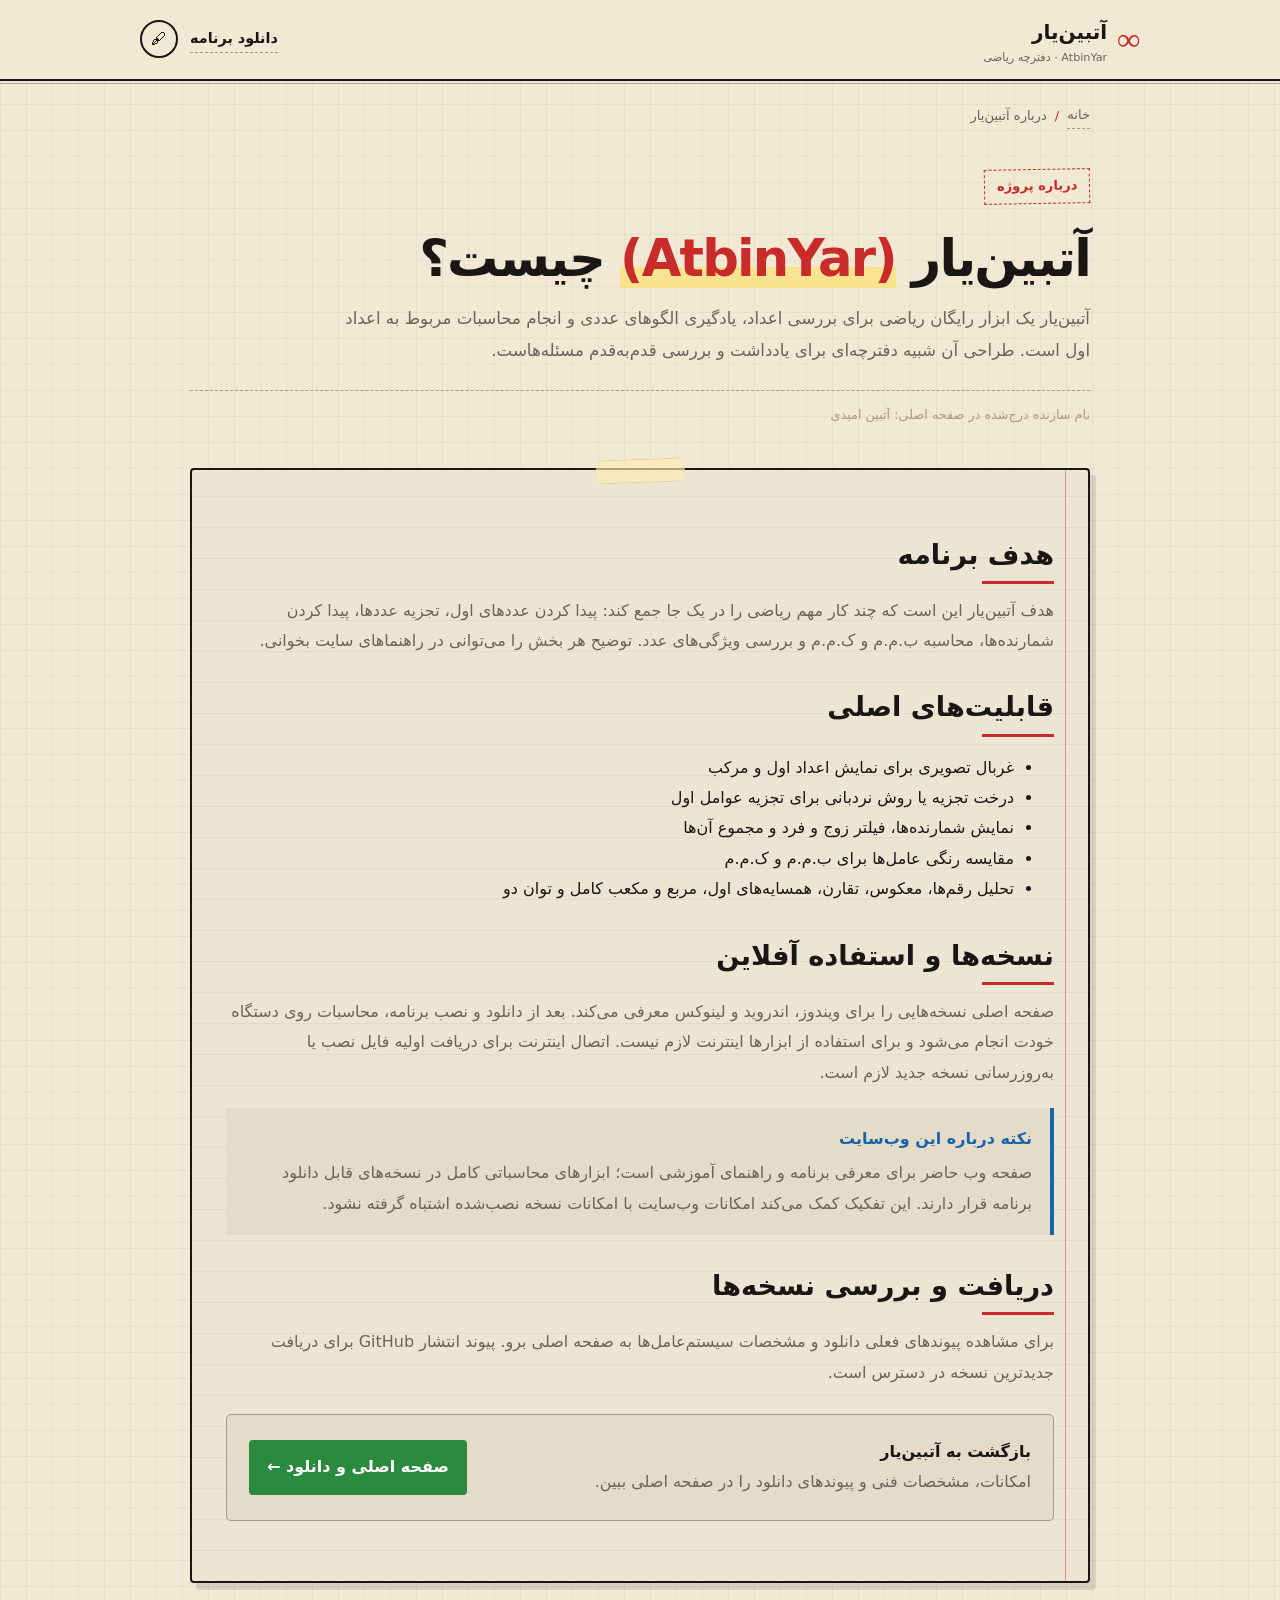
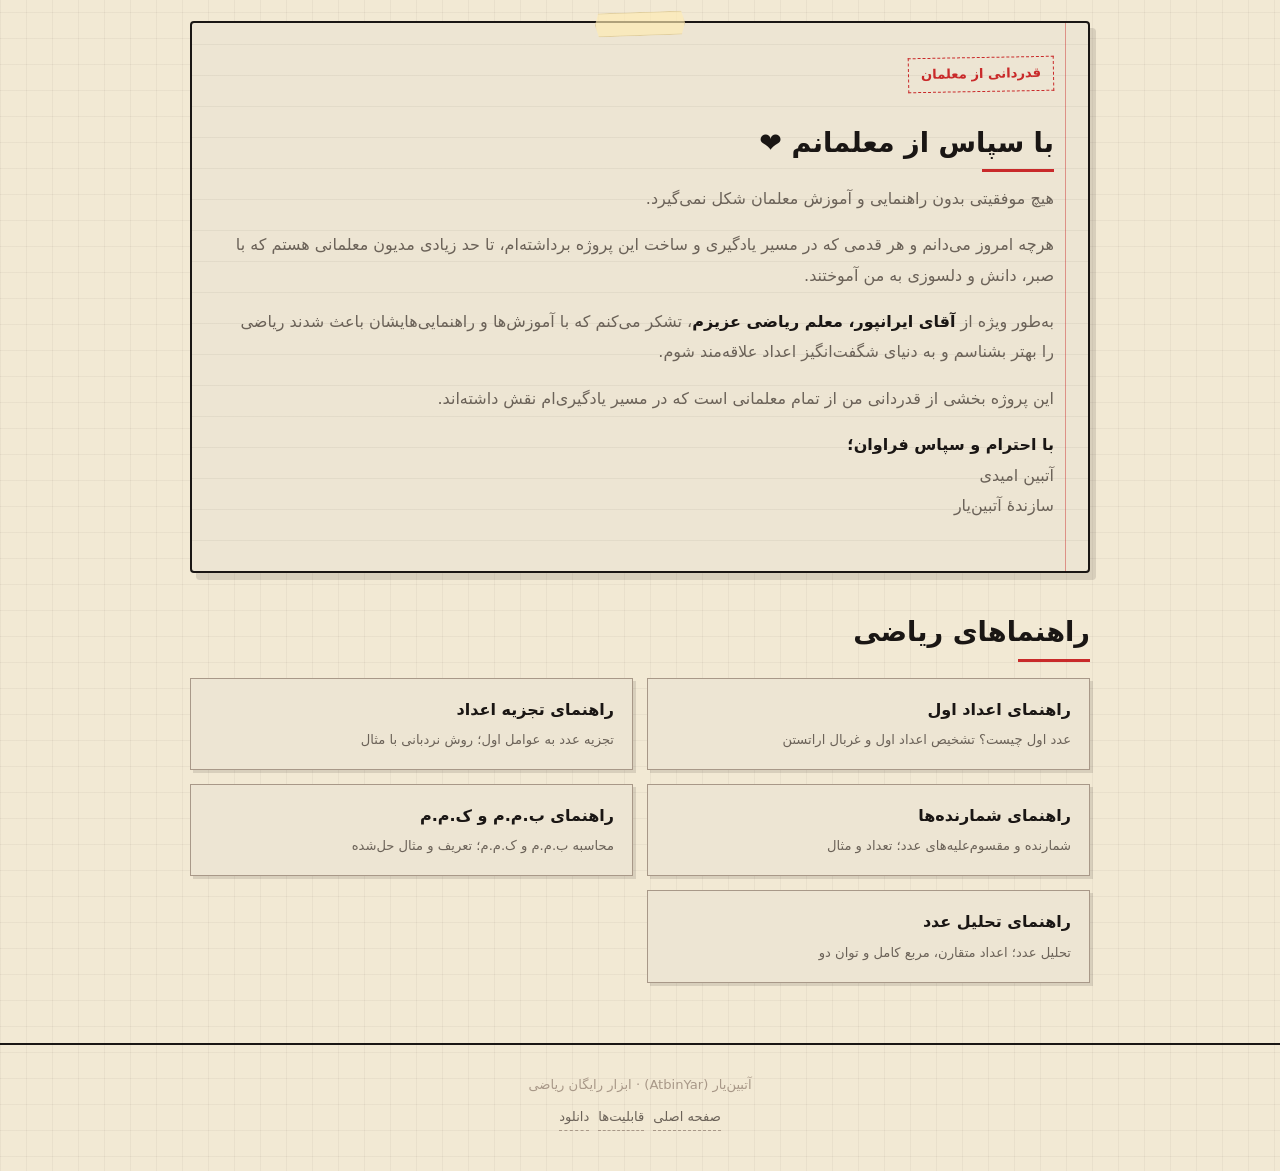
<file: about.html>
<!DOCTYPE html>
<html lang="fa" dir="rtl" data-mode="paper"><head>
<meta charset="utf-8"><meta name="viewport" content="width=device-width, initial-scale=1, viewport-fit=cover">
<title>درباره آتبین‌یار (AtbinYar) | ابزار آفلاین ریاضی</title><meta name="description" content="درباره آتبین‌یار: هدف پروژه، امکانات ریاضی، نسخه‌های ویندوز، اندروید و لینوکس، و نحوه کار آفلاین برنامه."><meta name="author" content="آتبین امیدی"><meta name="robots" content="index, follow, max-image-preview:large"><link rel="canonical" href="https://atbinyar.ir/about.html"><meta name="theme-color" content="#f2e9d4">
<meta property="og:type" content="website"><meta property="og:site_name" content="آتبین‌یار | AtbinYar"><meta property="og:title" content="درباره آتبین‌یار (AtbinYar) | ابزار آفلاین ریاضی"><meta property="og:description" content="درباره آتبین‌یار: هدف پروژه، امکانات ریاضی، نسخه‌های ویندوز، اندروید و لینوکس، و نحوه کار آفلاین برنامه."><meta property="og:url" content="https://atbinyar.ir/about.html"><meta property="og:locale" content="fa_IR"><meta property="og:image" content="https://atbinyar.ir/assets/atbinyar-social.png"><meta property="og:image:width" content="1200"><meta property="og:image:height" content="630"><meta name="twitter:card" content="summary_large_image"><meta name="twitter:image" content="https://atbinyar.ir/assets/atbinyar-social.png">
<link rel="icon" href="data:image/svg+xml,<svg xmlns='http://www.w3.org/2000/svg' viewBox='0 0 100 100'><text x='50' y='72' font-size='72' text-anchor='middle' font-family='serif' font-weight='900' fill='%23c92a2a'>∞</text></svg>"><link rel="preconnect" href="https://fonts.googleapis.com"><link rel="preconnect" href="https://fonts.gstatic.com" crossorigin><link href="https://fonts.googleapis.com/css2?family=Estedad:wght@300;400;500;600;700;800;900&family=Caveat:wght@400;700&display=swap" rel="stylesheet"><link rel="stylesheet" href="assets/seo-pages.css"><script type="application/ld+json">{"@context":"https://schema.org","@graph":[{"@type":"AboutPage","@id":"https://atbinyar.ir/about.html#webpage","url":"https://atbinyar.ir/about.html","name":"درباره آتبین‌یار (AtbinYar) | ابزار آفلاین ریاضی","description":"درباره آتبین‌یار: هدف پروژه، امکانات ریاضی، نسخه‌های ویندوز، اندروید و لینوکس، و نحوه کار آفلاین برنامه.","inLanguage":"fa-IR","isPartOf":{"@id":"https://atbinyar.ir/#website"},"mainEntity":{"@id":"https://atbinyar.ir/#application"}},{"@type":"BreadcrumbList","@id":"https://atbinyar.ir/about.html#breadcrumb","itemListElement":[{"@type":"ListItem","position":1,"name":"خانه","item":"https://atbinyar.ir/"},{"@type":"ListItem","position":2,"name":"درباره آتبین‌یار","item":"https://atbinyar.ir/about.html"}]}]}</script></head>
<body><header class="topbar"><div class="topbar-inner"><a class="brand" href="index.html"><span class="brand-mark" aria-hidden="true">∞</span><span>آتبین‌یار <small>AtbinYar · دفترچه ریاضی</small></span></a><div class="top-actions"><a class="home-link" href="index.html#install">دانلود برنامه</a><button class="theme-btn" id="themeBtn" type="button" aria-label="تغییر حالت رنگ">🖋</button></div></div></header>
<main class="shell"><nav class="breadcrumbs" aria-label="مسیر صفحه"><a href="index.html">خانه</a><span class="sep" aria-hidden="true">/</span><span aria-current="page">درباره آتبین‌یار</span></nav>
<header class="hero"><span class="eyebrow">درباره پروژه</span><h1>آتبین‌یار <em>(AtbinYar)</em> چیست؟</h1><p class="lead">آتبین‌یار یک ابزار رایگان ریاضی برای بررسی اعداد، یادگیری الگوهای عددی و انجام محاسبات مربوط به اعداد اول است. طراحی آن شبیه دفترچه‌ای برای یادداشت و بررسی قدم‌به‌قدم مسئله‌هاست.</p><div class="author-line">نام سازنده درج‌شده در صفحه اصلی: آتبین امیدی</div></header>
<article class="sheet"><span class="tape" aria-hidden="true"></span><h2>هدف برنامه</h2><p>هدف آتبین‌یار این است که چند کار مهم ریاضی را در یک جا جمع کند: پیدا کردن عددهای اول، تجزیه عددها، پیدا کردن شمارنده‌ها، محاسبه ب.م.م و ک.م.م و بررسی ویژگی‌های عدد. توضیح هر بخش را می‌توانی در راهنماهای سایت بخوانی.</p><h2>قابلیت‌های اصلی</h2><ul><li>غربال تصویری برای نمایش اعداد اول و مرکب</li><li>درخت تجزیه یا روش نردبانی برای تجزیه عوامل اول</li><li>نمایش شمارنده‌ها، فیلتر زوج و فرد و مجموع آن‌ها</li><li>مقایسه رنگی عامل‌ها برای ب.م.م و ک.م.م</li><li>تحلیل رقم‌ها، معکوس، تقارن، همسایه‌های اول، مربع و مکعب کامل و توان دو</li></ul><h2>نسخه‌ها و استفاده آفلاین</h2><p>صفحه اصلی نسخه‌هایی را برای ویندوز، اندروید و لینوکس معرفی می‌کند. بعد از دانلود و نصب برنامه، محاسبات روی دستگاه خودت انجام می‌شود و برای استفاده از ابزارها اینترنت لازم نیست. اتصال اینترنت برای دریافت اولیه فایل نصب یا به‌روزرسانی نسخه جدید لازم است.</p><div class="note"><strong>نکته درباره این وب‌سایت</strong>صفحه وب حاضر برای معرفی برنامه و راهنمای آموزشی است؛ ابزارهای محاسباتی کامل در نسخه‌های قابل دانلود برنامه قرار دارند. این تفکیک کمک می‌کند امکانات وب‌سایت با امکانات نسخه نصب‌شده اشتباه گرفته نشود.</div><h2>دریافت و بررسی نسخه‌ها</h2><p>برای مشاهده پیوندهای فعلی دانلود و مشخصات سیستم‌عامل‌ها به صفحه اصلی برو. پیوند انتشار GitHub برای دریافت جدیدترین نسخه در دسترس است.</p><div class="cta"><p><strong>بازگشت به آتبین‌یار</strong><br>امکانات، مشخصات فنی و پیوندهای دانلود را در صفحه اصلی ببین.</p><a href="index.html#install">صفحه اصلی و دانلود ←</a></div></article>
<section class="sheet teacher-thanks" aria-labelledby="teacher-thanks-title">
  <span class="tape" aria-hidden="true"></span>
  <span class="eyebrow">قدردانی از معلمان</span>
  <h2 id="teacher-thanks-title">با سپاس از معلمانم ❤️</h2>
  <p>هیچ موفقیتی بدون راهنمایی و آموزش معلمان شکل نمی‌گیرد.</p>
  <p>هرچه امروز می‌دانم و هر قدمی که در مسیر یادگیری و ساخت این پروژه برداشته‌ام، تا حد زیادی مدیون معلمانی هستم که با صبر، دانش و دلسوزی به من آموختند.</p>
  <p>به‌طور ویژه از <strong>آقای ایرانپور، معلم ریاضی عزیزم</strong>، تشکر می‌کنم که با آموزش‌ها و راهنمایی‌هایشان باعث شدند ریاضی را بهتر بشناسم و به دنیای شگفت‌انگیز اعداد علاقه‌مند شوم.</p>
  <p>این پروژه بخشی از قدردانی من از تمام معلمانی است که در مسیر یادگیری‌ام نقش داشته‌اند.</p>
  <p><strong>با احترام و سپاس فراوان؛</strong><br>آتبین امیدی<br>سازندهٔ آتبین‌یار</p>
</section>
<section class="related"><h2>راهنماهای ریاضی</h2><div class="related-grid"><a href="prime-numbers.html"><b>راهنمای اعداد اول</b><span>عدد اول چیست؟ تشخیص اعداد اول و غربال اراتستن</span></a><a href="prime-factorization.html"><b>راهنمای تجزیه اعداد</b><span>تجزیه عدد به عوامل اول؛ روش نردبانی با مثال</span></a><a href="divisors.html"><b>راهنمای شمارنده‌ها</b><span>شمارنده و مقسوم‌علیه‌های عدد؛ تعداد و مثال</span></a><a href="gcd-lcm.html"><b>راهنمای ب.م.م و ک.م.م</b><span>محاسبه ب.م.م و ک.م.م؛ تعریف و مثال حل‌شده</span></a><a href="number-analysis.html"><b>راهنمای تحلیل عدد</b><span>تحلیل عدد؛ اعداد متقارن، مربع کامل و توان دو</span></a></div></section></main>
<footer class="footer"><div>آتبین‌یار (AtbinYar) · ابزار رایگان ریاضی</div><nav><a href="index.html">صفحه اصلی</a><a href="index.html#about-title">قابلیت‌ها</a><a href="index.html#install">دانلود</a></nav></footer>
<script>(function(){const r=document.documentElement,b=document.getElementById('themeBtn');function g(k){try{return localStorage.getItem(k)}catch(e){return null}}function s(k,v){try{localStorage.setItem(k,v)}catch(e){}}const m=g('atbinyar-page-mode');if(m==='paper'||m==='chalk')r.dataset.mode=m;function u(){let c=r.dataset.mode==='chalk';b.textContent=c?'📖':'🖋';b.title=c?'تغییر به حالت کاغذ':'تغییر به حالت تخته‌سیاه';b.setAttribute('aria-pressed',String(c))}u();b.onclick=()=>{r.dataset.mode=r.dataset.mode==='chalk'?'paper':'chalk';s('atbinyar-page-mode',r.dataset.mode);u()}})();</script></body></html>
</file>
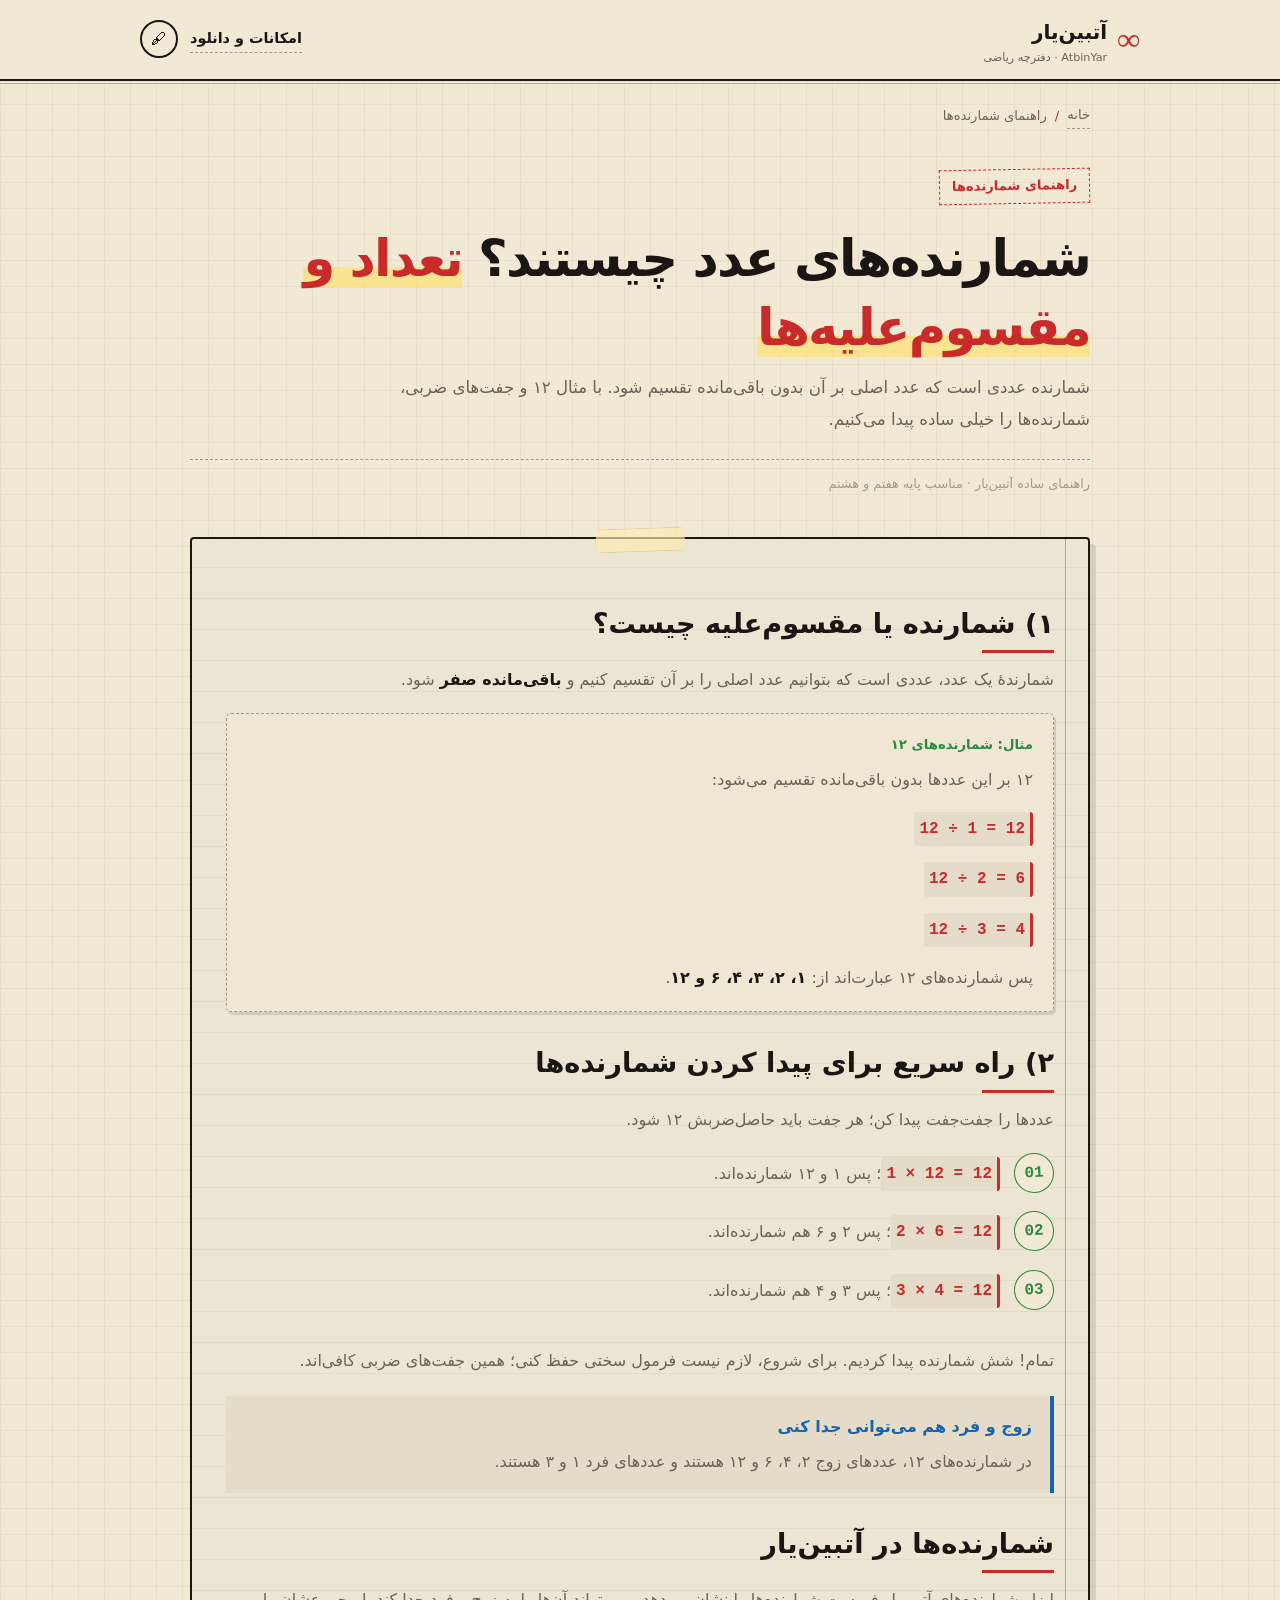
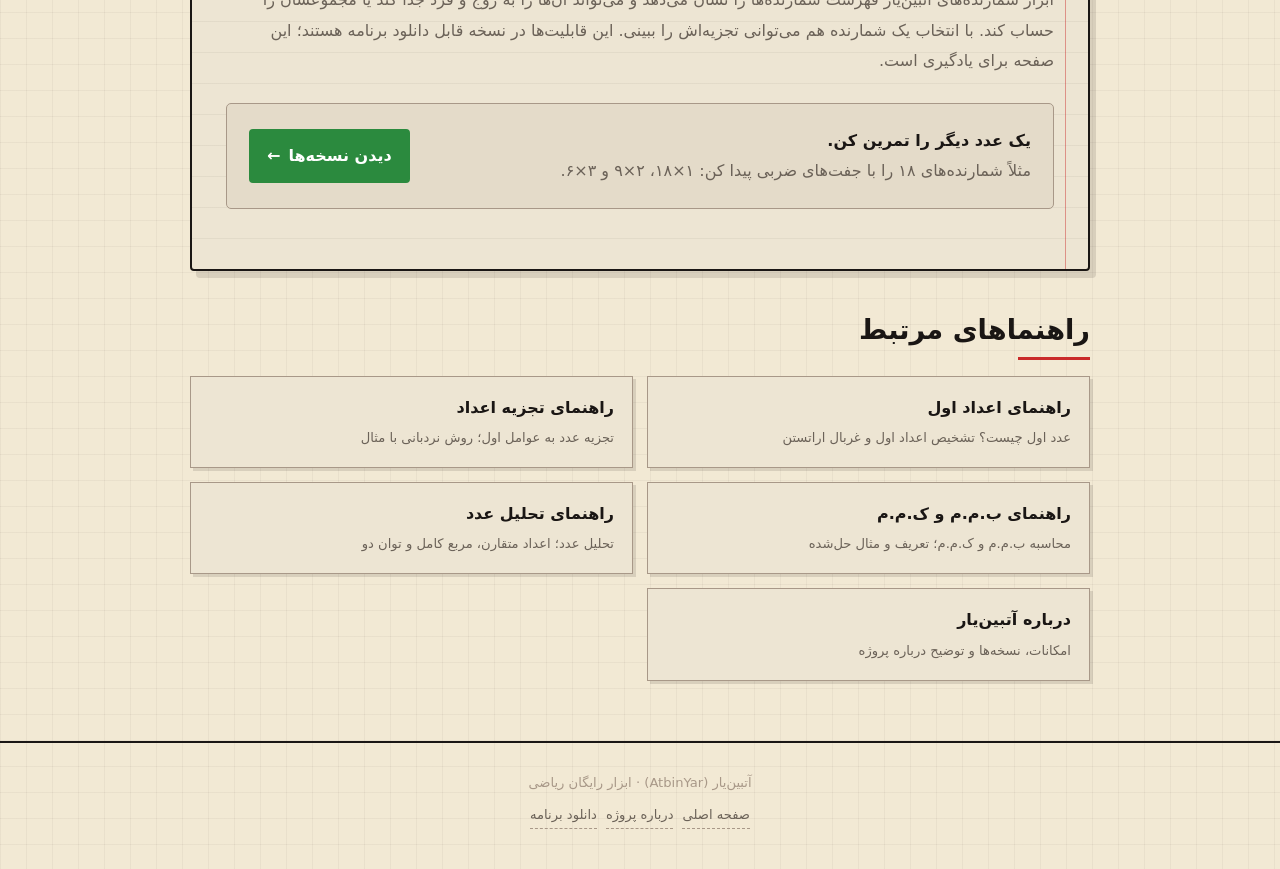
<file: divisors.html>
<!DOCTYPE html>
<html lang="fa" dir="rtl" data-mode="paper">
<head>
<meta charset="utf-8">
<meta name="viewport" content="width=device-width, initial-scale=1, viewport-fit=cover">
<title>شمارنده و مقسوم‌علیه‌های عدد؛ تعداد و مثال | آتبین‌یار</title>
<meta name="description" content="شمارنده یا مقسوم‌علیه چیست؟ با جفت‌های ضربی، شمارنده‌های عدد ۱۲ را پیدا کن و روش را با مثال ساده یاد بگیر. آموزش پایه هفتم و هشتم از آتبین‌یار.">
<meta name="author" content="آتبین‌یار (AtbinYar)">
<meta name="robots" content="index, follow, max-image-preview:large, max-snippet:-1">
<link rel="canonical" href="https://atbinyar.ir/divisors.html">
<meta name="theme-color" content="#f2e9d4">
<meta property="og:type" content="article">
<meta property="og:site_name" content="آتبین‌یار | AtbinYar">
<meta property="og:title" content="شمارنده و مقسوم‌علیه‌های عدد؛ تعداد و مثال | آتبین‌یار">
<meta property="og:description" content="شمارنده یا مقسوم‌علیه چیست؟ با جفت‌های ضربی، شمارنده‌های عدد ۱۲ را پیدا کن و روش را با مثال ساده یاد بگیر. آموزش پایه هفتم و هشتم از آتبین‌یار.">
<meta property="og:url" content="https://atbinyar.ir/divisors.html">
<meta property="og:locale" content="fa_IR">
<meta property="og:image" content="https://atbinyar.ir/assets/atbinyar-social.png">
<meta property="og:image:width" content="1200">
<meta property="og:image:height" content="630">
<meta property="og:image:alt" content="آتبین‌یار AtbinYar، راهنمای ریاضی">
<meta name="twitter:card" content="summary_large_image">
<meta name="twitter:title" content="شمارنده و مقسوم‌علیه‌های عدد؛ تعداد و مثال | آتبین‌یار">
<meta name="twitter:description" content="شمارنده یا مقسوم‌علیه چیست؟ با جفت‌های ضربی، شمارنده‌های عدد ۱۲ را پیدا کن و روش را با مثال ساده یاد بگیر. آموزش پایه هفتم و هشتم از آتبین‌یار.">
<meta name="twitter:image" content="https://atbinyar.ir/assets/atbinyar-social.png">
<link rel="icon" href="data:image/svg+xml,<svg xmlns='http://www.w3.org/2000/svg' viewBox='0 0 100 100'><text x='50' y='72' font-size='72' text-anchor='middle' font-family='serif' font-weight='900' fill='%23c92a2a'>∞</text></svg>">
<link rel="preconnect" href="https://fonts.googleapis.com">
<link rel="preconnect" href="https://fonts.gstatic.com" crossorigin>
<link href="https://fonts.googleapis.com/css2?family=Estedad:wght@300;400;500;600;700;800;900&family=Caveat:wght@400;700&display=swap" rel="stylesheet">
<link rel="stylesheet" href="assets/seo-pages.css">
<script type="application/ld+json">{"@context":"https://schema.org","@graph":[{"@type":"WebPage","@id":"https://atbinyar.ir/divisors.html#webpage","url":"https://atbinyar.ir/divisors.html","name":"شمارنده و مقسوم‌علیه‌های عدد؛ تعداد و مثال | آتبین‌یار","description":"شمارنده یا مقسوم‌علیه چیست؟ با جفت‌های ضربی، شمارنده‌های عدد ۱۲ را پیدا کن و روش را با مثال ساده یاد بگیر. آموزش پایه هفتم و هشتم از آتبین‌یار.","inLanguage":"fa-IR","isPartOf":{"@id":"https://atbinyar.ir/#website"},"breadcrumb":{"@id":"https://atbinyar.ir/divisors.html#breadcrumb"}},{"@type":"BreadcrumbList","@id":"https://atbinyar.ir/divisors.html#breadcrumb","itemListElement":[{"@type":"ListItem","position":1,"name":"خانه","item":"https://atbinyar.ir/"},{"@type":"ListItem","position":2,"name":"راهنمای شمارنده‌ها","item":"https://atbinyar.ir/divisors.html"}]}]}</script>
</head>
<body>
<header class="topbar"><div class="topbar-inner"><a class="brand" href="index.html" aria-label="آتبین‌یار، صفحه اصلی"><span class="brand-mark" aria-hidden="true">∞</span><span>آتبین‌یار <small>AtbinYar · دفترچه ریاضی</small></span></a><div class="top-actions"><a class="home-link" href="index.html#about-title">امکانات و دانلود</a><button class="theme-btn" id="themeBtn" type="button" aria-label="تغییر حالت رنگ" title="تغییر حالت رنگ">🖋</button></div></div></header>
<main class="shell">
<nav class="breadcrumbs" aria-label="مسیر صفحه"><a href="index.html">خانه</a><span class="sep" aria-hidden="true">/</span><span aria-current="page">راهنمای شمارنده‌ها</span></nav>
<header class="hero"><span class="eyebrow">راهنمای شمارنده‌ها</span><h1>شمارنده‌های عدد چیستند؟ <em>تعداد و مقسوم‌علیه‌ها</em></h1><p class="lead">شمارنده عددی است که عدد اصلی بر آن بدون باقی‌مانده تقسیم شود. با مثال ۱۲ و جفت‌های ضربی، شمارنده‌ها را خیلی ساده پیدا می‌کنیم.</p><div class="author-line">راهنمای ساده آتبین‌یار · مناسب پایه هفتم و هشتم</div></header>
<article class="sheet">
<span class="tape" aria-hidden="true"></span>
<h2>۱) شمارنده یا مقسوم‌علیه چیست؟</h2>
<p>شمارندهٔ یک عدد، عددی است که بتوانیم عدد اصلی را بر آن تقسیم کنیم و <strong>باقی‌مانده صفر</strong> شود.</p>
<div class="example"><span class="example-label">مثال: شمارنده‌های ۱۲</span><p>۱۲ بر این عددها بدون باقی‌مانده تقسیم می‌شود:</p><p><span class="math">12 ÷ 1 = 12</span></p><p><span class="math">12 ÷ 2 = 6</span></p><p><span class="math">12 ÷ 3 = 4</span></p><p>پس شمارنده‌های ۱۲ عبارت‌اند از: <strong>۱، ۲، ۳، ۴، ۶ و ۱۲</strong>.</p></div>
<h2>۲) راه سریع برای پیدا کردن شمارنده‌ها</h2>
<p>عددها را جفت‌جفت پیدا کن؛ هر جفت باید حاصل‌ضربش ۱۲ شود.</p>
<ol class="steps"><li><span class="math">1 × 12 = 12</span>؛ پس ۱ و ۱۲ شمارنده‌اند.</li><li><span class="math">2 × 6 = 12</span>؛ پس ۲ و ۶ هم شمارنده‌اند.</li><li><span class="math">3 × 4 = 12</span>؛ پس ۳ و ۴ هم شمارنده‌اند.</li></ol>
<p>تمام! شش شمارنده پیدا کردیم. برای شروع، لازم نیست فرمول سختی حفظ کنی؛ همین جفت‌های ضربی کافی‌اند.</p>
<div class="note"><strong>زوج و فرد هم می‌توانی جدا کنی</strong>در شمارنده‌های ۱۲، عددهای زوج ۲، ۴، ۶ و ۱۲ هستند و عددهای فرد ۱ و ۳ هستند.</div>
<h2>شمارنده‌ها در آتبین‌یار</h2>
<p>ابزار شمارنده‌های آتبین‌یار فهرست شمارنده‌ها را نشان می‌دهد و می‌تواند آن‌ها را به زوج و فرد جدا کند یا مجموعشان را حساب کند. با انتخاب یک شمارنده هم می‌توانی تجزیه‌اش را ببینی. این قابلیت‌ها در نسخه قابل دانلود برنامه هستند؛ این صفحه برای یادگیری است.</p>
<div class="cta"><p><strong>یک عدد دیگر را تمرین کن.</strong><br>مثلاً شمارنده‌های ۱۸ را با جفت‌های ضربی پیدا کن: ۱×۱۸، ۲×۹ و ۳×۶.</p><a href="index.html#install">دیدن نسخه‌ها <span aria-hidden="true">←</span></a></div>
</article>
<section class="related" aria-labelledby="related-title"><h2 id="related-title">راهنماهای مرتبط</h2><div class="related-grid">
<a href="prime-numbers.html"><b>راهنمای اعداد اول</b><span>عدد اول چیست؟ تشخیص اعداد اول و غربال اراتستن</span></a><a href="prime-factorization.html"><b>راهنمای تجزیه اعداد</b><span>تجزیه عدد به عوامل اول؛ روش نردبانی با مثال</span></a><a href="gcd-lcm.html"><b>راهنمای ب.م.م و ک.م.م</b><span>محاسبه ب.م.م و ک.م.م؛ تعریف و مثال حل‌شده</span></a><a href="number-analysis.html"><b>راهنمای تحلیل عدد</b><span>تحلیل عدد؛ اعداد متقارن، مربع کامل و توان دو</span></a>
<a href="about.html"><b>درباره آتبین‌یار</b><span>امکانات، نسخه‌ها و توضیح درباره پروژه</span></a>
</div></section>
</main>
<footer class="footer"><div>آتبین‌یار (AtbinYar) · ابزار رایگان ریاضی</div><nav aria-label="پیوندهای پایانی"><a href="index.html">صفحه اصلی</a><a href="about.html">درباره پروژه</a><a href="index.html#install">دانلود برنامه</a></nav></footer>
<script>
(function(){
  const root=document.documentElement, button=document.getElementById('themeBtn');
  function get(key){try{return localStorage.getItem(key)}catch(e){return null}}
  function set(key,value){try{localStorage.setItem(key,value)}catch(e){}}
  const saved=get('atbinyar-page-mode'); if(saved==='paper'||saved==='chalk') root.dataset.mode=saved;
  function sync(){const chalk=root.dataset.mode==='chalk';button.textContent=chalk?'📖':'🖋';button.title=chalk?'تغییر به حالت کاغذ':'تغییر به حالت تخته‌سیاه';button.setAttribute('aria-pressed',String(chalk));}
  sync();button.addEventListener('click',()=>{root.dataset.mode=root.dataset.mode==='chalk'?'paper':'chalk';set('atbinyar-page-mode',root.dataset.mode);sync();});
})();
</script>
</body>
</html>
</file>
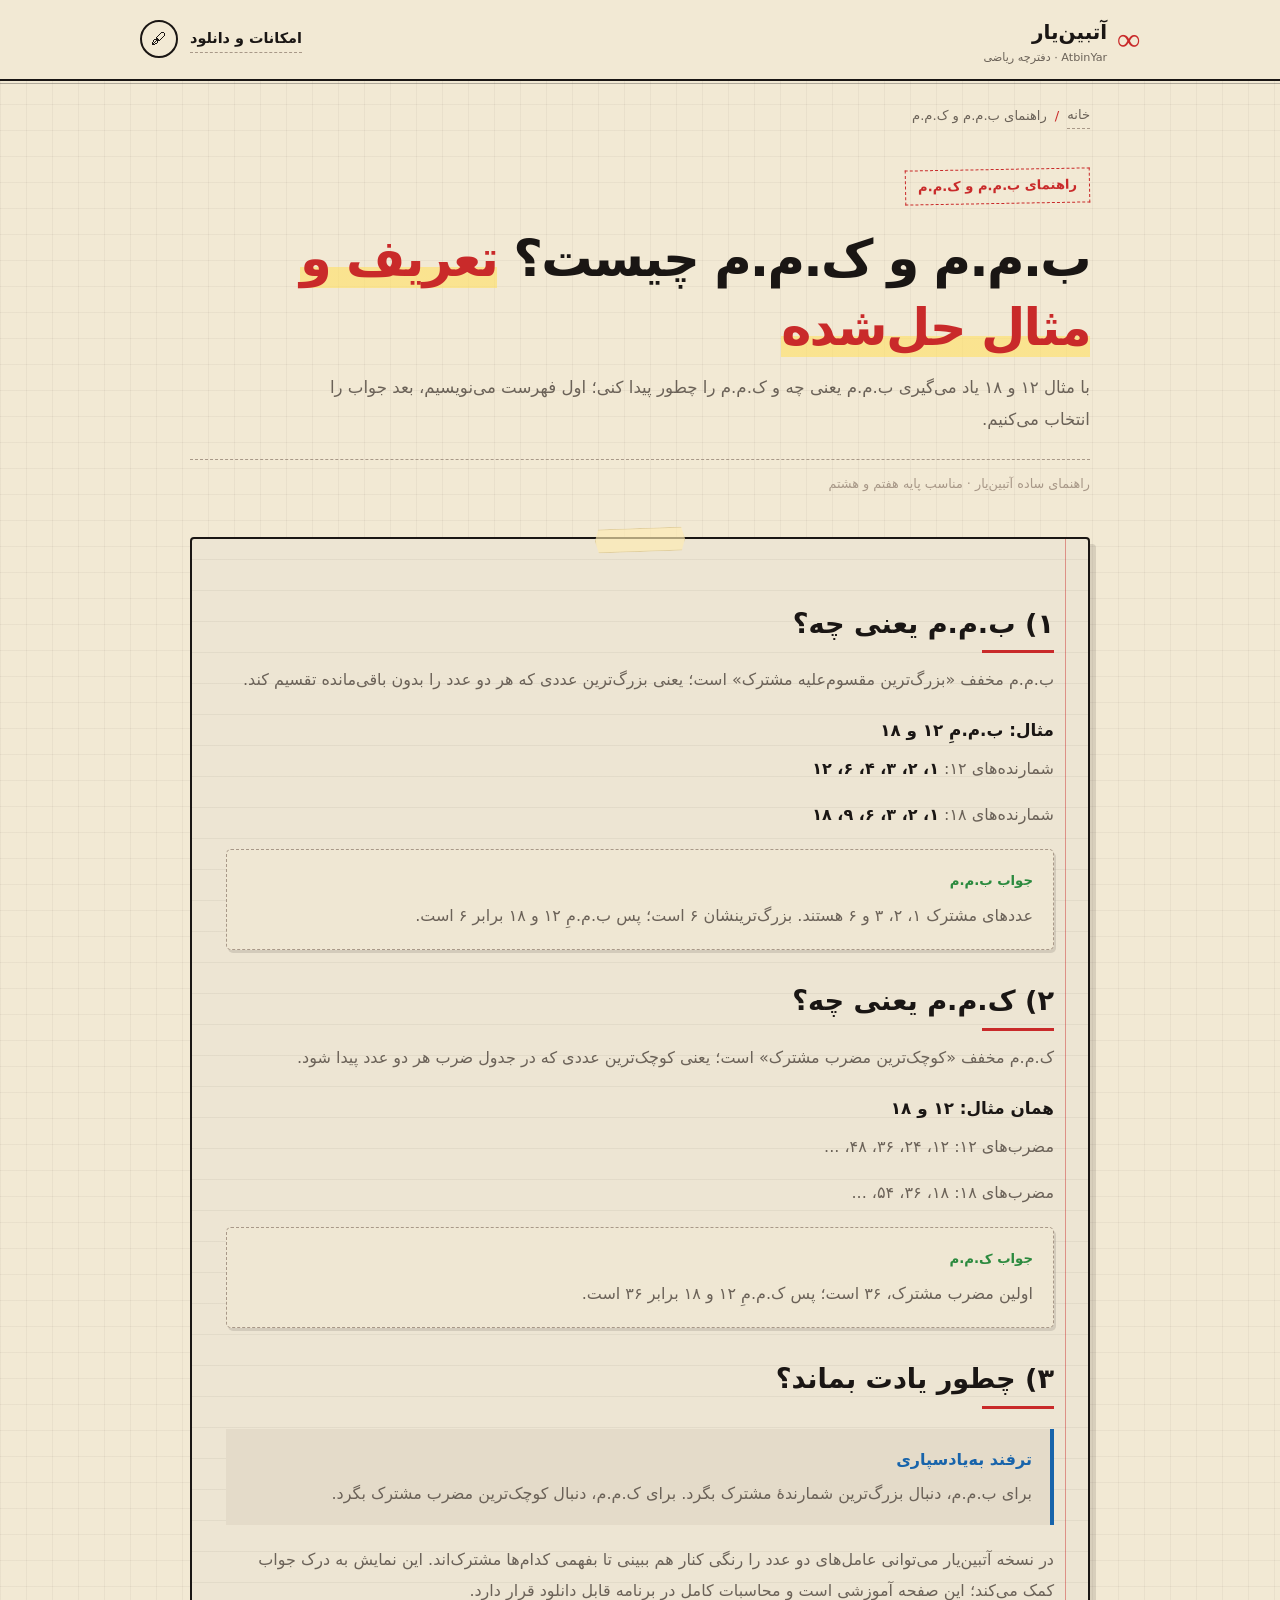
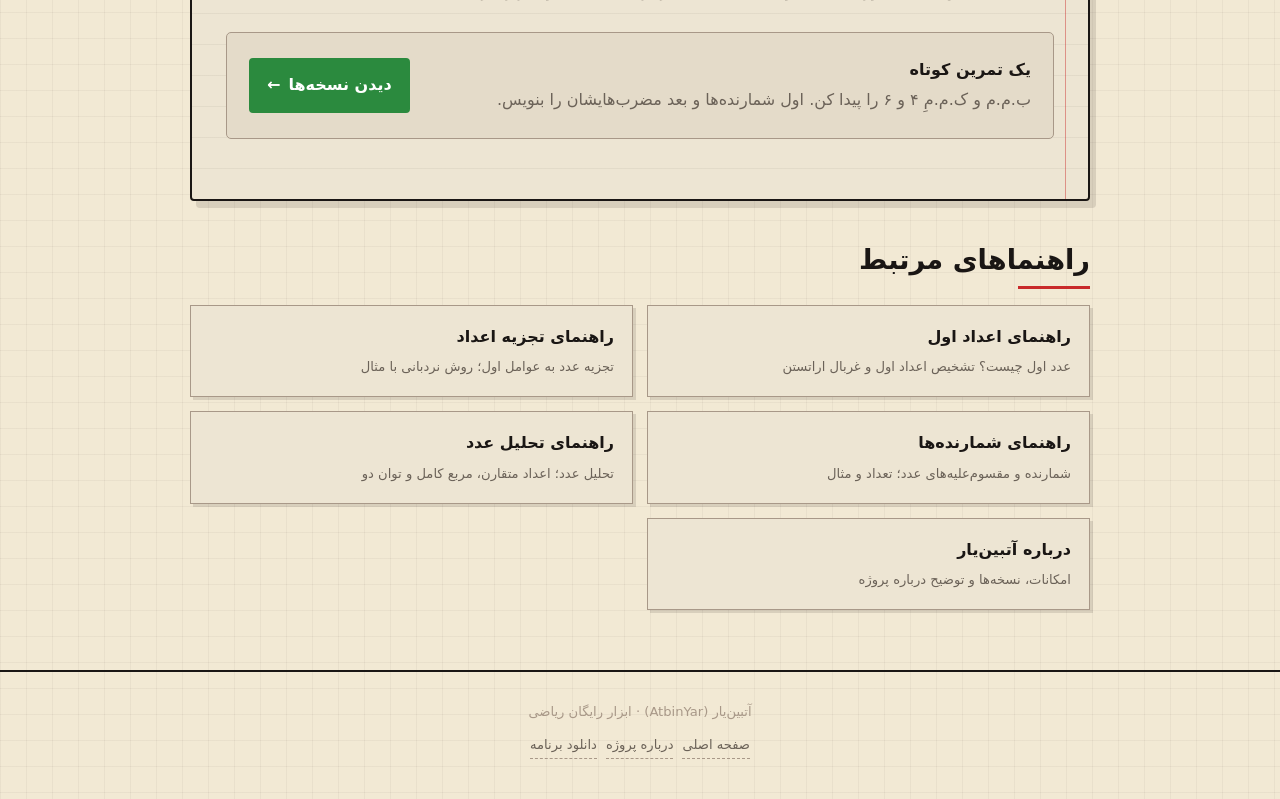
<file: gcd-lcm.html>
<!DOCTYPE html>
<html lang="fa" dir="rtl" data-mode="paper">
<head>
<meta charset="utf-8">
<meta name="viewport" content="width=device-width, initial-scale=1, viewport-fit=cover">
<title>محاسبه ب.م.م و ک.م.م؛ تعریف و مثال حل‌شده | آتبین‌یار</title>
<meta name="description" content="ب.م.م و ک.م.م را با فهرست شمارنده‌ها و جدول ضرب عددهای ۱۲ و ۱۸ یاد بگیر؛ آموزش قدم‌به‌قدم و قابل فهم برای پایه هفتم و هشتم از آتبین‌یار.">
<meta name="author" content="آتبین‌یار (AtbinYar)">
<meta name="robots" content="index, follow, max-image-preview:large, max-snippet:-1">
<link rel="canonical" href="https://atbinyar.ir/gcd-lcm.html">
<meta name="theme-color" content="#f2e9d4">
<meta property="og:type" content="article">
<meta property="og:site_name" content="آتبین‌یار | AtbinYar">
<meta property="og:title" content="محاسبه ب.م.م و ک.م.م؛ تعریف و مثال حل‌شده | آتبین‌یار">
<meta property="og:description" content="ب.م.م و ک.م.م را با فهرست شمارنده‌ها و جدول ضرب عددهای ۱۲ و ۱۸ یاد بگیر؛ آموزش قدم‌به‌قدم و قابل فهم برای پایه هفتم و هشتم از آتبین‌یار.">
<meta property="og:url" content="https://atbinyar.ir/gcd-lcm.html">
<meta property="og:locale" content="fa_IR">
<meta property="og:image" content="https://atbinyar.ir/assets/atbinyar-social.png">
<meta property="og:image:width" content="1200">
<meta property="og:image:height" content="630">
<meta property="og:image:alt" content="آتبین‌یار AtbinYar، راهنمای ریاضی">
<meta name="twitter:card" content="summary_large_image">
<meta name="twitter:title" content="محاسبه ب.م.م و ک.م.م؛ تعریف و مثال حل‌شده | آتبین‌یار">
<meta name="twitter:description" content="ب.م.م و ک.م.م را با فهرست شمارنده‌ها و جدول ضرب عددهای ۱۲ و ۱۸ یاد بگیر؛ آموزش قدم‌به‌قدم و قابل فهم برای پایه هفتم و هشتم از آتبین‌یار.">
<meta name="twitter:image" content="https://atbinyar.ir/assets/atbinyar-social.png">
<link rel="icon" href="data:image/svg+xml,<svg xmlns='http://www.w3.org/2000/svg' viewBox='0 0 100 100'><text x='50' y='72' font-size='72' text-anchor='middle' font-family='serif' font-weight='900' fill='%23c92a2a'>∞</text></svg>">
<link rel="preconnect" href="https://fonts.googleapis.com">
<link rel="preconnect" href="https://fonts.gstatic.com" crossorigin>
<link href="https://fonts.googleapis.com/css2?family=Estedad:wght@300;400;500;600;700;800;900&family=Caveat:wght@400;700&display=swap" rel="stylesheet">
<link rel="stylesheet" href="assets/seo-pages.css">
<script type="application/ld+json">{"@context":"https://schema.org","@graph":[{"@type":"WebPage","@id":"https://atbinyar.ir/gcd-lcm.html#webpage","url":"https://atbinyar.ir/gcd-lcm.html","name":"محاسبه ب.م.م و ک.م.م؛ تعریف و مثال حل‌شده | آتبین‌یار","description":"ب.م.م و ک.م.م را با فهرست شمارنده‌ها و جدول ضرب عددهای ۱۲ و ۱۸ یاد بگیر؛ آموزش قدم‌به‌قدم و قابل فهم برای پایه هفتم و هشتم از آتبین‌یار.","inLanguage":"fa-IR","isPartOf":{"@id":"https://atbinyar.ir/#website"},"breadcrumb":{"@id":"https://atbinyar.ir/gcd-lcm.html#breadcrumb"}},{"@type":"BreadcrumbList","@id":"https://atbinyar.ir/gcd-lcm.html#breadcrumb","itemListElement":[{"@type":"ListItem","position":1,"name":"خانه","item":"https://atbinyar.ir/"},{"@type":"ListItem","position":2,"name":"راهنمای ب.م.م و ک.م.م","item":"https://atbinyar.ir/gcd-lcm.html"}]}]}</script>
</head>
<body>
<header class="topbar"><div class="topbar-inner"><a class="brand" href="index.html" aria-label="آتبین‌یار، صفحه اصلی"><span class="brand-mark" aria-hidden="true">∞</span><span>آتبین‌یار <small>AtbinYar · دفترچه ریاضی</small></span></a><div class="top-actions"><a class="home-link" href="index.html#about-title">امکانات و دانلود</a><button class="theme-btn" id="themeBtn" type="button" aria-label="تغییر حالت رنگ" title="تغییر حالت رنگ">🖋</button></div></div></header>
<main class="shell">
<nav class="breadcrumbs" aria-label="مسیر صفحه"><a href="index.html">خانه</a><span class="sep" aria-hidden="true">/</span><span aria-current="page">راهنمای ب.م.م و ک.م.م</span></nav>
<header class="hero"><span class="eyebrow">راهنمای ب.م.م و ک.م.م</span><h1>ب.م.م و ک.م.م چیست؟ <em>تعریف و مثال حل‌شده</em></h1><p class="lead">با مثال ۱۲ و ۱۸ یاد می‌گیری ب.م.م یعنی چه و ک.م.م را چطور پیدا کنی؛ اول فهرست می‌نویسیم، بعد جواب را انتخاب می‌کنیم.</p><div class="author-line">راهنمای ساده آتبین‌یار · مناسب پایه هفتم و هشتم</div></header>
<article class="sheet">
<span class="tape" aria-hidden="true"></span>
<h2>۱) ب.م.م یعنی چه؟</h2>
<p>ب.م.م مخفف «بزرگ‌ترین مقسوم‌علیه مشترک» است؛ یعنی بزرگ‌ترین عددی که هر دو عدد را بدون باقی‌مانده تقسیم کند.</p>
<h3>مثال: ب.م.مِ ۱۲ و ۱۸</h3>
<p>شمارنده‌های ۱۲: <strong>۱، ۲، ۳، ۴، ۶، ۱۲</strong></p><p>شمارنده‌های ۱۸: <strong>۱، ۲، ۳، ۶، ۹، ۱۸</strong></p>
<div class="example"><span class="example-label">جواب ب.م.م</span><p>عددهای مشترک ۱، ۲، ۳ و ۶ هستند. بزرگ‌ترینشان ۶ است؛ پس ب.م.مِ ۱۲ و ۱۸ برابر ۶ است.</p></div>
<h2>۲) ک.م.م یعنی چه؟</h2>
<p>ک.م.م مخفف «کوچک‌ترین مضرب مشترک» است؛ یعنی کوچک‌ترین عددی که در جدول ضرب هر دو عدد پیدا شود.</p>
<h3>همان مثال: ۱۲ و ۱۸</h3>
<p>مضرب‌های ۱۲: ۱۲، ۲۴، ۳۶، ۴۸، ...</p><p>مضرب‌های ۱۸: ۱۸، ۳۶، ۵۴، ...</p>
<div class="example"><span class="example-label">جواب ک.م.م</span><p>اولین مضرب مشترک، ۳۶ است؛ پس ک.م.مِ ۱۲ و ۱۸ برابر ۳۶ است.</p></div>
<h2>۳) چطور یادت بماند؟</h2>
<div class="note"><strong>ترفند به‌یادسپاری</strong>برای ب.م.م، دنبال بزرگ‌ترین شمارندهٔ مشترک بگرد. برای ک.م.م، دنبال کوچک‌ترین مضرب مشترک بگرد.</div>
<p>در نسخه آتبین‌یار می‌توانی عامل‌های دو عدد را رنگی کنار هم ببینی تا بفهمی کدام‌ها مشترک‌اند. این نمایش به درک جواب کمک می‌کند؛ این صفحه آموزشی است و محاسبات کامل در برنامه قابل دانلود قرار دارد.</p>
<div class="cta"><p><strong>یک تمرین کوتاه</strong><br>ب.م.م و ک.م.مِ ۴ و ۶ را پیدا کن. اول شمارنده‌ها و بعد مضرب‌هایشان را بنویس.</p><a href="index.html#install">دیدن نسخه‌ها <span aria-hidden="true">←</span></a></div>
</article>
<section class="related" aria-labelledby="related-title"><h2 id="related-title">راهنماهای مرتبط</h2><div class="related-grid">
<a href="prime-numbers.html"><b>راهنمای اعداد اول</b><span>عدد اول چیست؟ تشخیص اعداد اول و غربال اراتستن</span></a><a href="prime-factorization.html"><b>راهنمای تجزیه اعداد</b><span>تجزیه عدد به عوامل اول؛ روش نردبانی با مثال</span></a><a href="divisors.html"><b>راهنمای شمارنده‌ها</b><span>شمارنده و مقسوم‌علیه‌های عدد؛ تعداد و مثال</span></a><a href="number-analysis.html"><b>راهنمای تحلیل عدد</b><span>تحلیل عدد؛ اعداد متقارن، مربع کامل و توان دو</span></a>
<a href="about.html"><b>درباره آتبین‌یار</b><span>امکانات، نسخه‌ها و توضیح درباره پروژه</span></a>
</div></section>
</main>
<footer class="footer"><div>آتبین‌یار (AtbinYar) · ابزار رایگان ریاضی</div><nav aria-label="پیوندهای پایانی"><a href="index.html">صفحه اصلی</a><a href="about.html">درباره پروژه</a><a href="index.html#install">دانلود برنامه</a></nav></footer>
<script>
(function(){
  const root=document.documentElement, button=document.getElementById('themeBtn');
  function get(key){try{return localStorage.getItem(key)}catch(e){return null}}
  function set(key,value){try{localStorage.setItem(key,value)}catch(e){}}
  const saved=get('atbinyar-page-mode'); if(saved==='paper'||saved==='chalk') root.dataset.mode=saved;
  function sync(){const chalk=root.dataset.mode==='chalk';button.textContent=chalk?'📖':'🖋';button.title=chalk?'تغییر به حالت کاغذ':'تغییر به حالت تخته‌سیاه';button.setAttribute('aria-pressed',String(chalk));}
  sync();button.addEventListener('click',()=>{root.dataset.mode=root.dataset.mode==='chalk'?'paper':'chalk';set('atbinyar-page-mode',root.dataset.mode);sync();});
})();
</script>
</body>
</html>
</file>
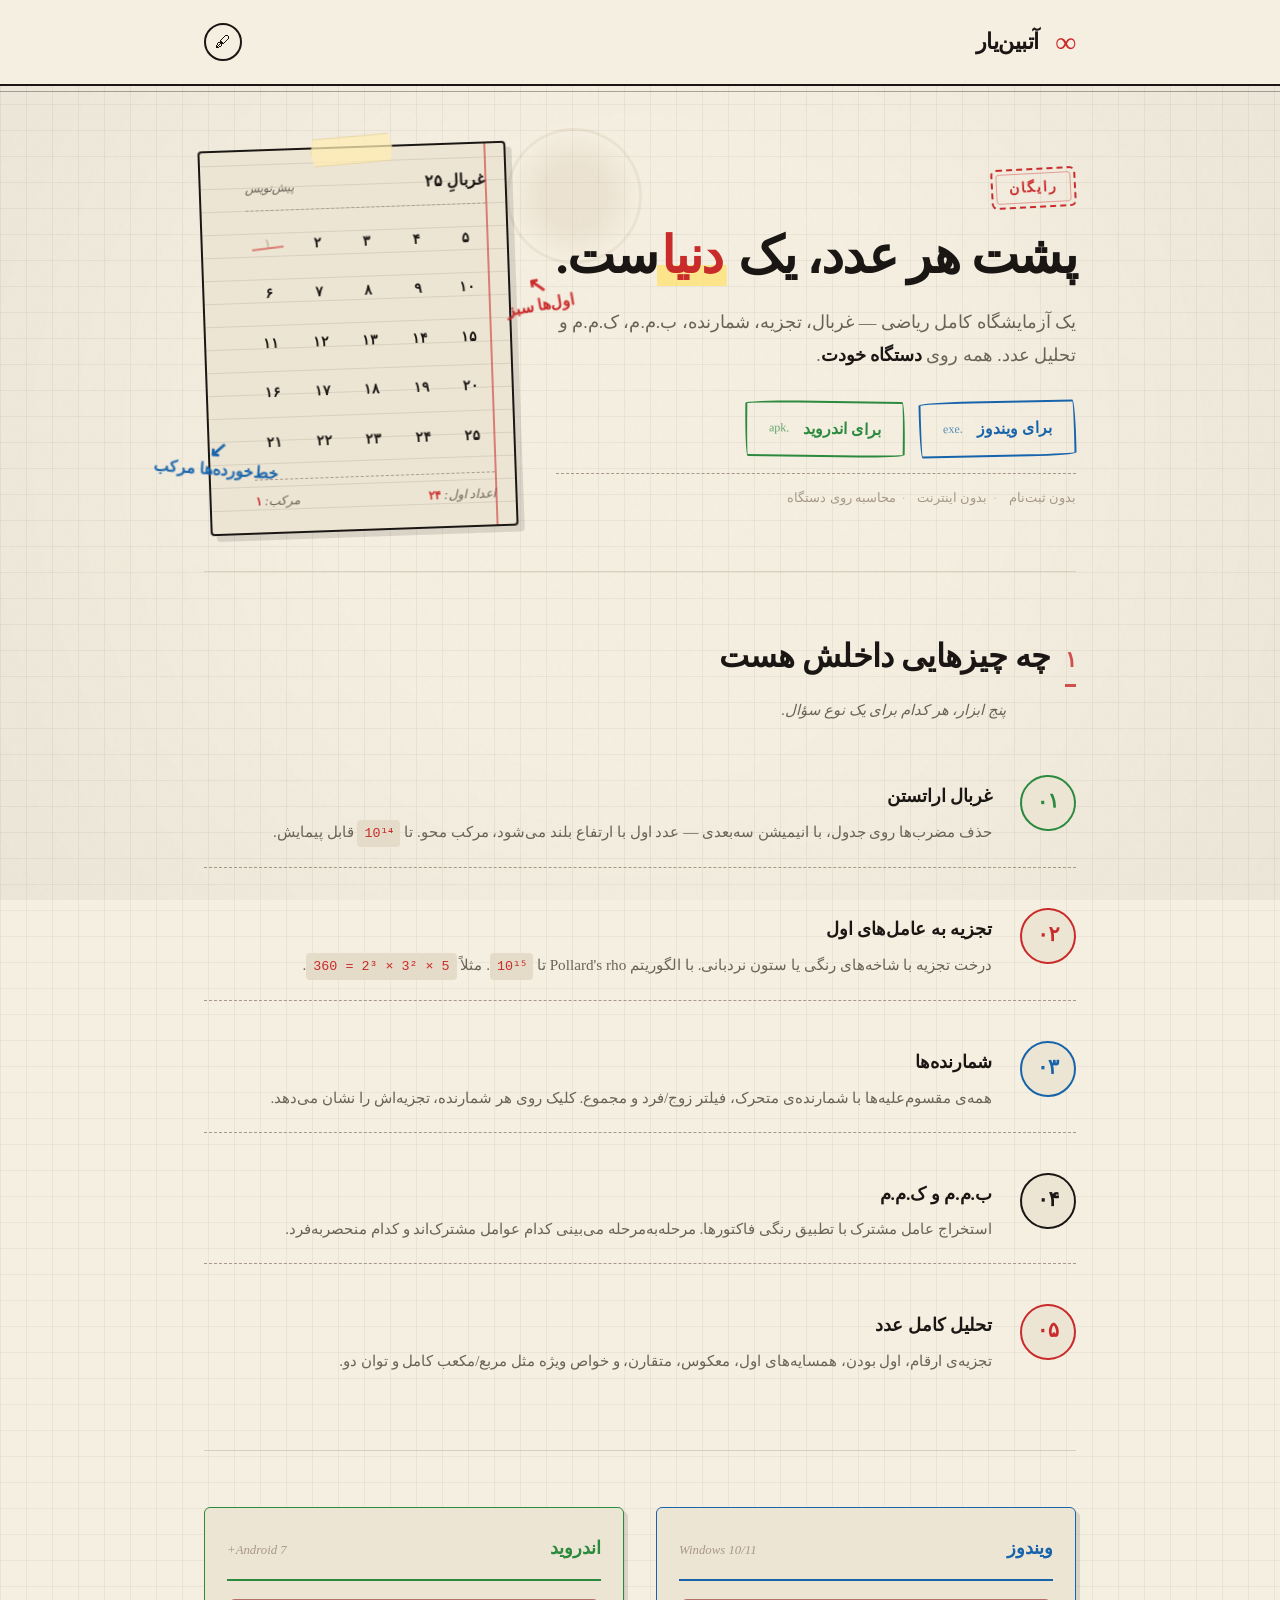
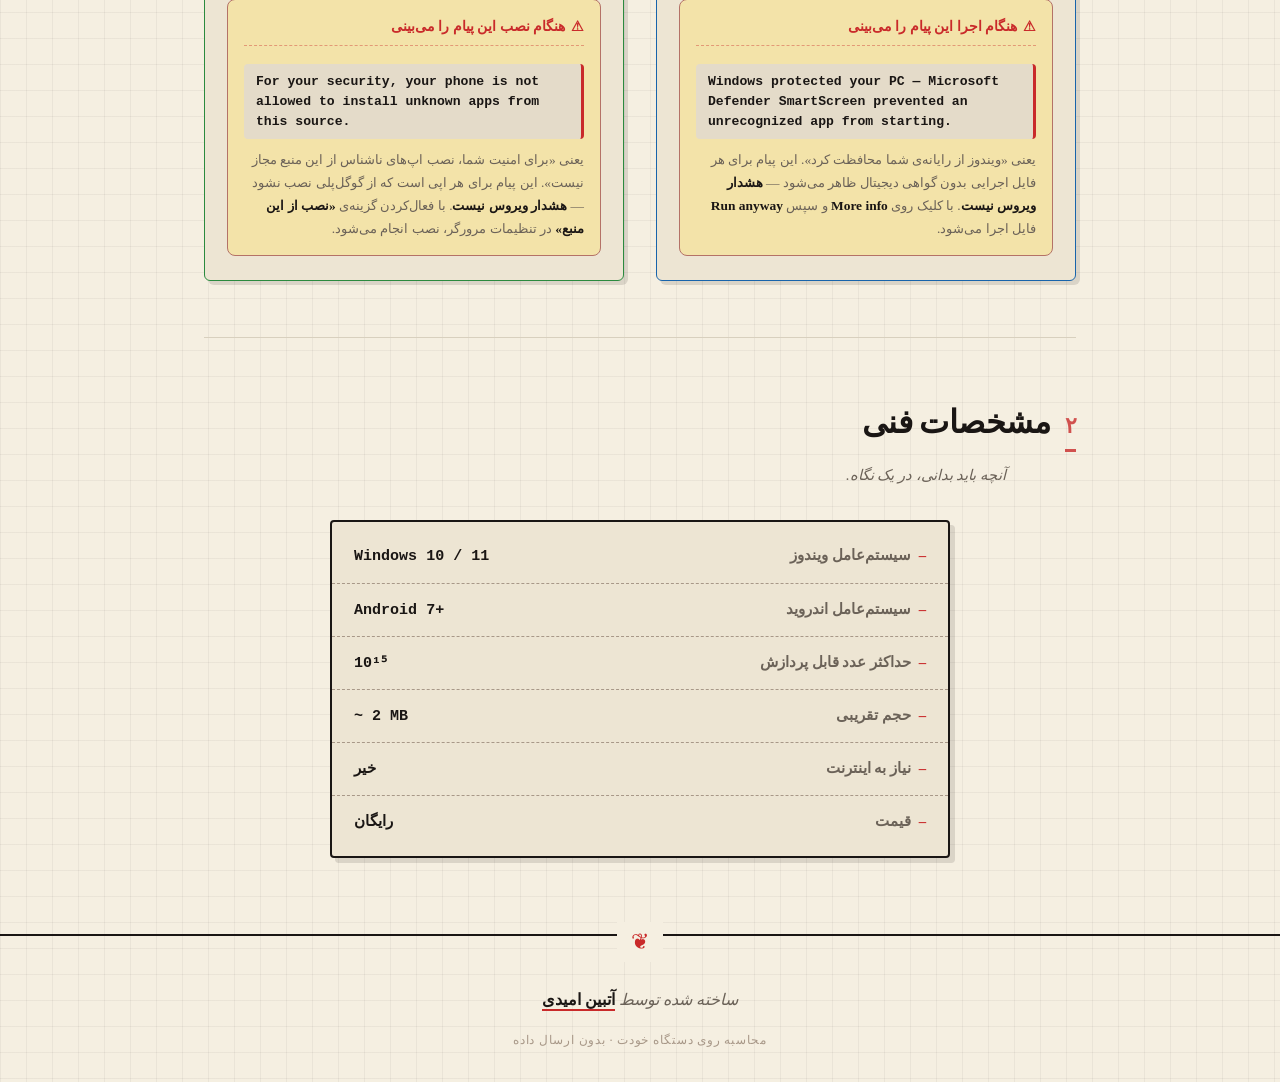
<file: IIndex.html>
<!DOCTYPE html>
<html lang="fa" dir="rtl" data-mode="paper">
<head>
<meta charset="utf-8">
<meta name="viewport" content="width=device-width, initial-scale=1, viewport-fit=cover">
<title>آتبین‌یار — دفترچه‌ی ریاضی</title>
<meta name="description" content="آزمایشگاه اعداد: غربال، تجزیه، شمارنده، ب.م.م، ک.م.م و تحلیل عدد. رایگان برای ویندوز و اندروید.">
<link rel="icon" href="data:image/svg+xml,<svg xmlns='http://www.w3.org/2000/svg' viewBox='0 0 100 100'><text x='50' y='72' font-size='72' text-anchor='middle' font-family='serif' font-weight='900'>∞</text></svg>">
<link rel="preconnect" href="https://fonts.googleapis.com">
<link rel="preconnect" href="https://fonts.gstatic.com" crossorigin>
<link rel="stylesheet" href="https://fonts.googleapis.com/css2?family=Estedad:wght@300;400;500;600;700;800;900&family=Caveat:wght@400;700&display=swap">
<style>
:root[data-mode="paper"]{
  --bg:#f5efe1;--surface:#ede5d3;--surface-2:#e4dbc9;
  --ink:#1a1614;--ink-mut:#6b6258;--ink-dim:#a89888;
  --red:#c92a2a;--blue:#1864ab;--green:#2b8a3e;
  --line:#d8d0be;--line-strong:#a89888;
  --grid:rgba(26,22,20,.05);
  --highlight:rgba(255,224,102,.7);
  --shadow:rgba(26,22,20,.12);
  --tape:rgba(255,236,179,.75);
  --tape-border:rgba(200,180,130,.4);
  --coffee:rgba(139,90,43,.08);
}
:root[data-mode="chalk"]{
  --bg:#14261a;--surface:#1c3323;--surface-2:#24432c;
  --ink:#e8e8d8;--ink-mut:#a8a890;--ink-dim:#6b7060;
  --red:#e57c7c;--blue:#6ec6f5;--green:#7fbf7f;
  --line:#2a4530;--line-strong:#3a5540;
  --grid:rgba(232,232,216,.04);
  --highlight:rgba(255,224,102,.2);
  --shadow:rgba(0,0,0,.4);
  --tape:rgba(200,180,130,.25);
  --tape-border:rgba(200,180,130,.3);
  --coffee:rgba(139,90,43,.05);
}
*{box-sizing:border-box;-webkit-tap-highlight-color:transparent}
html{scroll-behavior:smooth;scrollbar-width:thin;scrollbar-color:var(--line-strong) transparent}
::-webkit-scrollbar{width:8px}
::-webkit-scrollbar-thumb{background:var(--line-strong);border-radius:8px}
::-webkit-scrollbar-track{background:transparent}

body{
  margin:0;min-height:100vh;overflow-x:hidden;
  font-family:'Estedad',serif;line-height:1.8;color:var(--ink);
  background:var(--bg);
  background-image:
    linear-gradient(var(--grid) 1px,transparent 1px),
    linear-gradient(90deg,var(--grid) 1px,transparent 1px);
  background-size:26px 26px;
  transition:background-color .5s,color .5s;
  -webkit-font-smoothing:antialiased;
}
body::before{
  content:'';position:fixed;inset:0;pointer-events:none;z-index:1;
  background:radial-gradient(circle at 50% 50%,transparent 40%,var(--shadow) 130%);
  opacity:.5;
}
body::after{
  content:'';position:fixed;inset:0;pointer-events:none;z-index:1;opacity:.05;
  background-image:url("data:image/svg+xml,%3Csvg viewBox='0 0 200 200' xmlns='http://www.w3.org/2000/svg'%3E%3Cfilter id='n'%3E%3CfeTurbulence type='fractalNoise' baseFrequency='.9' numOctaves='3' /%3E%3C/filter%3E%3Crect width='200' height='200' filter='url(%23n)' opacity='.6'/%3E%3C/svg%3E");
  mix-blend-mode:multiply;
}
:root[data-mode="chalk"] body::after{opacity:.08;mix-blend-mode:overlay}
.wrap{max-width:920px;margin:0 auto;padding:0 24px;position:relative;z-index:2}

/* ================ NAMEPLATE ================ */
.nameplate{
  padding:22px 0;border-bottom:2px solid var(--ink);position:relative;z-index:5;
  background:var(--bg);transition:background .5s;
  animation:nameplateIn .7s cubic-bezier(.34,1.56,.64,1) both;
}
@keyframes nameplateIn{
  from{transform:translateY(-20px);opacity:0;}
}
.nameplate::after{
  content:'';position:absolute;left:0;right:0;bottom:-8px;height:1px;
  background:var(--ink);opacity:.35;
  animation:underlineIn 1.2s cubic-bezier(.65,0,.35,1) .3s both;
}
@keyframes underlineIn{
  from{transform:scaleX(0);transform-origin:right;}
  to{transform:scaleX(1);transform-origin:right;}
}
.np-in{display:flex;align-items:center;gap:16px;flex-wrap:wrap}
.np-symbol{
  font-size:1.8rem;font-weight:900;line-height:1;
  color:var(--red);font-family:serif;
  display:inline-block;
  animation:symbolWiggle 3s ease-in-out infinite;
}
@keyframes symbolWiggle{
  0%,100%{transform:rotate(-4deg);}
  50%{transform:rotate(4deg);}
}
.np-name{
  font-size:1.4rem;font-weight:900;letter-spacing:-.02em;
  animation:fadeSlide .7s cubic-bezier(.34,1.56,.64,1) .15s both;
}
@keyframes fadeSlide{
  from{opacity:0;transform:translateX(15px);}
}

/* theme button — hover + click */
.theme-btn{
  width:38px;height:38px;border-radius:50%;border:2px solid var(--ink);
  background:transparent;color:var(--ink);cursor:pointer;font-size:1rem;
  display:grid;place-items:center;flex-shrink:0;
  margin-inline-start:auto;
  transform: rotate(0deg) scale(1);
  transition:
    transform .3s cubic-bezier(.34,1.56,.64,1),
    background .25s, color .25s;
}
.theme-btn:hover{
  background:var(--ink);
  color:var(--bg);
  transform: rotate(-15deg) scale(1.08);
}
.theme-btn:active{
  transform: rotate(-180deg) scale(.92);
  transition-duration: .15s;
}

/* ================ COVER / HERO ================ */
.cover{padding:60px 0 40px;position:relative}
.cover-grid{display:grid;grid-template-columns:1fr 1fr;gap:44px;align-items:center}
.cover-text{position:relative}

.cover-text::before{
  content:'';position:absolute;
  width:130px;height:130px;border-radius:50%;
  background:radial-gradient(circle,var(--coffee) 35%,transparent 70%);
  border:3px solid var(--coffee);
  top:-40px;left:-50px;pointer-events:none;
  opacity:0;
  animation:coffeeAppear 2s ease-out .8s forwards;
  z-index:-1;
}
@keyframes coffeeAppear{
  0%{opacity:0;transform:scale(.6);}
  60%{opacity:1;transform:scale(1.05);}
  100%{opacity:1;transform:scale(1);}
}

.stamp-free{
  display:inline-block;padding:6px 16px;margin-bottom:16px;
  border:2px dashed var(--red);border-radius:6px;
  color:var(--red);font-weight:900;font-size:.85rem;letter-spacing:.15em;
  position:relative;
  text-transform:uppercase;
  animation:stampIn .7s cubic-bezier(.34,1.56,.64,1) .2s both;
  transform-origin:center;
  transition: transform .3s cubic-bezier(.34,1.56,.64,1);
}
.stamp-free:hover{ transform: scale(1.06) rotate(-6deg); }
@keyframes stampIn{
  0%{opacity:0;transform:scale(2.5) rotate(-20deg);}
  60%{opacity:1;transform:scale(.92) rotate(-2deg);}
  100%{opacity:1;transform:scale(1) rotate(-3deg);}
}
.stamp-free::before{
  content:'';position:absolute;inset:3px;border-radius:3px;
  border:1px solid var(--red);opacity:.4;
}

.cover h1{
  font-size:clamp(1.4rem,5.2vw,3.2rem);font-weight:900;line-height:1.2;
  letter-spacing:-.03em;margin:0 0 20px;color:var(--ink);
  white-space:nowrap;
  animation:fadeUp .8s cubic-bezier(.34,1.56,.64,1) .3s both;
}
@keyframes fadeUp{
  from{opacity:0;transform:translateY(20px);}
}
.cover h1 em{
  font-style:normal;color:var(--red);
  background-image:linear-gradient(transparent 65%,var(--highlight) 65%);
  background-repeat:no-repeat;
  background-position:right center;
  background-size:100% 100%;
  padding:0 4px;display:inline-block;
  animation:highlightIn 1s ease-out .9s both;
}
@keyframes highlightIn{
  0%{background-size:0% 100%;}
  100%{background-size:100% 100%;}
}
.cover-lead{
  font-size:clamp(1rem,2.3vw,1.1rem);color:var(--ink-mut);
  margin:0 0 28px;max-width:32em;line-height:1.9;
  animation:fadeUp .8s cubic-bezier(.34,1.56,.64,1) .45s both;
}
.cover-lead b{color:var(--ink);font-weight:800}

/* ============ DOWNLOAD BUTTONS — full hover + click ============ */
.dl-row{display:flex;gap:14px;flex-wrap:wrap;margin-bottom:16px}
.dl-btn{
  display:inline-flex;align-items:center;gap:10px;padding:12px 22px;
  border:2px solid var(--ink);background:transparent;
  text-decoration:none;font-weight:800;font-size:.98rem;cursor:pointer;
  border-radius:255px 15px 225px 15px / 15px 225px 15px 255px;
  position:relative;
  transform: rotate(-1.2deg) translateY(0) scale(1);
  transition:
    transform .3s cubic-bezier(.34,1.56,.64,1),
    background .25s,
    color .25s,
    box-shadow .3s cubic-bezier(.34,1.56,.64,1),
    border-color .25s;
  animation: btnPop .55s cubic-bezier(.34,1.56,.64,1) .65s backwards;
}
@keyframes btnPop{
  from{opacity:0;filter:blur(3px);}
}
.dl-btn:nth-child(1){ color: var(--blue); border-color: var(--blue); }
.dl-btn:nth-child(2){ color: var(--green); border-color: var(--green); transform: rotate(.8deg); }

.dl-btn:hover{
  color:#fff;
  transform: rotate(0deg) translateY(-4px) scale(1.05);
}
.dl-btn:nth-child(1):hover{
  background: var(--blue);
  box-shadow: 4px 5px 0 color-mix(in srgb,var(--blue) 55%,#000);
}
.dl-btn:nth-child(2):hover{
  background: var(--green);
  box-shadow: 4px 5px 0 color-mix(in srgb,var(--green) 55%,#000);
}

.dl-btn:active{
  transform: rotate(0deg) translateY(0) scale(.96);
  box-shadow: 1px 1px 0 var(--line-strong) !important;
  transition-duration: .08s;
}

.dl-btn .tag{font-size:.75rem;opacity:.7;font-weight:500;margin-inline-start:4px}

.meta-line{
  font-size:.82rem;color:var(--ink-dim);font-weight:500;
  padding-top:12px;border-top:1px dashed var(--line-strong);
  display:flex;gap:12px;flex-wrap:wrap;
  animation:fadeUp .8s cubic-bezier(.34,1.56,.64,1) .9s both;
}
.meta-line span::before{content:'·';margin-inline-end:6px;opacity:.5}
.meta-line span:first-child::before{display:none}

/* ================ SKETCH ================ */
.sketch-wrap{position:relative;transform:rotate(-2deg);animation:sketchIn 1s cubic-bezier(.34,1.56,.64,1) .5s both}
@keyframes sketchIn{
  0%{opacity:0;transform:rotate(-8deg) translateX(-30px) scale(.9);}
  100%{opacity:1;transform:rotate(-2deg) translateX(0) scale(1);}
}
.sketch{
  background:var(--surface);
  background-image:
    repeating-linear-gradient(0deg,transparent,transparent 22px,var(--line) 22px,var(--line) 23px);
  border:2px solid var(--ink);
  border-radius:4px;
  padding:22px 20px 20px 44px;
  position:relative;
  box-shadow:6px 6px 0 var(--shadow);
  transition: transform .35s cubic-bezier(.34,1.56,.64,1), box-shadow .35s;
}
.sketch:hover{
  transform: translateY(-4px) rotate(-.4deg);
  box-shadow: 8px 10px 0 var(--shadow);
}
.sketch::before{
  content:'';position:absolute;right:18px;top:0;bottom:0;width:1.5px;
  background:var(--red);opacity:.55;
}
.sketch::after{
  content:'';position:absolute;
  width:80px;height:26px;
  background:var(--tape);
  border:1px solid var(--tape-border);
  top:-12px;left:50%;
  transform:translateX(-50%) rotate(-3deg);
  box-shadow:0 1px 3px rgba(0,0,0,.08);
  z-index:5;
  clip-path:polygon(4% 0%,96% 0%,100% 50%,96% 100%,4% 100%,0% 50%);
  animation:tapeIn .5s cubic-bezier(.34,1.56,.64,1) 1.3s both;
}
@keyframes tapeIn{
  0%{opacity:0;transform:translateX(-50%) rotate(-8deg) translateY(-10px);}
  100%{opacity:1;transform:translateX(-50%) rotate(-3deg) translateY(0);}
}
.sketch-head{
  display:flex;justify-content:space-between;align-items:baseline;
  margin-bottom:14px;padding-bottom:8px;border-bottom:1px dashed var(--line-strong);
}
.sketch-head .nb-title{font-weight:800;font-size:1rem}
.sketch-head .nb-sub{font-size:.75rem;color:var(--ink-mut);font-style:italic}

.sieve-grid{
  display:grid;grid-template-columns:repeat(5,1fr);gap:8px;direction:ltr;
  margin-bottom:14px;
}
.sieve-grid span{
  aspect-ratio:1;display:grid;place-items:center;font-size:.9rem;
  font-weight:700;font-family:ui-monospace,monospace;color:var(--ink);
  position:relative;
  transition:color .3s ease,opacity .3s ease;
  will-change:transform;
}
.sieve-grid span.nb-p{
  color:var(--green);
  border:2px solid var(--green);
  border-radius:50%;
  font-weight:900;
  animation:circleIn .55s cubic-bezier(.34,1.56,.64,1) forwards;
}
@keyframes circleIn{
  0%{transform:rotate(0) scale(.35);opacity:0;}
  60%{transform:rotate(-6deg) scale(1.15);opacity:1;}
  100%{transform:rotate(-4deg) scale(1);opacity:1;}
}
.sieve-grid span.nb-x{
  color:var(--ink-dim);opacity:.55;
}
.sieve-grid span.nb-x::after{
  content:'';position:absolute;
  top:50%;left:12%;right:12%;
  height:2px;background:var(--red);border-radius:1px;
  transform-origin:right center;
  animation:strikeDraw .4s cubic-bezier(.65,0,.35,1) forwards;
}
@keyframes strikeDraw{
  0%{transform:rotate(-5deg) scaleX(0);}
  100%{transform:rotate(-5deg) scaleX(1);}
}
.sketch-foot{
  display:flex;justify-content:space-between;align-items:center;
  padding-top:10px;border-top:1px dashed var(--line-strong);
  font-size:.78rem;color:var(--ink-mut);font-style:italic;
}
.sketch-foot b{color:var(--red);font-weight:800;font-style:normal}

.sketch-annot{
  position:absolute;font-family:'Caveat','Estedad',cursive;
  font-weight:700;color:var(--red);font-size:1rem;line-height:1.2;
  pointer-events:none;
}
.sketch-annot.a1{top:35%;right:-64px;transform:rotate(-8deg);text-align:center;animation:inkIn .6s ease-out 1.6s both;}
.sketch-annot.a2{bottom:14%;left:-56px;transform:rotate(6deg);color:var(--blue);animation:inkIn .6s ease-out 2.2s both;}
@keyframes inkIn{
  0%{opacity:0;filter:blur(4px);}
  60%{opacity:1;filter:blur(1px);}
  100%{opacity:1;filter:blur(0);}
}
.sketch-annot.a1::before{content:'↖';display:block;font-size:1.4rem;line-height:1}
.sketch-annot.a2::before{content:'↙';display:block;font-size:1.4rem;line-height:1;text-align:center}

/* ================ SECTIONS ================ */
section{padding:56px 0;position:relative}
section + section{border-top:1px solid var(--line)}

.chapter{
  display:flex;align-items:baseline;gap:14px;margin:0 0 32px;
  font-size:clamp(1.4rem,4vw,2rem);font-weight:900;letter-spacing:-.02em;
}
.chapter::before{
  content:attr(data-n);
  font-family:ui-monospace,monospace;font-weight:900;font-size:.7em;
  color:var(--red);opacity:.8;
  border-bottom:3px solid var(--red);padding-bottom:2px;
  flex-shrink:0;
}
.chapter-sub{
  font-size:.92rem;color:var(--ink-mut);font-style:italic;
  margin:-22px 0 32px;padding-inline-start:70px;
}

/* scroll reveal */
.js-reveal .chapter,
.js-reveal .chapter-sub,
.js-reveal .fig,
.js-reveal .recipe-col,
.js-reveal .specs-list{
  opacity:0;transform:translateY(24px) rotate(-.5deg);
  transition:
    opacity .7s cubic-bezier(.34,1.56,.64,1),
    transform .7s cubic-bezier(.34,1.56,.64,1);
}
.js-reveal .chapter.in-view,
.js-reveal .chapter-sub.in-view,
.js-reveal .fig.in-view,
.js-reveal .recipe-col.in-view,
.js-reveal .specs-list.in-view{
  opacity:1;transform:none;
}
.js-reveal .fig:nth-child(1){transition-delay:.05s}
.js-reveal .fig:nth-child(2){transition-delay:.12s}
.js-reveal .fig:nth-child(3){transition-delay:.19s}
.js-reveal .fig:nth-child(4){transition-delay:.26s}
.js-reveal .fig:nth-child(5){transition-delay:.33s}
.js-reveal .recipe-col.win{transition-delay:.05s}
.js-reveal .recipe-col.and{transition-delay:.15s}

/* ================ FEATURES ================ */
.figs{display:grid;gap:20px}
.fig{
  display:grid;grid-template-columns:64px 1fr;gap:20px;
  padding:20px 0;border-bottom:1px dashed var(--line-strong);
  align-items:flex-start;
  cursor:default;
  transition: padding .3s cubic-bezier(.34,1.56,.64,1);
}
.fig:last-child{border-bottom:0}
.fig:hover{ padding-inline-start: 8px; }
.fig:active{ opacity: .85; }

/* fig-num — hover و click پایدار */
.fig-num{
  width:56px;height:56px;border-radius:50%;border:2px solid var(--ink);
  display:grid;place-items:center;font-weight:900;font-size:1.3rem;
  font-family:ui-monospace,monospace;background:var(--surface);
  flex-shrink:0;
  --base-rot: 0deg;
  transform: rotate(var(--base-rot)) scale(1);
  transition: transform .35s cubic-bezier(.34,1.56,.64,1);
}
:where(.fig:nth-child(1)) .fig-num{--base-rot: -3deg; border-color:var(--green); color:var(--green);}
:where(.fig:nth-child(2)) .fig-num{--base-rot: 2deg;  border-color:var(--red);   color:var(--red);}
:where(.fig:nth-child(3)) .fig-num{--base-rot: -1deg; border-color:var(--blue);  color:var(--blue);}
:where(.fig:nth-child(4)) .fig-num{--base-rot: 2deg;  border-color:var(--ink);   color:var(--ink);}
:where(.fig:nth-child(5)) .fig-num{--base-rot: -2deg; border-color:var(--red);   color:var(--red);}

.fig:hover .fig-num{
  transform: rotate(calc(var(--base-rot) - 8deg)) scale(1.14);
}
.fig:active .fig-num{
  transform: rotate(var(--base-rot)) scale(.94);
  transition-duration: .1s;
}

.fig-body h3{
  margin:6px 0 6px;font-size:1.1rem;font-weight:800;color:var(--ink);
}
.fig-body p{margin:0;color:var(--ink-mut);font-size:.95rem;line-height:1.75}
.fig-body code{
  font-family:ui-monospace,monospace;background:var(--surface-2);
  padding:2px 7px;border-radius:4px;font-size:.88em;
  direction:ltr;display:inline-block;color:var(--red);
}

/* ================ INSTALL ================ */
.recipe{
  display:grid;grid-template-columns:1fr 1fr;gap:32px;
  align-items:stretch;
}
.recipe-col{
  background:var(--surface);border:1px solid var(--line-strong);
  border-radius:6px;padding:24px 22px;
  box-shadow:4px 4px 0 var(--shadow);
  display:flex;flex-direction:column;
  translate: 0 0; rotate: 0deg;
  transition:
    translate .35s cubic-bezier(.34,1.56,.64,1),
    rotate .35s cubic-bezier(.34,1.56,.64,1),
    box-shadow .35s cubic-bezier(.34,1.56,.64,1);
}
.recipe-col:hover{
  translate: 0 -5px; rotate: .5deg;
  box-shadow: 7px 9px 0 var(--shadow);
}
.recipe-col:active{
  translate: 0 -1px; rotate: 0deg;
  box-shadow: 2px 2px 0 var(--shadow);
  transition-duration: .1s;
}
.recipe-col.win{border-color:var(--blue)}
.recipe-col.and{border-color:var(--green)}
.recipe-head{
  display:flex;align-items:baseline;gap:10px;margin-bottom:18px;
  padding-bottom:14px;border-bottom:2px solid var(--line-strong);
}
.recipe-col.win .recipe-head{border-color:var(--blue)}
.recipe-col.and .recipe-head{border-color:var(--green)}
.recipe-head h3{margin:0;font-size:1.15rem;font-weight:900}
.recipe-col.win .recipe-head h3{color:var(--blue)}
.recipe-col.and .recipe-head h3{color:var(--green)}
.recipe-head small{font-size:.8rem;color:var(--ink-dim);font-weight:500;margin-inline-start:auto;font-style:italic}

.warning-box{
  background:color-mix(in srgb,var(--highlight) 55%,var(--surface));
  border:1px solid color-mix(in srgb,var(--red) 35%,var(--line-strong));
  border-radius:8px;padding:14px 16px;
  font-size:.88rem;color:var(--ink);line-height:1.75;
  flex:1;
  transform: scale(1);
  transition: transform .3s cubic-bezier(.34,1.56,.64,1), border-color .25s;
}
.warning-box:hover{
  border-color: color-mix(in srgb,var(--red) 60%,var(--line-strong));
  transform: scale(1.015);
}
.warning-box:active{
  transform: scale(.985);
  transition-duration: .1s;
}
.warning-box .warn-label{
  display:inline-flex;align-items:center;gap:6px;
  font-weight:900;color:var(--red);font-size:.85rem;
  margin-bottom:10px;
  padding-bottom:6px;border-bottom:1px dashed color-mix(in srgb,var(--red) 40%,transparent);
  width:100%;
}
.warning-box .warn-label::before{content:'⚠';font-size:1.05em}
.warning-box .warn-quote{
  display:block;font-family:ui-monospace,monospace;
  background:var(--surface-2);border-right:3px solid var(--red);
  padding:8px 12px;margin:8px 0 10px;border-radius:4px;
  font-size:.82rem;direction:ltr;text-align:left;color:var(--ink);
  font-weight:600;line-height:1.5;
}
.warning-box .warn-explain{
  display:block;color:var(--ink-mut);font-size:.84rem;line-height:1.7;
}
.warning-box .warn-explain b{color:var(--ink);font-weight:800}

/* ================ SPECS ================ */
.specs-list{
  max-width:620px;margin:0 auto;
  background:var(--surface);border:2px solid var(--ink);
  border-radius:4px;padding:8px 0;
  box-shadow:5px 5px 0 var(--shadow);
  transition: box-shadow .3s;
}
.specs-list:hover{ box-shadow:7px 7px 0 var(--shadow); }

.spec-row{
  display:grid;grid-template-columns:1fr auto;gap:14px;
  padding:12px 22px;border-bottom:1px dashed var(--line-strong);
  align-items:baseline;
  cursor:default;
  transition: padding .25s cubic-bezier(.34,1.56,.64,1), background .2s;
}
.spec-row:hover{
  padding-inline-start:30px;
  background:color-mix(in srgb,var(--highlight) 22%,transparent);
}
.spec-row:active{
  background:color-mix(in srgb,var(--highlight) 45%,transparent);
  transition-duration: .08s;
}
.spec-row:last-child{border-bottom:0}
.spec-row .k{font-weight:600;color:var(--ink-mut);font-size:.92rem}
.spec-row .k::before{content:'– ';color:var(--red);font-weight:900;margin-inline-end:4px}
.spec-row .v{
  font-weight:800;font-family:ui-monospace,monospace;
  color:var(--ink);font-size:.94rem;direction:ltr;
}

/* ================ SIGNATURE ================ */
.signature{
  padding:50px 0 40px;text-align:center;border-top:2px solid var(--ink);
  margin-top:20px;position:relative;
}
.signature::before{
  content:'❦';position:absolute;top:-14px;right:50%;transform:translateX(50%);
  background:var(--bg);padding:0 14px;color:var(--red);font-size:1.4rem;
  animation:flourishIn .8s cubic-bezier(.34,1.56,.64,1) both;
}
@keyframes flourishIn{
  0%{opacity:0;transform:translateX(50%) rotate(-180deg) scale(.4);}
  100%{opacity:1;transform:translateX(50%) rotate(0) scale(1);}
}
.signature .credit{
  font-size:1rem;color:var(--ink-mut);margin-bottom:6px;
  font-style:italic;
}
.signature .credit b{
  color:var(--ink);font-weight:900;font-style:normal;
  border-bottom:2px solid var(--red);padding-bottom:1px;
}
.signature .fineprint{
  font-size:.78rem;color:var(--ink-dim);margin-top:14px;
  letter-spacing:.06em;
}

/* ================ RESPONSIVE ================ */
@media(max-width:820px){
  .cover-grid{grid-template-columns:1fr;gap:48px}
  .sketch-wrap{order:-1;max-width:360px;margin:0 auto;transform:rotate(-1.5deg)}
  .recipe{grid-template-columns:1fr}
  .chapter-sub{padding-inline-start:0}
  .fig{grid-template-columns:48px 1fr;gap:14px}
  .fig-num{width:44px;height:44px;font-size:1.1rem}
  .sketch-annot.a1{right:-16px;top:20%}
  .sketch-annot.a2{left:-16px;bottom:8%}
}
@media(max-width:520px){
  .wrap{padding:0 18px}
  .cover{padding:44px 0 30px}
  .cover h1{font-size:clamp(1.1rem,5vw,1.6rem)}
  .dl-row{flex-direction:column;width:100%}
  .dl-btn{width:100%;justify-content:space-between;padding:14px 20px}
  section{padding:44px 0}
  .chapter{font-size:1.35rem;gap:10px}
  .chapter::before{font-size:.75em}
  .sketch{padding:18px 16px 16px 36px}
  .sieve-grid{gap:5px}
  .sieve-grid span{font-size:.78rem}
  .recipe-col{padding:20px 18px}
  .spec-row{padding:10px 16px;grid-template-columns:1fr}
  .spec-row .v{text-align:right}
  .warning-box{font-size:.84rem;padding:12px 14px}
  .warning-box .warn-quote{font-size:.76rem;padding:7px 10px}
  .warning-box .warn-explain{font-size:.8rem}
  .stamp-free{font-size:.78rem;padding:5px 12px}
  .cover-text::before{width:90px;height:90px;top:-30px;left:-20px}
  /* hover effects کوچیک‌تر روی موبایل */
  .fig:hover{ padding-inline-start:0; }
  .fig:hover .fig-num{ transform: rotate(var(--base-rot)) scale(1); }
  .spec-row:hover{ padding-inline-start:16px; background:transparent; }
  .recipe-col:hover{ translate: 0 0; rotate: 0deg; box-shadow: 4px 4px 0 var(--shadow); }
  .warning-box:hover{ transform: scale(1); }
  /* فعال کردن حالت press برای تاچ */
  .dl-btn:active,
  .fig:active .fig-num,
  .recipe-col:active,
  .spec-row:active,
  .warning-box:active,
  .theme-btn:active{
    /* visible press feedback */
  }
}
@media(max-width:380px){
  .cover h1{font-size:1.05rem;letter-spacing:-.02em}
}

@media(prefers-reduced-motion:reduce){
  *,*::before,*::after{
    animation-duration:.01ms!important;
    animation-iteration-count:1!important;
    transition-duration:.01ms!important;
  }
  html{scroll-behavior:auto}
  .js-reveal .chapter,
  .js-reveal .chapter-sub,
  .js-reveal .fig,
  .js-reveal .recipe-col,
  .js-reveal .specs-list{opacity:1!important;transform:none!important}
}
</style>
</head>
<body>

<header class="nameplate">
  <div class="wrap np-in">
    <span class="np-symbol">∞</span>
    <span class="np-name">آتبین‌یار</span>
    <button class="theme-btn" id="themeBtn" aria-label="تغییر حالت">🖋</button>
  </div>
</header>

<main class="wrap">

  <section class="cover">
    <div class="cover-grid">
      <div class="cover-text">
        <span class="stamp-free">رایگان</span>
        <h1>پشت هر عدد، یک <em>دنیا</em>ست.</h1>
        <p class="cover-lead">
          یک آزمایشگاه کامل ریاضی — غربال، تجزیه، شمارنده، ب.م.م، ک.م.م و تحلیل عدد.
          همه روی <b>دستگاه خودت</b>.
        </p>
        <div class="dl-row">
          <a class="dl-btn win" id="dlWin" href="#">
            برای ویندوز <span class="tag">.exe</span>
          </a>
          <a class="dl-btn and" id="dlAnd" href="#">
            برای اندروید <span class="tag">.apk</span>
          </a>
        </div>
        <div class="meta-line">
          <span>بدون ثبت‌نام</span>
          <span>بدون اینترنت</span>
          <span>محاسبه روی دستگاه</span>
        </div>
      </div>

      <div class="sketch-wrap" aria-hidden="true">
        <div class="sketch">
          <div class="sketch-head">
            <span class="nb-title">غربالِ ۲۵</span>
            <span class="nb-sub">پیش‌نویس</span>
          </div>
          <div class="sieve-grid" id="sieveSketch"></div>
          <div class="sketch-foot">
            <span>اعداد اول: <b id="sketchCount">۰</b></span>
            <span>مرکب: <b id="sketchComp">۰</b></span>
          </div>
          <span class="sketch-annot a1">اول‌ها سبز</span>
          <span class="sketch-annot a2">خط‌خورده‌ها مرکب</span>
        </div>
      </div>
    </div>
  </section>

  <section id="inside">
    <h2 class="chapter" data-n="۱">چه چیزهایی داخلش هست</h2>
    <p class="chapter-sub">پنج ابزار، هر کدام برای یک نوع سؤال.</p>

    <div class="figs">
      <div class="fig">
        <div class="fig-num">۰۱</div>
        <div class="fig-body">
          <h3>غربال اراتستن</h3>
          <p>حذف مضرب‌ها روی جدول، با انیمیشن سه‌بعدی — عدد اول با ارتفاع بلند می‌شود، مرکب محو. تا <code>10¹⁴</code> قابل پیمایش.</p>
        </div>
      </div>
      <div class="fig">
        <div class="fig-num">۰۲</div>
        <div class="fig-body">
          <h3>تجزیه به عامل‌های اول</h3>
          <p>درخت تجزیه با شاخه‌های رنگی یا ستون نردبانی. با الگوریتم Pollard's rho تا <code>10¹⁵</code>. مثلاً <code>360 = 2³ × 3² × 5</code>.</p>
        </div>
      </div>
      <div class="fig">
        <div class="fig-num">۰۳</div>
        <div class="fig-body">
          <h3>شمارنده‌ها</h3>
          <p>همه‌ی مقسوم‌علیه‌ها با شمارنده‌ی متحرک، فیلتر زوج/فرد و مجموع. کلیک روی هر شمارنده، تجزیه‌اش را نشان می‌دهد.</p>
        </div>
      </div>
      <div class="fig">
        <div class="fig-num">۰۴</div>
        <div class="fig-body">
          <h3>ب.م.م و ک.م.م</h3>
          <p>استخراج عامل مشترک با تطبیق رنگی فاکتورها. مرحله‌به‌مرحله می‌بینی کدام عوامل مشترک‌اند و کدام منحصربه‌فرد.</p>
        </div>
      </div>
      <div class="fig">
        <div class="fig-num">۰۵</div>
        <div class="fig-body">
          <h3>تحلیل کامل عدد</h3>
          <p>تجزیه‌ی ارقام، اول بودن، همسایه‌های اول، معکوس، متقارن، و خواص ویژه مثل مربع/مکعب کامل و توان دو.</p>
        </div>
      </div>
    </div>
  </section>

  <section id="install">
    <div class="recipe">
      <div class="recipe-col win">
        <div class="recipe-head">
          <h3>ویندوز</h3>
          <small>Windows 10/11</small>
        </div>
        <div class="warning-box">
          <div class="warn-label">هنگام اجرا این پیام را می‌بینی</div>
          <span class="warn-quote">Windows protected your PC — Microsoft Defender SmartScreen prevented an unrecognized app from starting.</span>
          <span class="warn-explain">
            یعنی «ویندوز از رایانه‌ی شما محافظت کرد». این پیام برای هر فایل اجرایی بدون گواهی دیجیتال ظاهر می‌شود —
            <b>هشدار ویروس نیست</b>. با کلیک روی <b>More info</b> و سپس <b>Run anyway</b> فایل اجرا می‌شود.
          </span>
        </div>
      </div>

      <div class="recipe-col and">
        <div class="recipe-head">
          <h3>اندروید</h3>
          <small>Android 7+</small>
        </div>
        <div class="warning-box">
          <div class="warn-label">هنگام نصب این پیام را می‌بینی</div>
          <span class="warn-quote">For your security, your phone is not allowed to install unknown apps from this source.</span>
          <span class="warn-explain">
            یعنی «برای امنیت شما، نصب اپ‌های ناشناس از این منبع مجاز نیست». این پیام برای هر اپی است که از گوگل‌پلی نصب نشود —
            <b>هشدار ویروس نیست</b>. با فعال‌کردن گزینه‌ی <b>«نصب از این منبع»</b> در تنظیمات مرورگر، نصب انجام می‌شود.
          </span>
        </div>
      </div>
    </div>
  </section>

  <section id="specs">
    <h2 class="chapter" data-n="۲">مشخصات فنی</h2>
    <p class="chapter-sub">آنچه باید بدانی، در یک نگاه.</p>

    <div class="specs-list">
      <div class="spec-row"><span class="k">سیستم‌عامل ویندوز</span><span class="v">Windows 10 / 11</span></div>
      <div class="spec-row"><span class="k">سیستم‌عامل اندروید</span><span class="v">Android 7+</span></div>
      <div class="spec-row"><span class="k">حداکثر عدد قابل پردازش</span><span class="v">10¹⁵</span></div>
      <div class="spec-row"><span class="k">حجم تقریبی</span><span class="v">~ 2 MB</span></div>
      <div class="spec-row"><span class="k">نیاز به اینترنت</span><span class="v">خیر</span></div>
      <div class="spec-row"><span class="k">قیمت</span><span class="v">رایگان</span></div>
    </div>
  </section>

</main>

<footer class="signature">
  <div class="wrap">
    <div class="credit">ساخته شده توسط <b>آتبین امیدی</b></div>
    <div class="fineprint">محاسبه روی دستگاه خودت · بدون ارسال داده</div>
  </div>
</footer>

<script>
(function(){
'use strict';

const base = 'https://github.com/unknown404esp-glitch/AtbinYar';
document.getElementById('dlWin').href = base + '/releases/download/exe/AtbinYar.exe';
document.getElementById('dlAnd').href = base + '/releases/download/exe/AtbinYar.apk';

/* ========== THEME ========== */
const rootEl = document.documentElement;
const savedMode = localStorage.getItem('atbinyar-page-mode');
if (savedMode === 'chalk' || savedMode === 'paper') rootEl.dataset.mode = savedMode;
function updateThemeIcon(){
  const btn = document.getElementById('themeBtn');
  btn.textContent = rootEl.dataset.mode === 'chalk' ? '📖' : '🖋';
  btn.title = rootEl.dataset.mode === 'chalk' ? 'حالت کاغذ' : 'حالت تخته‌سیاه';
}
updateThemeIcon();
document.getElementById('themeBtn').onclick = () => {
  rootEl.dataset.mode = rootEl.dataset.mode === 'chalk' ? 'paper' : 'chalk';
  localStorage.setItem('atbinyar-page-mode', rootEl.dataset.mode);
  updateThemeIcon();
};

/* ========== SCROLL REVEAL ========== */
(function(){
  if (!('IntersectionObserver' in window)) return;
  document.body.classList.add('js-reveal');
  const targets = document.querySelectorAll('.chapter, .chapter-sub, .fig, .recipe-col, .specs-list');
  const io = new IntersectionObserver(entries => {
    entries.forEach(e => {
      if (e.isIntersecting){
        e.target.classList.add('in-view');
        io.unobserve(e.target);
      }
    });
  }, { threshold: 0.12, rootMargin: '0px 0px -40px 0px' });
  targets.forEach(t => io.observe(t));
})();

/* ========== SIEVE SKETCH ANIMATION ========== */
(function(){
  const grid = document.getElementById('sieveSketch');
  if (!grid) return;
  const reduceMotion = matchMedia('(prefers-reduced-motion: reduce)').matches;
  const fa = n => Number(n).toLocaleString('fa-IR', { useGrouping: false });
  const N = 25;
  const cells = {};
  const comp = {};
  let timer = null;

  for (let i = 1; i <= N; i++){
    const span = document.createElement('span');
    span.textContent = fa(i);
    grid.appendChild(span);
    cells[i] = span;
  }

  function updateStats(){
    let primes = 0, composites = 0;
    for (let i = 2; i <= N; i++){
      if (!comp[i]) primes++;
      else composites++;
    }
    document.getElementById('sketchCount').textContent = fa(primes);
    document.getElementById('sketchComp').textContent = fa(composites + 1);
  }

  function reset(){
    Object.keys(comp).forEach(k => delete comp[k]);
    for (let i = 1; i <= N; i++){
      cells[i].className = '';
      cells[i].style.animation = 'none';
      void cells[i].offsetWidth;
      cells[i].style.animation = '';
    }
    cells[1].className = 'nb-x';
    updateStats();
  }

  function markPrimes(){
    const primes = [2, 3, 5, 7, 11, 13, 17, 19, 23];
    let idx = 0;
    function nextP(){
      if (idx >= primes.length){
        timer = setTimeout(runAnimation, 4500);
        return;
      }
      const p = primes[idx++];
      if (!comp[p]) cells[p].className = 'nb-p';
      timer = setTimeout(nextP, 90);
    }
    nextP();
  }

  function runAnimation(){
    reset();
    const primes = [2, 3, 5];
    let step = 0;

    function nextPrime(){
      if (step >= primes.length){
        markPrimes();
        return;
      }
      const p = primes[step++];
      let m = p * p;

      function markNext(){
        while (m <= N && comp[m]) m += p;
        if (m <= N){
          comp[m] = 1;
          cells[m].className = 'nb-x';
          updateStats();
          m += p;
          timer = setTimeout(markNext, 110);
        } else {
          timer = setTimeout(nextPrime, 300);
        }
      }
      markNext();
    }

    timer = setTimeout(nextPrime, 500);
  }

  if (reduceMotion){
    reset();
    for (let i = 2; i <= N; i++){
      let isP = true;
      for (let d = 2; d * d <= i; d++) if (i % d === 0){ isP = false; break; }
      if (isP) cells[i].className = 'nb-p';
      else { comp[i] = 1; cells[i].className = 'nb-x'; }
    }
    updateStats();
  } else {
    reset();
    setTimeout(runAnimation, 1400);
  }
})();

})();
</script>
</body>
</html>
</file>
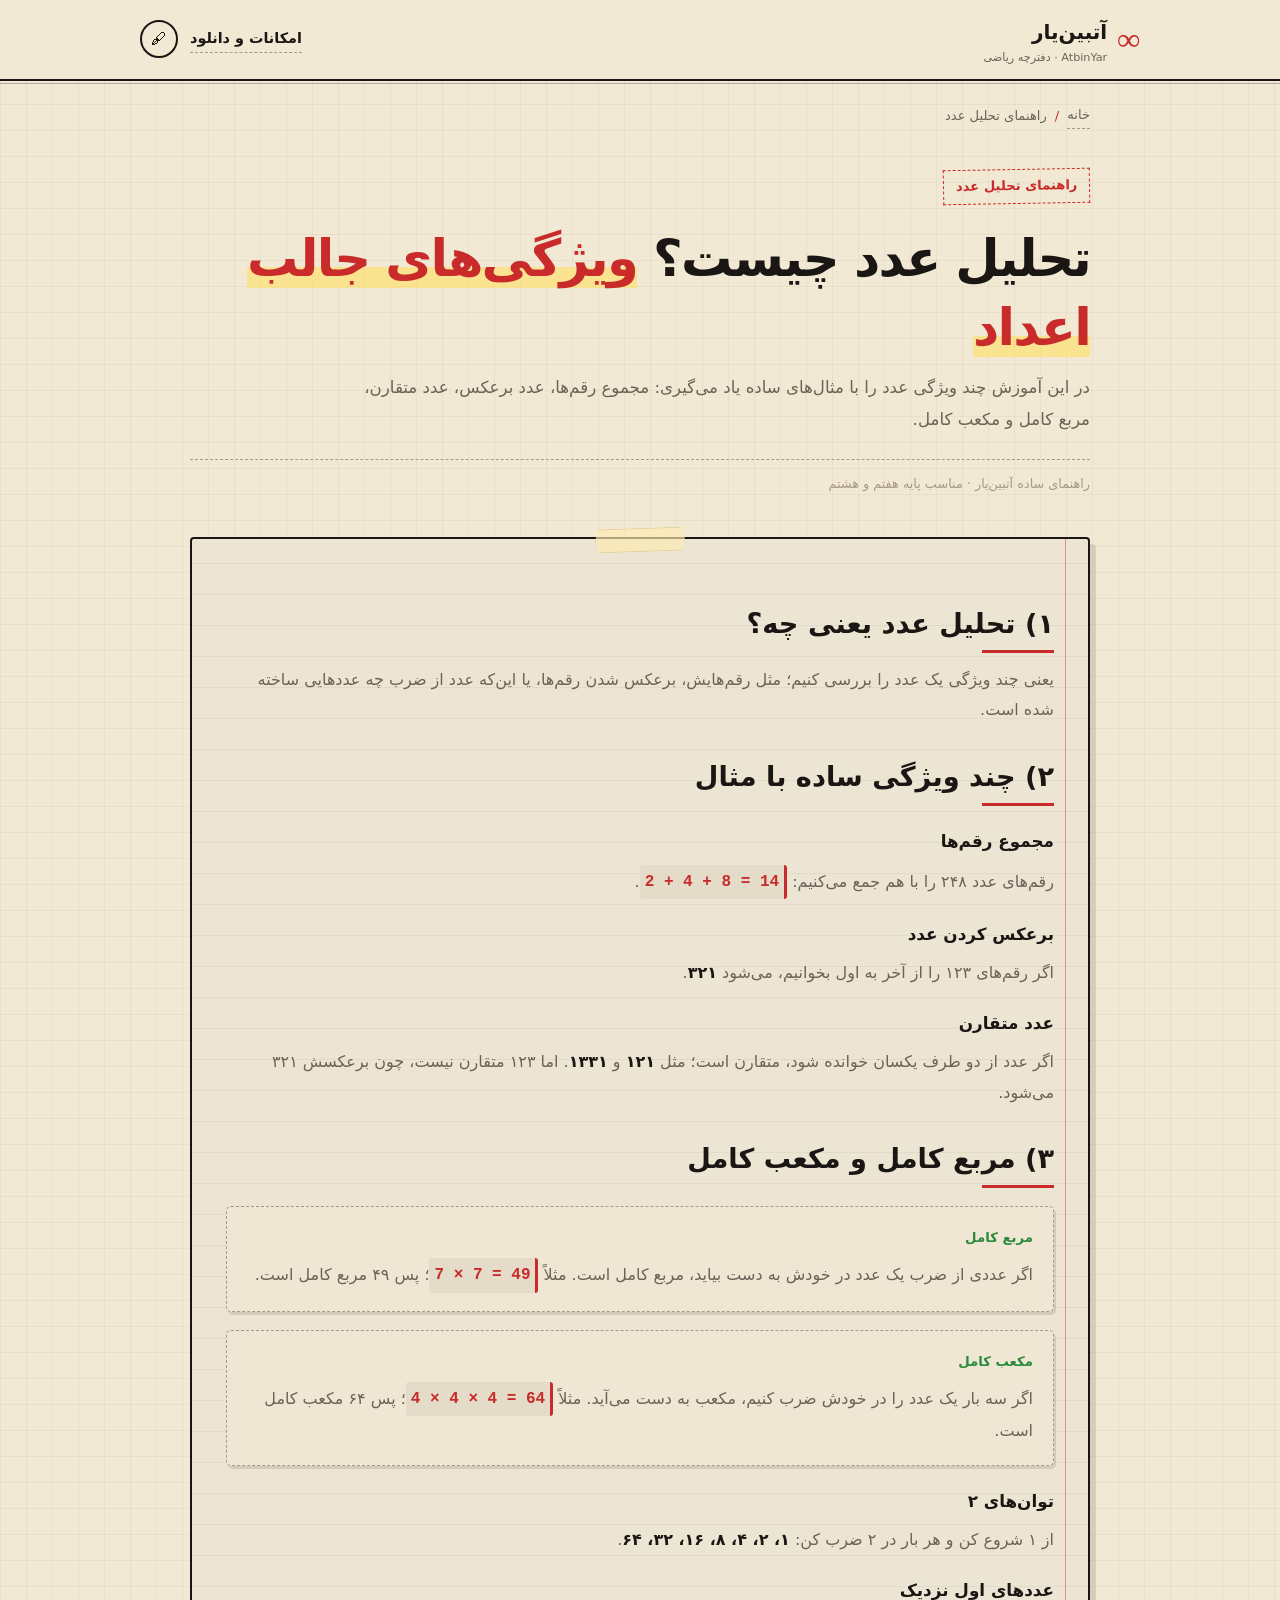
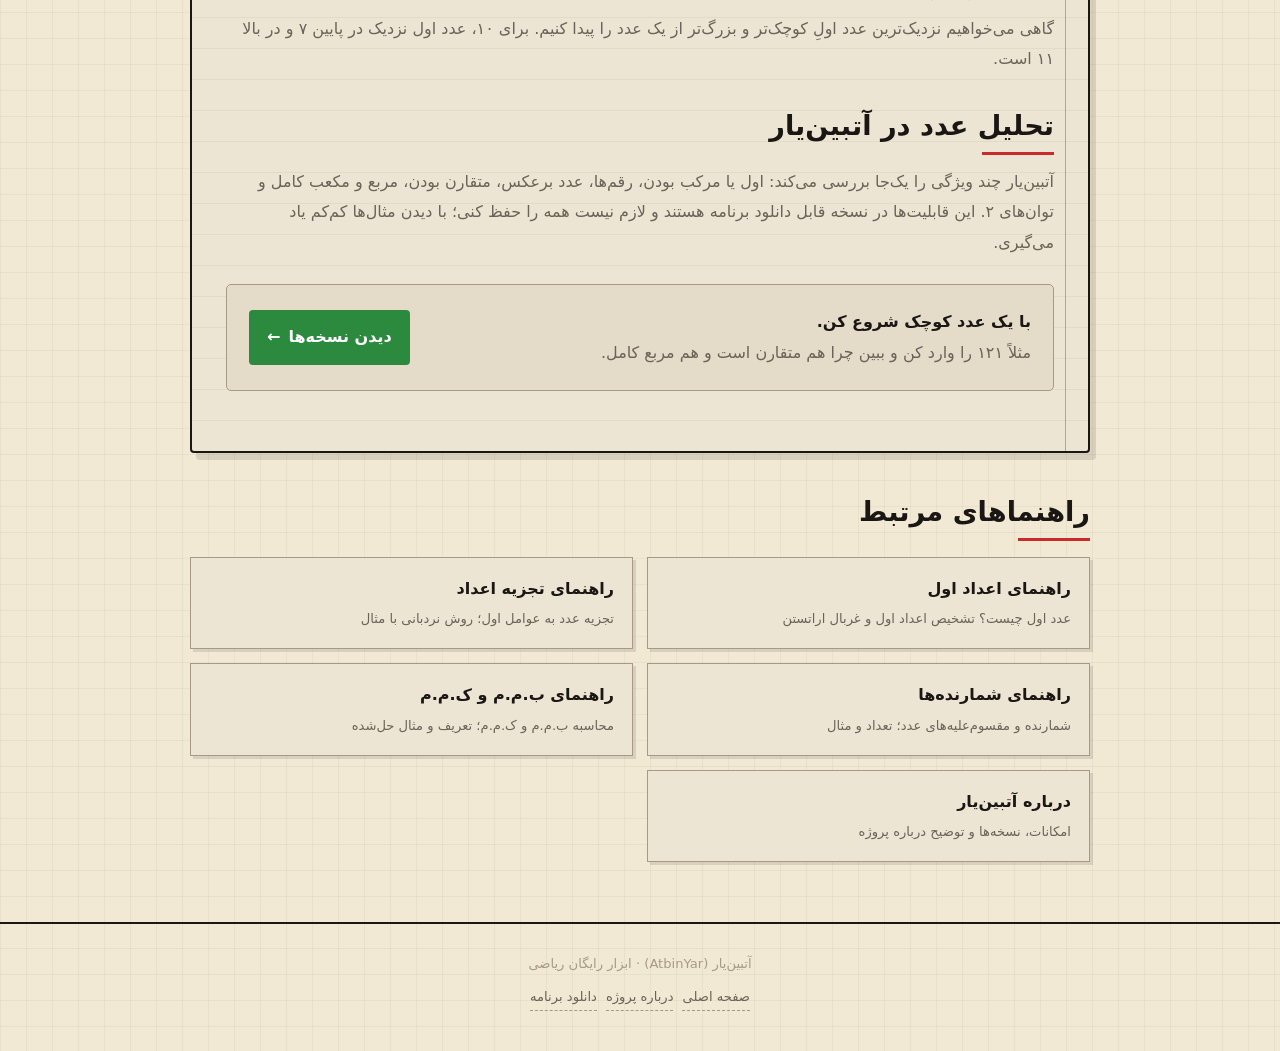
<file: number-analysis.html>
<!DOCTYPE html>
<html lang="fa" dir="rtl" data-mode="paper">
<head>
<meta charset="utf-8">
<meta name="viewport" content="width=device-width, initial-scale=1, viewport-fit=cover">
<title>تحلیل عدد؛ اعداد متقارن، مربع کامل و توان دو | آتبین‌یار</title>
<meta name="description" content="ویژگی‌های عدد را با مثال‌های ساده یاد بگیر: مجموع رقم‌ها، عدد برعکس، عدد متقارن، مربع کامل، مکعب کامل و توان‌های ۲. آموزش پایه هفتم و هشتم از آتبین‌یار.">
<meta name="author" content="آتبین‌یار (AtbinYar)">
<meta name="robots" content="index, follow, max-image-preview:large, max-snippet:-1">
<link rel="canonical" href="https://atbinyar.ir/number-analysis.html">
<meta name="theme-color" content="#f2e9d4">
<meta property="og:type" content="article">
<meta property="og:site_name" content="آتبین‌یار | AtbinYar">
<meta property="og:title" content="تحلیل عدد؛ اعداد متقارن، مربع کامل و توان دو | آتبین‌یار">
<meta property="og:description" content="ویژگی‌های عدد را با مثال‌های ساده یاد بگیر: مجموع رقم‌ها، عدد برعکس، عدد متقارن، مربع کامل، مکعب کامل و توان‌های ۲. آموزش پایه هفتم و هشتم از آتبین‌یار.">
<meta property="og:url" content="https://atbinyar.ir/number-analysis.html">
<meta property="og:locale" content="fa_IR">
<meta property="og:image" content="https://atbinyar.ir/assets/atbinyar-social.png">
<meta property="og:image:width" content="1200">
<meta property="og:image:height" content="630">
<meta property="og:image:alt" content="آتبین‌یار AtbinYar، راهنمای ریاضی">
<meta name="twitter:card" content="summary_large_image">
<meta name="twitter:title" content="تحلیل عدد؛ اعداد متقارن، مربع کامل و توان دو | آتبین‌یار">
<meta name="twitter:description" content="ویژگی‌های عدد را با مثال‌های ساده یاد بگیر: مجموع رقم‌ها، عدد برعکس، عدد متقارن، مربع کامل، مکعب کامل و توان‌های ۲. آموزش پایه هفتم و هشتم از آتبین‌یار.">
<meta name="twitter:image" content="https://atbinyar.ir/assets/atbinyar-social.png">
<link rel="icon" href="data:image/svg+xml,<svg xmlns='http://www.w3.org/2000/svg' viewBox='0 0 100 100'><text x='50' y='72' font-size='72' text-anchor='middle' font-family='serif' font-weight='900' fill='%23c92a2a'>∞</text></svg>">
<link rel="preconnect" href="https://fonts.googleapis.com">
<link rel="preconnect" href="https://fonts.gstatic.com" crossorigin>
<link href="https://fonts.googleapis.com/css2?family=Estedad:wght@300;400;500;600;700;800;900&family=Caveat:wght@400;700&display=swap" rel="stylesheet">
<link rel="stylesheet" href="assets/seo-pages.css">
<script type="application/ld+json">{"@context":"https://schema.org","@graph":[{"@type":"WebPage","@id":"https://atbinyar.ir/number-analysis.html#webpage","url":"https://atbinyar.ir/number-analysis.html","name":"تحلیل عدد؛ اعداد متقارن، مربع کامل و توان دو | آتبین‌یار","description":"ویژگی‌های عدد را با مثال‌های ساده یاد بگیر: مجموع رقم‌ها، عدد برعکس، عدد متقارن، مربع کامل، مکعب کامل و توان‌های ۲. آموزش پایه هفتم و هشتم از آتبین‌یار.","inLanguage":"fa-IR","isPartOf":{"@id":"https://atbinyar.ir/#website"},"breadcrumb":{"@id":"https://atbinyar.ir/number-analysis.html#breadcrumb"}},{"@type":"BreadcrumbList","@id":"https://atbinyar.ir/number-analysis.html#breadcrumb","itemListElement":[{"@type":"ListItem","position":1,"name":"خانه","item":"https://atbinyar.ir/"},{"@type":"ListItem","position":2,"name":"راهنمای تحلیل عدد","item":"https://atbinyar.ir/number-analysis.html"}]}]}</script>
</head>
<body>
<header class="topbar"><div class="topbar-inner"><a class="brand" href="index.html" aria-label="آتبین‌یار، صفحه اصلی"><span class="brand-mark" aria-hidden="true">∞</span><span>آتبین‌یار <small>AtbinYar · دفترچه ریاضی</small></span></a><div class="top-actions"><a class="home-link" href="index.html#about-title">امکانات و دانلود</a><button class="theme-btn" id="themeBtn" type="button" aria-label="تغییر حالت رنگ" title="تغییر حالت رنگ">🖋</button></div></div></header>
<main class="shell">
<nav class="breadcrumbs" aria-label="مسیر صفحه"><a href="index.html">خانه</a><span class="sep" aria-hidden="true">/</span><span aria-current="page">راهنمای تحلیل عدد</span></nav>
<header class="hero"><span class="eyebrow">راهنمای تحلیل عدد</span><h1>تحلیل عدد چیست؟ <em>ویژگی‌های جالب اعداد</em></h1><p class="lead">در این آموزش چند ویژگی عدد را با مثال‌های ساده یاد می‌گیری: مجموع رقم‌ها، عدد برعکس، عدد متقارن، مربع کامل و مکعب کامل.</p><div class="author-line">راهنمای ساده آتبین‌یار · مناسب پایه هفتم و هشتم</div></header>
<article class="sheet">
<span class="tape" aria-hidden="true"></span>
<h2>۱) تحلیل عدد یعنی چه؟</h2>
<p>یعنی چند ویژگی یک عدد را بررسی کنیم؛ مثل رقم‌هایش، برعکس شدن رقم‌ها، یا این‌که عدد از ضرب چه عددهایی ساخته شده است.</p>
<h2>۲) چند ویژگی ساده با مثال</h2>
<h3>مجموع رقم‌ها</h3><p>رقم‌های عدد ۲۴۸ را با هم جمع می‌کنیم: <span class="math">2 + 4 + 8 = 14</span>.</p>
<h3>برعکس کردن عدد</h3><p>اگر رقم‌های ۱۲۳ را از آخر به اول بخوانیم، می‌شود <strong>۳۲۱</strong>.</p>
<h3>عدد متقارن</h3><p>اگر عدد از دو طرف یکسان خوانده شود، متقارن است؛ مثل <strong>۱۲۱</strong> و <strong>۱۳۳۱</strong>. اما ۱۲۳ متقارن نیست، چون برعکسش ۳۲۱ می‌شود.</p>
<h2>۳) مربع کامل و مکعب کامل</h2>
<div class="example"><span class="example-label">مربع کامل</span><p>اگر عددی از ضرب یک عدد در خودش به دست بیاید، مربع کامل است. مثلاً <span class="math">7 × 7 = 49</span>؛ پس ۴۹ مربع کامل است.</p></div>
<div class="example"><span class="example-label">مکعب کامل</span><p>اگر سه بار یک عدد را در خودش ضرب کنیم، مکعب به دست می‌آید. مثلاً <span class="math">4 × 4 × 4 = 64</span>؛ پس ۶۴ مکعب کامل است.</p></div>
<h3>توان‌های ۲</h3><p>از ۱ شروع کن و هر بار در ۲ ضرب کن: <strong>۱، ۲، ۴، ۸، ۱۶، ۳۲، ۶۴</strong>.</p>
<h3>عددهای اول نزدیک</h3><p>گاهی می‌خواهیم نزدیک‌ترین عدد اولِ کوچک‌تر و بزرگ‌تر از یک عدد را پیدا کنیم. برای ۱۰، عدد اول نزدیک در پایین ۷ و در بالا ۱۱ است.</p>
<h2>تحلیل عدد در آتبین‌یار</h2>
<p>آتبین‌یار چند ویژگی را یک‌جا بررسی می‌کند: اول یا مرکب بودن، رقم‌ها، عدد برعکس، متقارن بودن، مربع و مکعب کامل و توان‌های ۲. این قابلیت‌ها در نسخه قابل دانلود برنامه هستند و لازم نیست همه را حفظ کنی؛ با دیدن مثال‌ها کم‌کم یاد می‌گیری.</p>
<div class="cta"><p><strong>با یک عدد کوچک شروع کن.</strong><br>مثلاً ۱۲۱ را وارد کن و ببین چرا هم متقارن است و هم مربع کامل.</p><a href="index.html#install">دیدن نسخه‌ها <span aria-hidden="true">←</span></a></div>
</article>
<section class="related" aria-labelledby="related-title"><h2 id="related-title">راهنماهای مرتبط</h2><div class="related-grid">
<a href="prime-numbers.html"><b>راهنمای اعداد اول</b><span>عدد اول چیست؟ تشخیص اعداد اول و غربال اراتستن</span></a><a href="prime-factorization.html"><b>راهنمای تجزیه اعداد</b><span>تجزیه عدد به عوامل اول؛ روش نردبانی با مثال</span></a><a href="divisors.html"><b>راهنمای شمارنده‌ها</b><span>شمارنده و مقسوم‌علیه‌های عدد؛ تعداد و مثال</span></a><a href="gcd-lcm.html"><b>راهنمای ب.م.م و ک.م.م</b><span>محاسبه ب.م.م و ک.م.م؛ تعریف و مثال حل‌شده</span></a>
<a href="about.html"><b>درباره آتبین‌یار</b><span>امکانات، نسخه‌ها و توضیح درباره پروژه</span></a>
</div></section>
</main>
<footer class="footer"><div>آتبین‌یار (AtbinYar) · ابزار رایگان ریاضی</div><nav aria-label="پیوندهای پایانی"><a href="index.html">صفحه اصلی</a><a href="about.html">درباره پروژه</a><a href="index.html#install">دانلود برنامه</a></nav></footer>
<script>
(function(){
  const root=document.documentElement, button=document.getElementById('themeBtn');
  function get(key){try{return localStorage.getItem(key)}catch(e){return null}}
  function set(key,value){try{localStorage.setItem(key,value)}catch(e){}}
  const saved=get('atbinyar-page-mode'); if(saved==='paper'||saved==='chalk') root.dataset.mode=saved;
  function sync(){const chalk=root.dataset.mode==='chalk';button.textContent=chalk?'📖':'🖋';button.title=chalk?'تغییر به حالت کاغذ':'تغییر به حالت تخته‌سیاه';button.setAttribute('aria-pressed',String(chalk));}
  sync();button.addEventListener('click',()=>{root.dataset.mode=root.dataset.mode==='chalk'?'paper':'chalk';set('atbinyar-page-mode',root.dataset.mode);sync();});
})();
</script>
</body>
</html>
</file>
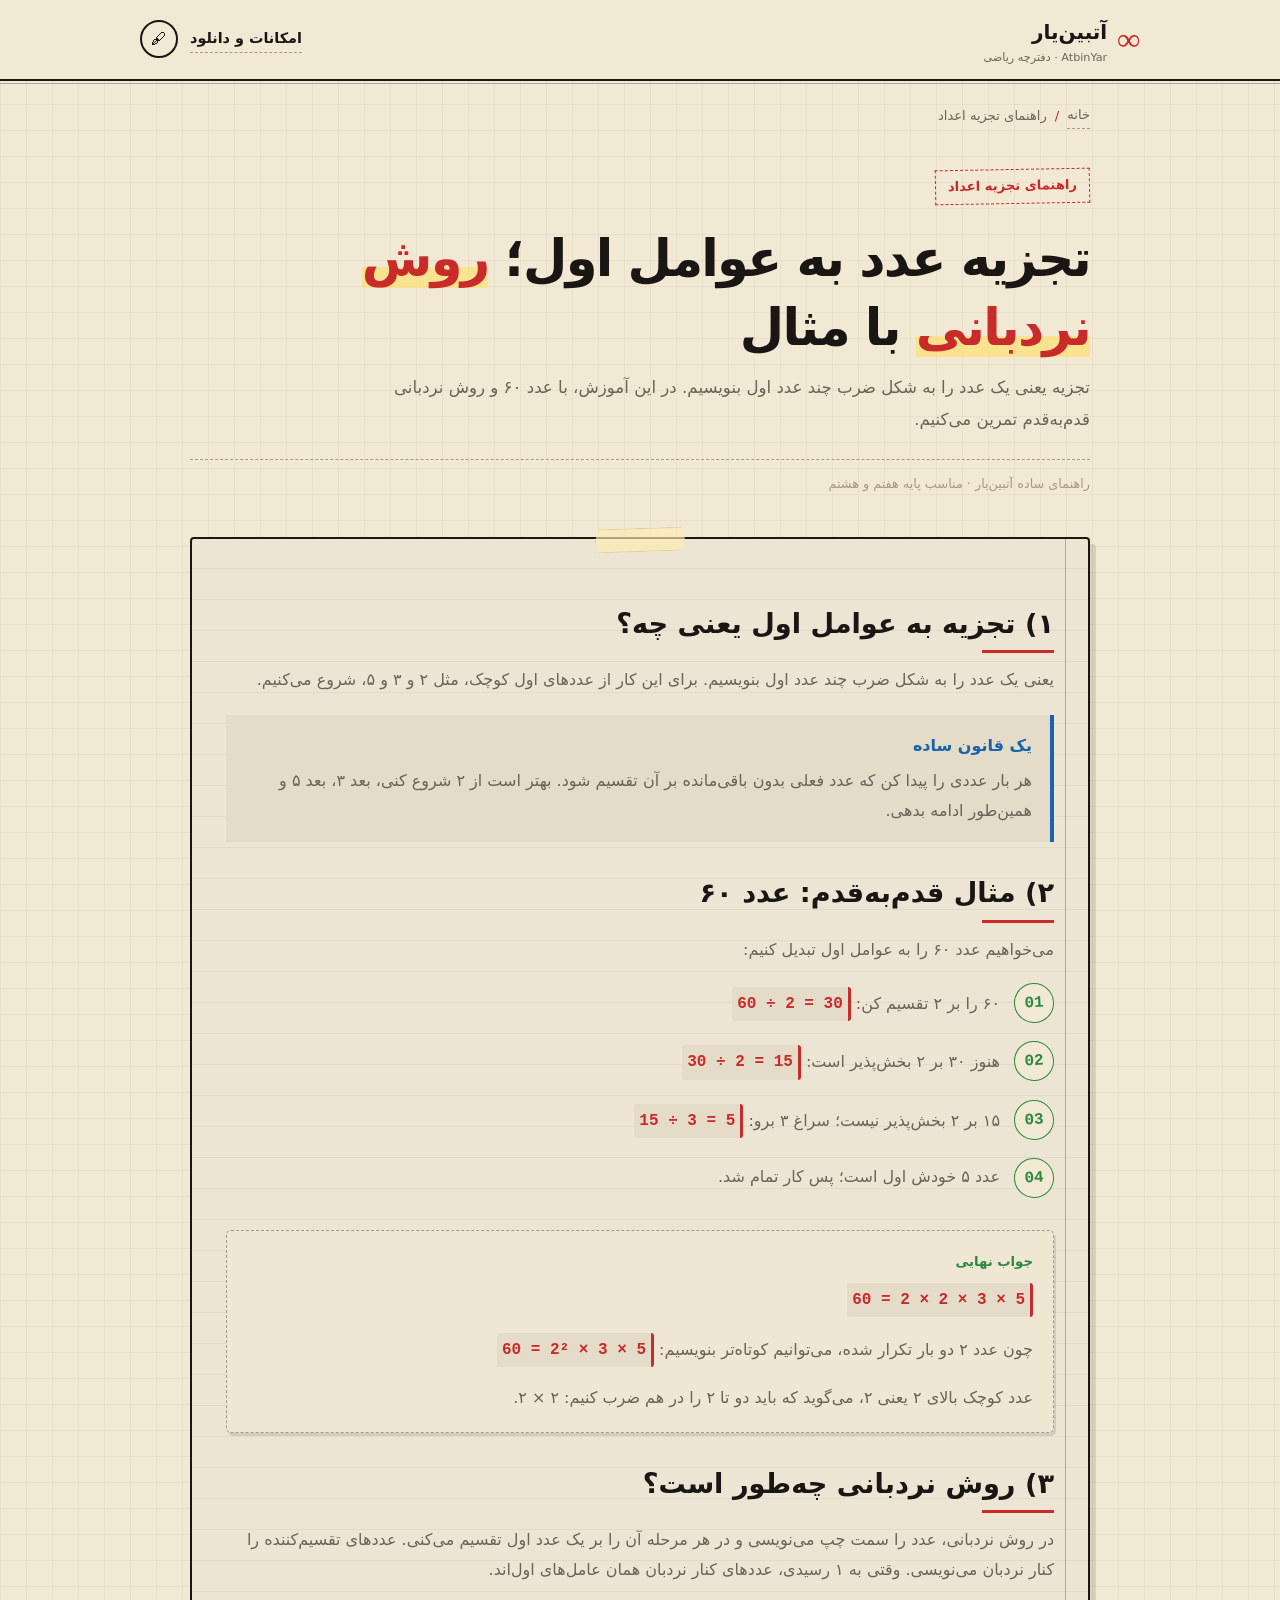
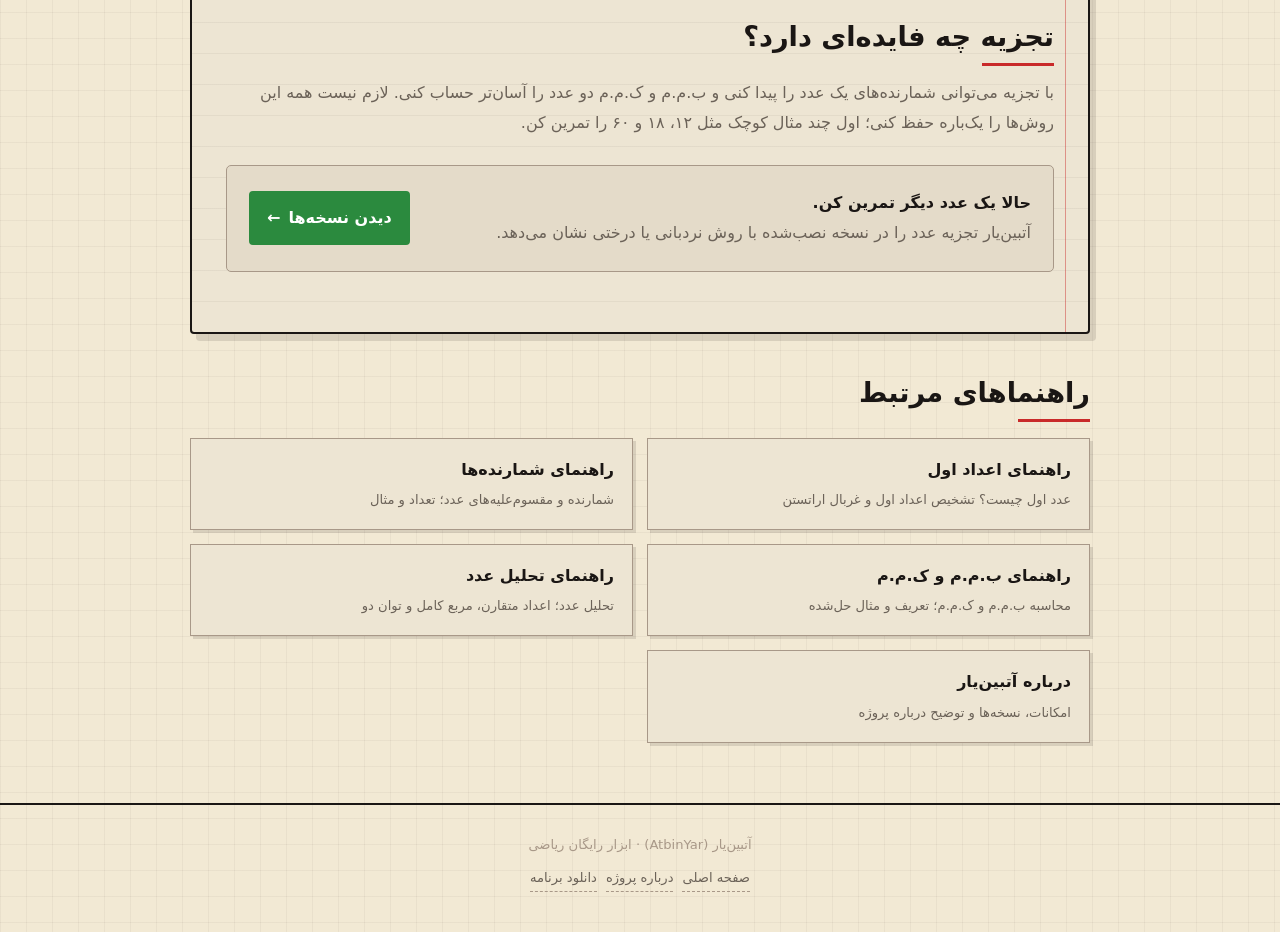
<file: prime-factorization.html>
<!DOCTYPE html>
<html lang="fa" dir="rtl" data-mode="paper">
<head>
<meta charset="utf-8">
<meta name="viewport" content="width=device-width, initial-scale=1, viewport-fit=cover">
<title>تجزیه عدد به عوامل اول؛ روش نردبانی با مثال | آتبین‌یار</title>
<meta name="description" content="تجزیه عدد به عوامل اول را با مثال ساده عدد ۶۰ و روش نردبانی، قدم‌به‌قدم یاد بگیر. راهنمای قابل فهم ریاضی برای پایه هفتم و هشتم از آتبین‌یار.">
<meta name="author" content="آتبین‌یار (AtbinYar)">
<meta name="robots" content="index, follow, max-image-preview:large, max-snippet:-1">
<link rel="canonical" href="https://atbinyar.ir/prime-factorization.html">
<meta name="theme-color" content="#f2e9d4">
<meta property="og:type" content="article">
<meta property="og:site_name" content="آتبین‌یار | AtbinYar">
<meta property="og:title" content="تجزیه عدد به عوامل اول؛ روش نردبانی با مثال | آتبین‌یار">
<meta property="og:description" content="تجزیه عدد به عوامل اول را با مثال ساده عدد ۶۰ و روش نردبانی، قدم‌به‌قدم یاد بگیر. راهنمای قابل فهم ریاضی برای پایه هفتم و هشتم از آتبین‌یار.">
<meta property="og:url" content="https://atbinyar.ir/prime-factorization.html">
<meta property="og:locale" content="fa_IR">
<meta property="og:image" content="https://atbinyar.ir/assets/atbinyar-social.png">
<meta property="og:image:width" content="1200">
<meta property="og:image:height" content="630">
<meta property="og:image:alt" content="آتبین‌یار AtbinYar، راهنمای ریاضی">
<meta name="twitter:card" content="summary_large_image">
<meta name="twitter:title" content="تجزیه عدد به عوامل اول؛ روش نردبانی با مثال | آتبین‌یار">
<meta name="twitter:description" content="تجزیه عدد به عوامل اول را با مثال ساده عدد ۶۰ و روش نردبانی، قدم‌به‌قدم یاد بگیر. راهنمای قابل فهم ریاضی برای پایه هفتم و هشتم از آتبین‌یار.">
<meta name="twitter:image" content="https://atbinyar.ir/assets/atbinyar-social.png">
<link rel="icon" href="data:image/svg+xml,<svg xmlns='http://www.w3.org/2000/svg' viewBox='0 0 100 100'><text x='50' y='72' font-size='72' text-anchor='middle' font-family='serif' font-weight='900' fill='%23c92a2a'>∞</text></svg>">
<link rel="preconnect" href="https://fonts.googleapis.com">
<link rel="preconnect" href="https://fonts.gstatic.com" crossorigin>
<link href="https://fonts.googleapis.com/css2?family=Estedad:wght@300;400;500;600;700;800;900&family=Caveat:wght@400;700&display=swap" rel="stylesheet">
<link rel="stylesheet" href="assets/seo-pages.css">
<script type="application/ld+json">{"@context":"https://schema.org","@graph":[{"@type":"WebPage","@id":"https://atbinyar.ir/prime-factorization.html#webpage","url":"https://atbinyar.ir/prime-factorization.html","name":"تجزیه عدد به عوامل اول؛ روش نردبانی با مثال | آتبین‌یار","description":"تجزیه عدد به عوامل اول را با مثال ساده عدد ۶۰ و روش نردبانی، قدم‌به‌قدم یاد بگیر. راهنمای قابل فهم ریاضی برای پایه هفتم و هشتم از آتبین‌یار.","inLanguage":"fa-IR","isPartOf":{"@id":"https://atbinyar.ir/#website"},"breadcrumb":{"@id":"https://atbinyar.ir/prime-factorization.html#breadcrumb"}},{"@type":"BreadcrumbList","@id":"https://atbinyar.ir/prime-factorization.html#breadcrumb","itemListElement":[{"@type":"ListItem","position":1,"name":"خانه","item":"https://atbinyar.ir/"},{"@type":"ListItem","position":2,"name":"راهنمای تجزیه اعداد","item":"https://atbinyar.ir/prime-factorization.html"}]}]}</script>
</head>
<body>
<header class="topbar"><div class="topbar-inner"><a class="brand" href="index.html" aria-label="آتبین‌یار، صفحه اصلی"><span class="brand-mark" aria-hidden="true">∞</span><span>آتبین‌یار <small>AtbinYar · دفترچه ریاضی</small></span></a><div class="top-actions"><a class="home-link" href="index.html#about-title">امکانات و دانلود</a><button class="theme-btn" id="themeBtn" type="button" aria-label="تغییر حالت رنگ" title="تغییر حالت رنگ">🖋</button></div></div></header>
<main class="shell">
<nav class="breadcrumbs" aria-label="مسیر صفحه"><a href="index.html">خانه</a><span class="sep" aria-hidden="true">/</span><span aria-current="page">راهنمای تجزیه اعداد</span></nav>
<header class="hero"><span class="eyebrow">راهنمای تجزیه اعداد</span><h1>تجزیه عدد به عوامل اول؛ <em>روش نردبانی</em> با مثال</h1><p class="lead">تجزیه یعنی یک عدد را به شکل ضرب چند عدد اول بنویسیم. در این آموزش، با عدد ۶۰ و روش نردبانی قدم‌به‌قدم تمرین می‌کنیم.</p><div class="author-line">راهنمای ساده آتبین‌یار · مناسب پایه هفتم و هشتم</div></header>
<article class="sheet">
<span class="tape" aria-hidden="true"></span>
<h2>۱) تجزیه به عوامل اول یعنی چه؟</h2>
<p>یعنی یک عدد را به شکل ضرب چند عدد اول بنویسیم. برای این کار از عددهای اول کوچک، مثل ۲ و ۳ و ۵، شروع می‌کنیم.</p>
<div class="note"><strong>یک قانون ساده</strong>هر بار عددی را پیدا کن که عدد فعلی بدون باقی‌مانده بر آن تقسیم شود. بهتر است از ۲ شروع کنی، بعد ۳، بعد ۵ و همین‌طور ادامه بدهی.</div>
<h2>۲) مثال قدم‌به‌قدم: عدد ۶۰</h2>
<p>می‌خواهیم عدد ۶۰ را به عوامل اول تبدیل کنیم:</p>
<ol class="steps"><li>۶۰ را بر ۲ تقسیم کن: <span class="math">60 ÷ 2 = 30</span></li><li>هنوز ۳۰ بر ۲ بخش‌پذیر است: <span class="math">30 ÷ 2 = 15</span></li><li>۱۵ بر ۲ بخش‌پذیر نیست؛ سراغ ۳ برو: <span class="math">15 ÷ 3 = 5</span></li><li>عدد ۵ خودش اول است؛ پس کار تمام شد.</li></ol>
<div class="example"><span class="example-label">جواب نهایی</span><p><span class="math">60 = 2 × 2 × 3 × 5</span></p><p>چون عدد ۲ دو بار تکرار شده، می‌توانیم کوتاه‌تر بنویسیم: <span class="math">60 = 2² × 3 × 5</span></p><p>عدد کوچک بالای ۲ یعنی ۲، می‌گوید که باید دو تا ۲ را در هم ضرب کنیم: ۲ × ۲.</p></div>
<h2>۳) روش نردبانی چه‌طور است؟</h2>
<p>در روش نردبانی، عدد را سمت چپ می‌نویسی و در هر مرحله آن را بر یک عدد اول تقسیم می‌کنی. عددهای تقسیم‌کننده را کنار نردبان می‌نویسی. وقتی به ۱ رسیدی، عددهای کنار نردبان همان عامل‌های اول‌اند.</p>
<h2>تجزیه چه فایده‌ای دارد؟</h2>
<p>با تجزیه می‌توانی شمارنده‌های یک عدد را پیدا کنی و ب.م.م و ک.م.م دو عدد را آسان‌تر حساب کنی. لازم نیست همه این روش‌ها را یک‌باره حفظ کنی؛ اول چند مثال کوچک مثل ۱۲، ۱۸ و ۶۰ را تمرین کن.</p>
<div class="cta"><p><strong>حالا یک عدد دیگر تمرین کن.</strong><br>آتبین‌یار تجزیه عدد را در نسخه نصب‌شده با روش نردبانی یا درختی نشان می‌دهد.</p><a href="index.html#install">دیدن نسخه‌ها <span aria-hidden="true">←</span></a></div>
</article>
<section class="related" aria-labelledby="related-title"><h2 id="related-title">راهنماهای مرتبط</h2><div class="related-grid">
<a href="prime-numbers.html"><b>راهنمای اعداد اول</b><span>عدد اول چیست؟ تشخیص اعداد اول و غربال اراتستن</span></a><a href="divisors.html"><b>راهنمای شمارنده‌ها</b><span>شمارنده و مقسوم‌علیه‌های عدد؛ تعداد و مثال</span></a><a href="gcd-lcm.html"><b>راهنمای ب.م.م و ک.م.م</b><span>محاسبه ب.م.م و ک.م.م؛ تعریف و مثال حل‌شده</span></a><a href="number-analysis.html"><b>راهنمای تحلیل عدد</b><span>تحلیل عدد؛ اعداد متقارن، مربع کامل و توان دو</span></a>
<a href="about.html"><b>درباره آتبین‌یار</b><span>امکانات، نسخه‌ها و توضیح درباره پروژه</span></a>
</div></section>
</main>
<footer class="footer"><div>آتبین‌یار (AtbinYar) · ابزار رایگان ریاضی</div><nav aria-label="پیوندهای پایانی"><a href="index.html">صفحه اصلی</a><a href="about.html">درباره پروژه</a><a href="index.html#install">دانلود برنامه</a></nav></footer>
<script>
(function(){
  const root=document.documentElement, button=document.getElementById('themeBtn');
  function get(key){try{return localStorage.getItem(key)}catch(e){return null}}
  function set(key,value){try{localStorage.setItem(key,value)}catch(e){}}
  const saved=get('atbinyar-page-mode'); if(saved==='paper'||saved==='chalk') root.dataset.mode=saved;
  function sync(){const chalk=root.dataset.mode==='chalk';button.textContent=chalk?'📖':'🖋';button.title=chalk?'تغییر به حالت کاغذ':'تغییر به حالت تخته‌سیاه';button.setAttribute('aria-pressed',String(chalk));}
  sync();button.addEventListener('click',()=>{root.dataset.mode=root.dataset.mode==='chalk'?'paper':'chalk';set('atbinyar-page-mode',root.dataset.mode);sync();});
})();
</script>
</body>
</html>
</file>
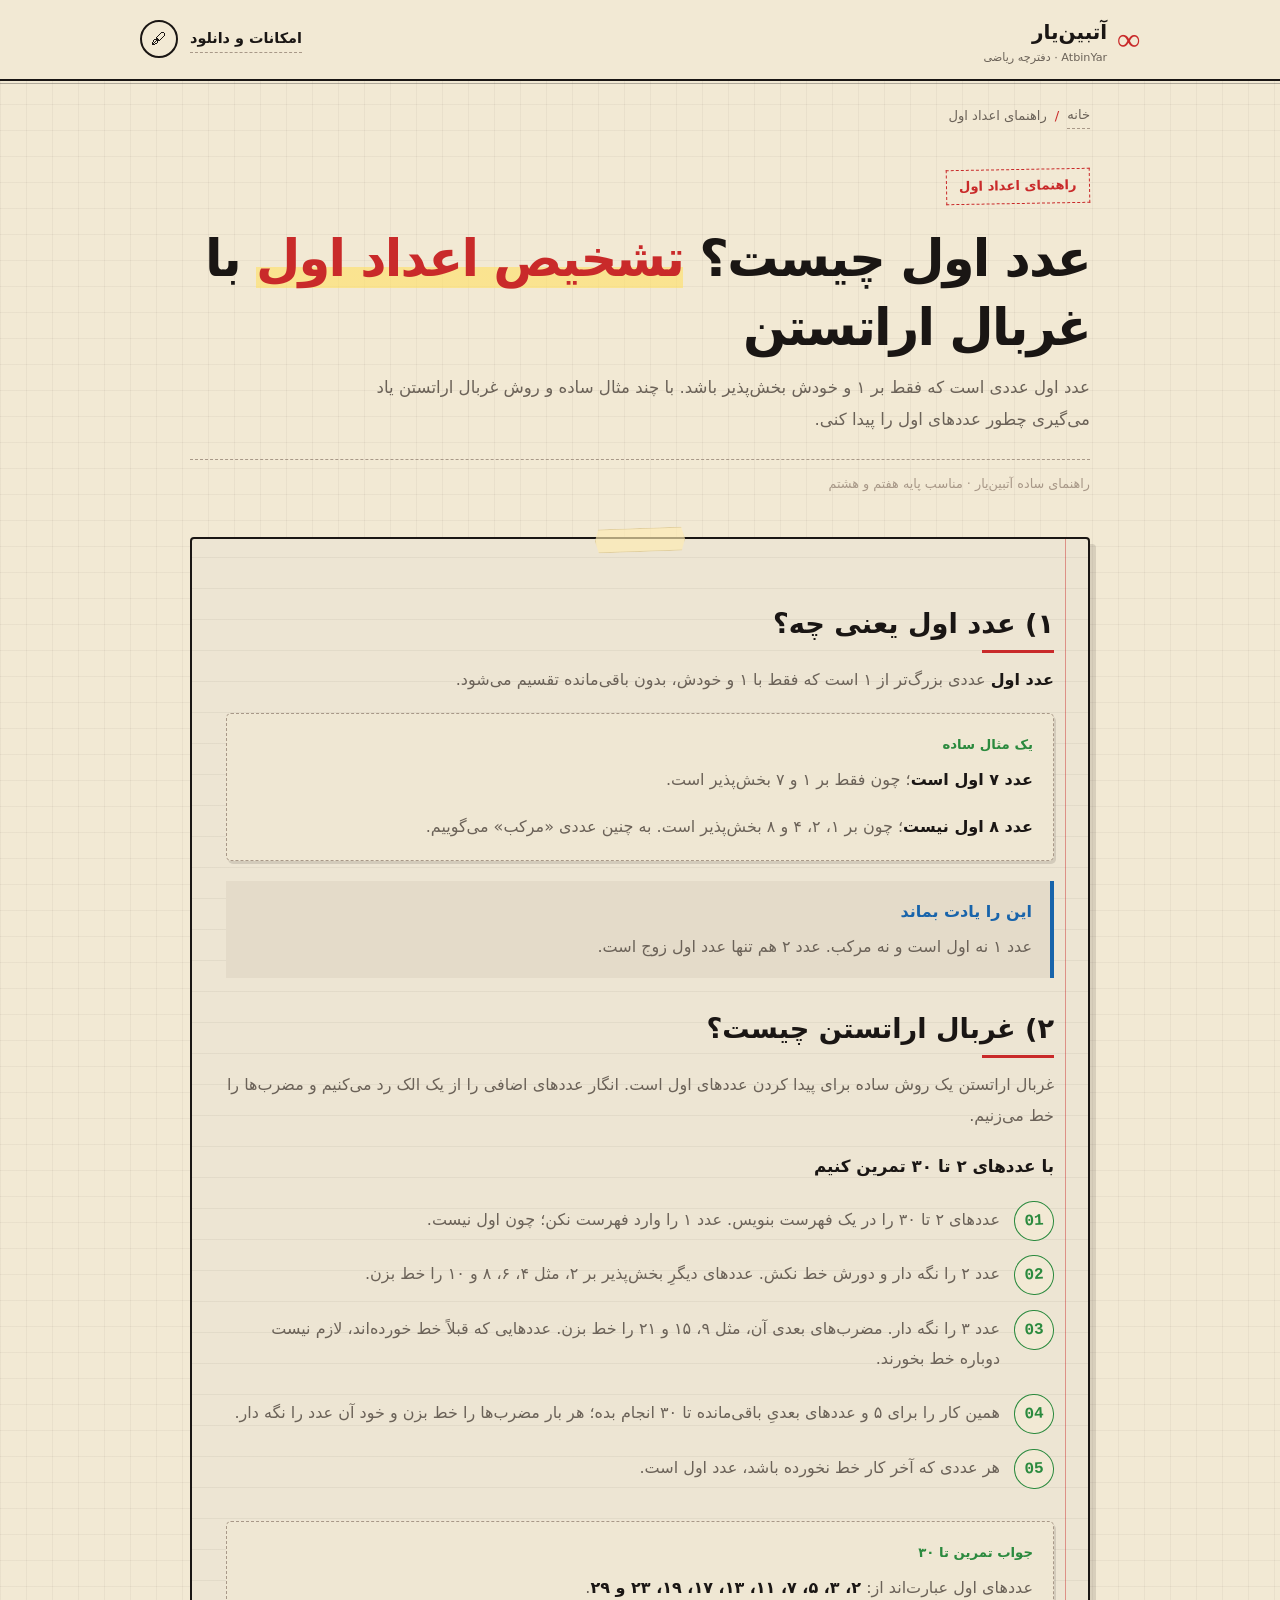
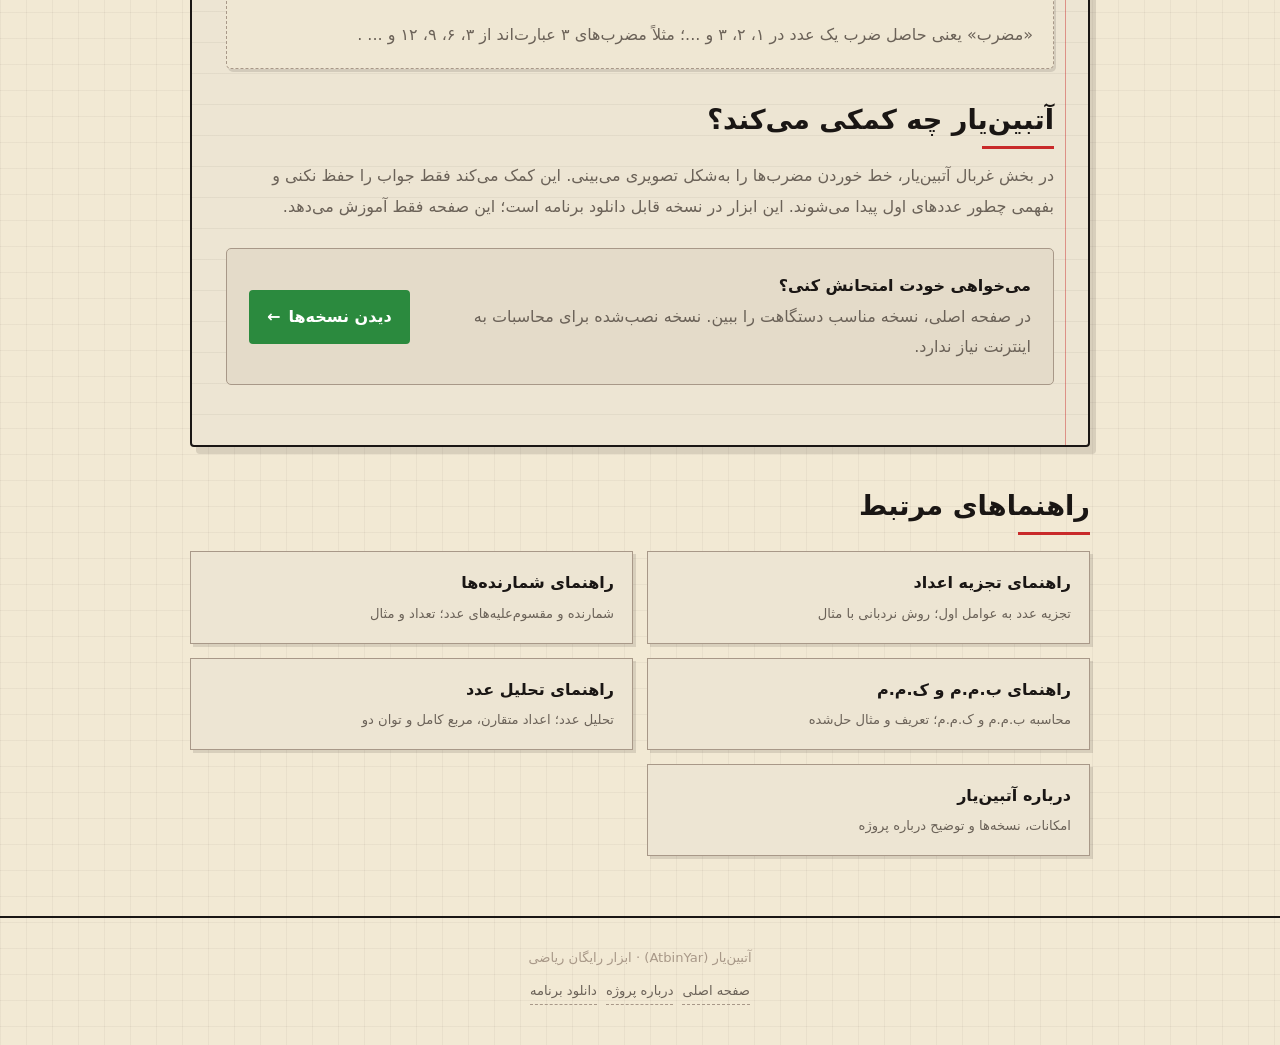
<file: prime-numbers.html>
<!DOCTYPE html>
<html lang="fa" dir="rtl" data-mode="paper">
<head>
<meta charset="utf-8">
<meta name="viewport" content="width=device-width, initial-scale=1, viewport-fit=cover">
<title>عدد اول چیست؟ تشخیص اعداد اول و غربال اراتستن | آتبین‌یار</title>
<meta name="description" content="عدد اول یعنی چه؟ با مثال ساده و آموزش قدم‌به‌قدم غربال اراتستن، عددهای اول تا ۳۰ را پیدا کن. راهنمای ساده ریاضی برای پایه هفتم و هشتم از آتبین‌یار.">
<meta name="author" content="آتبین‌یار (AtbinYar)">
<meta name="robots" content="index, follow, max-image-preview:large, max-snippet:-1">
<link rel="canonical" href="https://atbinyar.ir/prime-numbers.html">
<meta name="theme-color" content="#f2e9d4">
<meta property="og:type" content="article">
<meta property="og:site_name" content="آتبین‌یار | AtbinYar">
<meta property="og:title" content="عدد اول چیست؟ تشخیص اعداد اول و غربال اراتستن | آتبین‌یار">
<meta property="og:description" content="عدد اول یعنی چه؟ با مثال ساده و آموزش قدم‌به‌قدم غربال اراتستن، عددهای اول تا ۳۰ را پیدا کن. راهنمای ساده ریاضی برای پایه هفتم و هشتم از آتبین‌یار.">
<meta property="og:url" content="https://atbinyar.ir/prime-numbers.html">
<meta property="og:locale" content="fa_IR">
<meta property="og:image" content="https://atbinyar.ir/assets/atbinyar-social.png">
<meta property="og:image:width" content="1200">
<meta property="og:image:height" content="630">
<meta property="og:image:alt" content="آتبین‌یار AtbinYar، راهنمای ریاضی">
<meta name="twitter:card" content="summary_large_image">
<meta name="twitter:title" content="عدد اول چیست؟ تشخیص اعداد اول و غربال اراتستن | آتبین‌یار">
<meta name="twitter:description" content="عدد اول یعنی چه؟ با مثال ساده و آموزش قدم‌به‌قدم غربال اراتستن، عددهای اول تا ۳۰ را پیدا کن. راهنمای ساده ریاضی برای پایه هفتم و هشتم از آتبین‌یار.">
<meta name="twitter:image" content="https://atbinyar.ir/assets/atbinyar-social.png">
<link rel="icon" href="data:image/svg+xml,<svg xmlns='http://www.w3.org/2000/svg' viewBox='0 0 100 100'><text x='50' y='72' font-size='72' text-anchor='middle' font-family='serif' font-weight='900' fill='%23c92a2a'>∞</text></svg>">
<link rel="preconnect" href="https://fonts.googleapis.com">
<link rel="preconnect" href="https://fonts.gstatic.com" crossorigin>
<link href="https://fonts.googleapis.com/css2?family=Estedad:wght@300;400;500;600;700;800;900&family=Caveat:wght@400;700&display=swap" rel="stylesheet">
<link rel="stylesheet" href="assets/seo-pages.css">
<script type="application/ld+json">{"@context":"https://schema.org","@graph":[{"@type":"WebPage","@id":"https://atbinyar.ir/prime-numbers.html#webpage","url":"https://atbinyar.ir/prime-numbers.html","name":"عدد اول چیست؟ تشخیص اعداد اول و غربال اراتستن | آتبین‌یار","description":"عدد اول یعنی چه؟ با مثال ساده و آموزش قدم‌به‌قدم غربال اراتستن، عددهای اول تا ۳۰ را پیدا کن. راهنمای ساده ریاضی برای پایه هفتم و هشتم از آتبین‌یار.","inLanguage":"fa-IR","isPartOf":{"@id":"https://atbinyar.ir/#website"},"breadcrumb":{"@id":"https://atbinyar.ir/prime-numbers.html#breadcrumb"}},{"@type":"BreadcrumbList","@id":"https://atbinyar.ir/prime-numbers.html#breadcrumb","itemListElement":[{"@type":"ListItem","position":1,"name":"خانه","item":"https://atbinyar.ir/"},{"@type":"ListItem","position":2,"name":"راهنمای اعداد اول","item":"https://atbinyar.ir/prime-numbers.html"}]}]}</script>
</head>
<body>
<header class="topbar"><div class="topbar-inner"><a class="brand" href="index.html" aria-label="آتبین‌یار، صفحه اصلی"><span class="brand-mark" aria-hidden="true">∞</span><span>آتبین‌یار <small>AtbinYar · دفترچه ریاضی</small></span></a><div class="top-actions"><a class="home-link" href="index.html#about-title">امکانات و دانلود</a><button class="theme-btn" id="themeBtn" type="button" aria-label="تغییر حالت رنگ" title="تغییر حالت رنگ">🖋</button></div></div></header>
<main class="shell">
<nav class="breadcrumbs" aria-label="مسیر صفحه"><a href="index.html">خانه</a><span class="sep" aria-hidden="true">/</span><span aria-current="page">راهنمای اعداد اول</span></nav>
<header class="hero"><span class="eyebrow">راهنمای اعداد اول</span><h1>عدد اول چیست؟ <em>تشخیص اعداد اول</em> با غربال اراتستن</h1><p class="lead">عدد اول عددی است که فقط بر ۱ و خودش بخش‌پذیر باشد. با چند مثال ساده و روش غربال اراتستن یاد می‌گیری چطور عددهای اول را پیدا کنی.</p><div class="author-line">راهنمای ساده آتبین‌یار · مناسب پایه هفتم و هشتم</div></header>
<article class="sheet">
<span class="tape" aria-hidden="true"></span>
<h2>۱) عدد اول یعنی چه؟</h2>
<p><strong>عدد اول</strong> عددی بزرگ‌تر از ۱ است که فقط با ۱ و خودش، بدون باقی‌مانده تقسیم می‌شود.</p>
<div class="example"><span class="example-label">یک مثال ساده</span><p><strong>عدد ۷ اول است</strong>؛ چون فقط بر ۱ و ۷ بخش‌پذیر است.</p><p><strong>عدد ۸ اول نیست</strong>؛ چون بر ۱، ۲، ۴ و ۸ بخش‌پذیر است. به چنین عددی «مرکب» می‌گوییم.</p></div>
<div class="note"><strong>این را یادت بماند</strong>عدد ۱ نه اول است و نه مرکب. عدد ۲ هم تنها عدد اول زوج است.</div>
<h2>۲) غربال اراتستن چیست؟</h2>
<p>غربال اراتستن یک روش ساده برای پیدا کردن عددهای اول است. انگار عددهای اضافی را از یک الک رد می‌کنیم و مضرب‌ها را خط می‌زنیم.</p>
<h3>با عددهای ۲ تا ۳۰ تمرین کنیم</h3>
<ol class="steps"><li>عددهای ۲ تا ۳۰ را در یک فهرست بنویس. عدد ۱ را وارد فهرست نکن؛ چون اول نیست.</li><li>عدد ۲ را نگه دار و دورش خط نکش. عددهای دیگرِ بخش‌پذیر بر ۲، مثل ۴، ۶، ۸ و ۱۰ را خط بزن.</li><li>عدد ۳ را نگه دار. مضرب‌های بعدی آن، مثل ۹، ۱۵ و ۲۱ را خط بزن. عددهایی که قبلاً خط خورده‌اند، لازم نیست دوباره خط بخورند.</li><li>همین کار را برای ۵ و عددهای بعدیِ باقی‌مانده تا ۳۰ انجام بده؛ هر بار مضرب‌ها را خط بزن و خود آن عدد را نگه دار.</li><li>هر عددی که آخر کار خط نخورده باشد، عدد اول است.</li></ol>
<div class="example"><span class="example-label">جواب تمرین تا ۳۰</span><p>عددهای اول عبارت‌اند از: <strong>۲، ۳، ۵، ۷، ۱۱، ۱۳، ۱۷، ۱۹، ۲۳ و ۲۹</strong>.</p><p>«مضرب» یعنی حاصل ضرب یک عدد در ۱، ۲، ۳ و ...؛ مثلاً مضرب‌های ۳ عبارت‌اند از ۳، ۶، ۹، ۱۲ و ... .</p></div>
<h2>آتبین‌یار چه کمکی می‌کند؟</h2>
<p>در بخش غربال آتبین‌یار، خط خوردن مضرب‌ها را به‌شکل تصویری می‌بینی. این کمک می‌کند فقط جواب را حفظ نکنی و بفهمی چطور عددهای اول پیدا می‌شوند. این ابزار در نسخه قابل دانلود برنامه است؛ این صفحه فقط آموزش می‌دهد.</p>
<div class="cta"><p><strong>می‌خواهی خودت امتحانش کنی؟</strong><br>در صفحه اصلی، نسخه مناسب دستگاهت را ببین. نسخه نصب‌شده برای محاسبات به اینترنت نیاز ندارد.</p><a href="index.html#install">دیدن نسخه‌ها <span aria-hidden="true">←</span></a></div>
</article>
<section class="related" aria-labelledby="related-title"><h2 id="related-title">راهنماهای مرتبط</h2><div class="related-grid">
<a href="prime-factorization.html"><b>راهنمای تجزیه اعداد</b><span>تجزیه عدد به عوامل اول؛ روش نردبانی با مثال</span></a><a href="divisors.html"><b>راهنمای شمارنده‌ها</b><span>شمارنده و مقسوم‌علیه‌های عدد؛ تعداد و مثال</span></a><a href="gcd-lcm.html"><b>راهنمای ب.م.م و ک.م.م</b><span>محاسبه ب.م.م و ک.م.م؛ تعریف و مثال حل‌شده</span></a><a href="number-analysis.html"><b>راهنمای تحلیل عدد</b><span>تحلیل عدد؛ اعداد متقارن، مربع کامل و توان دو</span></a>
<a href="about.html"><b>درباره آتبین‌یار</b><span>امکانات، نسخه‌ها و توضیح درباره پروژه</span></a>
</div></section>
</main>
<footer class="footer"><div>آتبین‌یار (AtbinYar) · ابزار رایگان ریاضی</div><nav aria-label="پیوندهای پایانی"><a href="index.html">صفحه اصلی</a><a href="about.html">درباره پروژه</a><a href="index.html#install">دانلود برنامه</a></nav></footer>
<script>
(function(){
  const root=document.documentElement, button=document.getElementById('themeBtn');
  function get(key){try{return localStorage.getItem(key)}catch(e){return null}}
  function set(key,value){try{localStorage.setItem(key,value)}catch(e){}}
  const saved=get('atbinyar-page-mode'); if(saved==='paper'||saved==='chalk') root.dataset.mode=saved;
  function sync(){const chalk=root.dataset.mode==='chalk';button.textContent=chalk?'📖':'🖋';button.title=chalk?'تغییر به حالت کاغذ':'تغییر به حالت تخته‌سیاه';button.setAttribute('aria-pressed',String(chalk));}
  sync();button.addEventListener('click',()=>{root.dataset.mode=root.dataset.mode==='chalk'?'paper':'chalk';set('atbinyar-page-mode',root.dataset.mode);sync();});
})();
</script>
</body>
</html>
</file>
<file: assets/seo-pages.css>
:root{color-scheme:light;--bg:#f2e9d4;--surface:#ede5d3;--surface2:#e4dbc9;--ink:#1a1614;--muted:#6b6258;--dim:#a89888;--red:#c92a2a;--blue:#1864ab;--green:#2b8a3e;--line:#d8d0be;--line-strong:#a89888;--shadow:rgba(26,22,20,.12);--highlight:rgba(255,224,102,.62)}
:root[data-mode="chalk"]{color-scheme:dark;--bg:#1a2820;--surface:#1c3323;--surface2:#24432c;--ink:#e8e8d8;--muted:#a8a890;--dim:#6b806d;--red:#e57c7c;--blue:#6ec6f5;--green:#7fbf7f;--line:#2a4530;--line-strong:#3a5540;--shadow:rgba(0,0,0,.4);--highlight:rgba(255,224,102,.20)}
*{box-sizing:border-box;-webkit-tap-highlight-color:transparent}html{scroll-behavior:smooth;scrollbar-width:thin;scrollbar-color:var(--line-strong) transparent}body{margin:0;min-height:100vh;overflow-x:hidden;font-family:'Estedad',system-ui,sans-serif;line-height:1.9;color:var(--ink);background-color:var(--bg);background-image:linear-gradient(rgba(26,22,20,.045) 1px,transparent 1px),linear-gradient(90deg,rgba(26,22,20,.045) 1px,transparent 1px);background-size:26px 26px;transition:background-color .35s,color .35s;-webkit-font-smoothing:antialiased}a{color:var(--blue)}a:focus-visible,button:focus-visible{outline:3px solid var(--blue);outline-offset:4px}::selection{background:var(--highlight);color:var(--ink)}
.topbar{border-bottom:2px solid var(--ink);background:var(--bg);position:relative;z-index:2}.topbar::after{content:'';display:block;height:1px;background:var(--ink);opacity:.3;transform:translateY(5px)}.topbar-inner{width:min(100% - 36px,1000px);margin:auto;min-height:78px;display:flex;align-items:center;justify-content:space-between;gap:16px}.brand{display:flex;align-items:center;gap:10px;text-decoration:none;color:var(--ink);font-weight:900;font-size:1.25rem;white-space:nowrap}.brand-mark{font-family:Georgia,serif;font-size:2rem;color:var(--red);line-height:1}.brand small{display:block;color:var(--muted);font-size:.7rem;font-weight:500;line-height:1.3}.top-actions{display:flex;align-items:center;gap:12px}.home-link{font-size:.9rem;font-weight:800;text-decoration:none;color:var(--ink);border-bottom:1px dashed var(--line-strong)}.theme-btn{width:38px;height:38px;display:grid;place-items:center;border:2px solid var(--ink);border-radius:50%;background:transparent;color:var(--ink);cursor:pointer;font:inherit;transition:transform .25s,background .25s,color .25s}.theme-btn:hover{transform:rotate(-12deg);background:var(--ink);color:var(--bg)}
.shell{width:min(100% - 36px,900px);margin:0 auto;position:relative;z-index:1}.breadcrumbs{display:flex;flex-wrap:wrap;gap:8px;align-items:center;color:var(--muted);font-size:.82rem;padding:22px 0 10px}.breadcrumbs a{text-decoration:none;color:var(--muted);border-bottom:1px dashed var(--line-strong)}.breadcrumbs .sep{color:var(--red)}.hero{padding:30px 0 20px}.eyebrow{display:inline-flex;align-items:center;gap:7px;color:var(--red);font-size:.82rem;font-weight:900;border:1.5px dashed var(--red);padding:4px 12px;transform:rotate(-1deg)}h1{font-size:clamp(1.8rem,5.2vw,3.2rem);line-height:1.35;letter-spacing:-.035em;margin:20px 0 10px;font-weight:900}h1 em{font-style:normal;color:var(--red);background:linear-gradient(transparent 65%,var(--highlight) 65%)}.lead{max-width:72ch;color:var(--muted);font-size:1.04rem;margin:0 0 24px}.author-line{font-size:.8rem;color:var(--dim);padding-top:12px;border-top:1px dashed var(--line-strong)}
.sheet{position:relative;background:var(--surface);border:2px solid var(--ink);border-radius:4px;padding:clamp(20px,4vw,34px);box-shadow:6px 7px 0 var(--shadow);margin:20px 0 38px;background-image:repeating-linear-gradient(0deg,transparent,transparent 30px,rgba(107,98,88,.08) 30px,rgba(107,98,88,.08) 31px)}.sheet::before{content:'';position:absolute;right:22px;top:0;bottom:0;width:1.5px;background:var(--red);opacity:.45}.tape{position:absolute;top:-11px;left:50%;transform:translateX(-50%) rotate(-2deg);width:90px;height:24px;background:rgba(255,236,179,.65);border:1px solid rgba(200,180,130,.5);clip-path:polygon(4% 0,96% 0,100% 50%,96% 100%,4% 100%,0 50%)}h2{font-size:clamp(1.25rem,3vw,1.7rem);font-weight:900;margin:30px 0 12px;line-height:1.55}h2:first-child{margin-top:0}h2::after{content:'';display:block;width:72px;height:3px;background:var(--red);margin-top:5px}h3{font-size:1.05rem;margin:20px 0 7px;font-weight:900}p{margin:0 0 16px;color:var(--muted)}.sheet strong{color:var(--ink)}.math{direction:ltr;unicode-bidi:isolate;display:inline-block;font-family:ui-monospace,Consolas,monospace;font-weight:800;color:var(--red);padding:2px 8px;background:var(--surface2);border-right:3px solid var(--red);border-radius:3px}.example{margin:18px 0;padding:18px 20px;border:1px dashed var(--line-strong);background:color-mix(in srgb,var(--bg) 48%,var(--surface));border-radius:5px;box-shadow:2px 3px 0 var(--shadow)}.example-label{display:block;color:var(--green);font-weight:900;font-size:.83rem;margin-bottom:8px}.example p:last-child{margin-bottom:0}.steps{counter-reset:step;list-style:none;padding:0;margin:18px 0}.steps li{counter-increment:step;position:relative;padding:4px 54px 20px 0;min-height:48px;color:var(--muted)}.steps li::before{content:counter(step,decimal-leading-zero);position:absolute;right:0;top:0;width:38px;height:38px;display:grid;place-items:center;border:1.5px solid var(--green);color:var(--green);font-weight:900;font-family:ui-monospace,monospace;border-radius:50%;background:var(--bg);transform:rotate(-3deg)}.note{padding:16px 18px;border-right:4px solid var(--blue);background:var(--surface2);margin:20px 0;color:var(--muted)}.note strong{display:block;color:var(--blue);margin-bottom:4px}.cta{display:flex;align-items:center;justify-content:space-between;gap:18px;flex-wrap:wrap;padding:22px;background:var(--surface2);border:1px solid var(--line-strong);margin:26px 0;border-radius:5px}.cta p{margin:0;flex:1;min-width:220px}.cta a{display:inline-flex;align-items:center;gap:8px;padding:10px 16px;color:white;background:var(--green);border:2px solid var(--green);border-radius:4px;text-decoration:none;font-weight:900;white-space:nowrap;transition:transform .25s,box-shadow .25s}.cta a:hover{transform:translateY(-3px);box-shadow:3px 4px 0 var(--shadow)}.related{margin:34px 0 60px}.related h2{margin-bottom:16px}.related-grid{display:grid;grid-template-columns:repeat(2,minmax(0,1fr));gap:14px}.related a{display:block;padding:16px 18px;border:1px solid var(--line-strong);background:var(--surface);text-decoration:none;color:var(--ink);box-shadow:3px 3px 0 var(--shadow);transition:transform .28s,box-shadow .28s,border-color .28s}.related a:hover{transform:translateY(-3px);box-shadow:5px 6px 0 var(--shadow);border-color:var(--red)}.related b{display:block;font-weight:900;margin-bottom:3px}.related span{display:block;font-size:.82rem;color:var(--muted)}.footer{border-top:2px solid var(--ink);padding:28px 0 40px;text-align:center;color:var(--dim);font-size:.82rem}.footer a{color:var(--muted);text-decoration:none;border-bottom:1px dashed var(--line-strong)}.footer nav{display:flex;justify-content:center;gap:9px;flex-wrap:wrap;margin-top:8px}.sr-only{position:absolute;width:1px;height:1px;padding:0;margin:-1px;overflow:hidden;clip:rect(0,0,0,0);white-space:nowrap;border:0}
@media(max-width:640px){.topbar-inner{width:min(100% - 24px,1000px);min-height:68px}.shell{width:min(100% - 24px,900px)}.brand{font-size:1.05rem}.brand-mark{font-size:1.7rem}.home-link{font-size:.82rem}.hero{padding-top:18px}.lead{font-size:.96rem}.sheet{padding:20px 17px 22px 18px;box-shadow:4px 5px 0 var(--shadow)}.related-grid{grid-template-columns:1fr}.cta{padding:16px}.steps li{padding-right:48px}}
@media(prefers-reduced-motion:reduce){*,*::before,*::after{scroll-behavior:auto!important;transition:none!important;animation:none!important}}


/* ===== خوانایی آموزش‌ها و جلوگیری از بیرون‌زدن متن در موبایل ===== */
html,body{max-width:100%;}
body{overflow-x:clip;}
.shell,.topbar-inner,.topbar,.hero,.sheet,.related,.related-grid,.related a,.cta,.example,.note{min-width:0;max-width:100%;}
.topbar-inner>* , .top-actions>* , .related-grid>*{min-width:0;}
.brand{white-space:normal;overflow-wrap:anywhere;}
.brand>span:last-child{min-width:0;overflow-wrap:anywhere;}
img,video,iframe,svg,canvas{max-width:100%;}
pre,code,p,li,h1,h2,h3,a,strong,span{overflow-wrap:anywhere;}
.math{max-width:100%;white-space:normal;overflow-wrap:anywhere;word-break:normal;line-break:anywhere;vertical-align:middle;padding-inline:5px;}
.steps li{min-width:0;overflow-wrap:anywhere;}
.cta p{min-width:0;}
.cta a{max-width:100%;white-space:normal;overflow-wrap:anywhere;}
.related a{overflow-wrap:anywhere;}

@media(max-width:480px){
  .topbar-inner{width:calc(100% - 24px);padding:10px 0;min-height:0;flex-wrap:wrap;gap:8px;}
  .brand{flex:1 1 100%;font-size:1.05rem;gap:8px;}
  .brand-mark{font-size:1.6rem;}
  .brand small{font-size:.68rem;}
  .top-actions{width:100%;justify-content:space-between;gap:10px;}
  .home-link{white-space:normal;line-height:1.5;max-width:calc(100% - 52px);}
  .shell{width:calc(100% - 24px);}
  .breadcrumbs{font-size:.78rem;gap:6px;padding-top:16px;}
  .hero{padding-top:16px;}
  h1{font-size:clamp(1.45rem,7.2vw,2rem);line-height:1.5;letter-spacing:0;margin-top:16px;}
  h2{font-size:clamp(1.15rem,5.5vw,1.45rem);line-height:1.6;}
  h3{font-size:1rem;line-height:1.65;}
  .lead{font-size:.94rem;line-height:1.9;}
  .sheet{padding:20px 15px 20px 14px;margin-top:18px;box-shadow:3px 4px 0 var(--shadow);}
  .sheet::before{right:8px;}
  .example{padding:14px 12px;}
  .steps li{padding:3px 45px 18px 0;}
  .steps li::before{width:32px;height:32px;font-size:.8rem;}
  .math{font-size:.88em;}
  .cta{padding:14px;gap:12px;}
  .cta a{width:100%;justify-content:center;}
  .related-grid{grid-template-columns:minmax(0,1fr);}
  .related a{padding:14px;}
  .footer{padding-bottom:28px;}
}

@media(max-width:360px){
  .shell{width:calc(100% - 18px);}
  .topbar-inner{width:calc(100% - 18px);}
  .sheet{padding-inline:12px;}
  .steps li{padding-right:40px;}
  .steps li::before{width:29px;height:29px;}
  .math{font-size:.82em;padding-inline:3px;}
}

/* Keep the dropdown download cards inside the available screen width. */
@media(max-width:768px){
  .dl-row{align-items:stretch;}
  .linux-container{width:100%;min-width:0;}
  .linux-dropdown{width:100%;min-width:0;}
  .linux-dropdown-inner{width:100%;}
  .linux-opt{width:100%;max-width:100%;box-sizing:border-box;}
}
</file>
